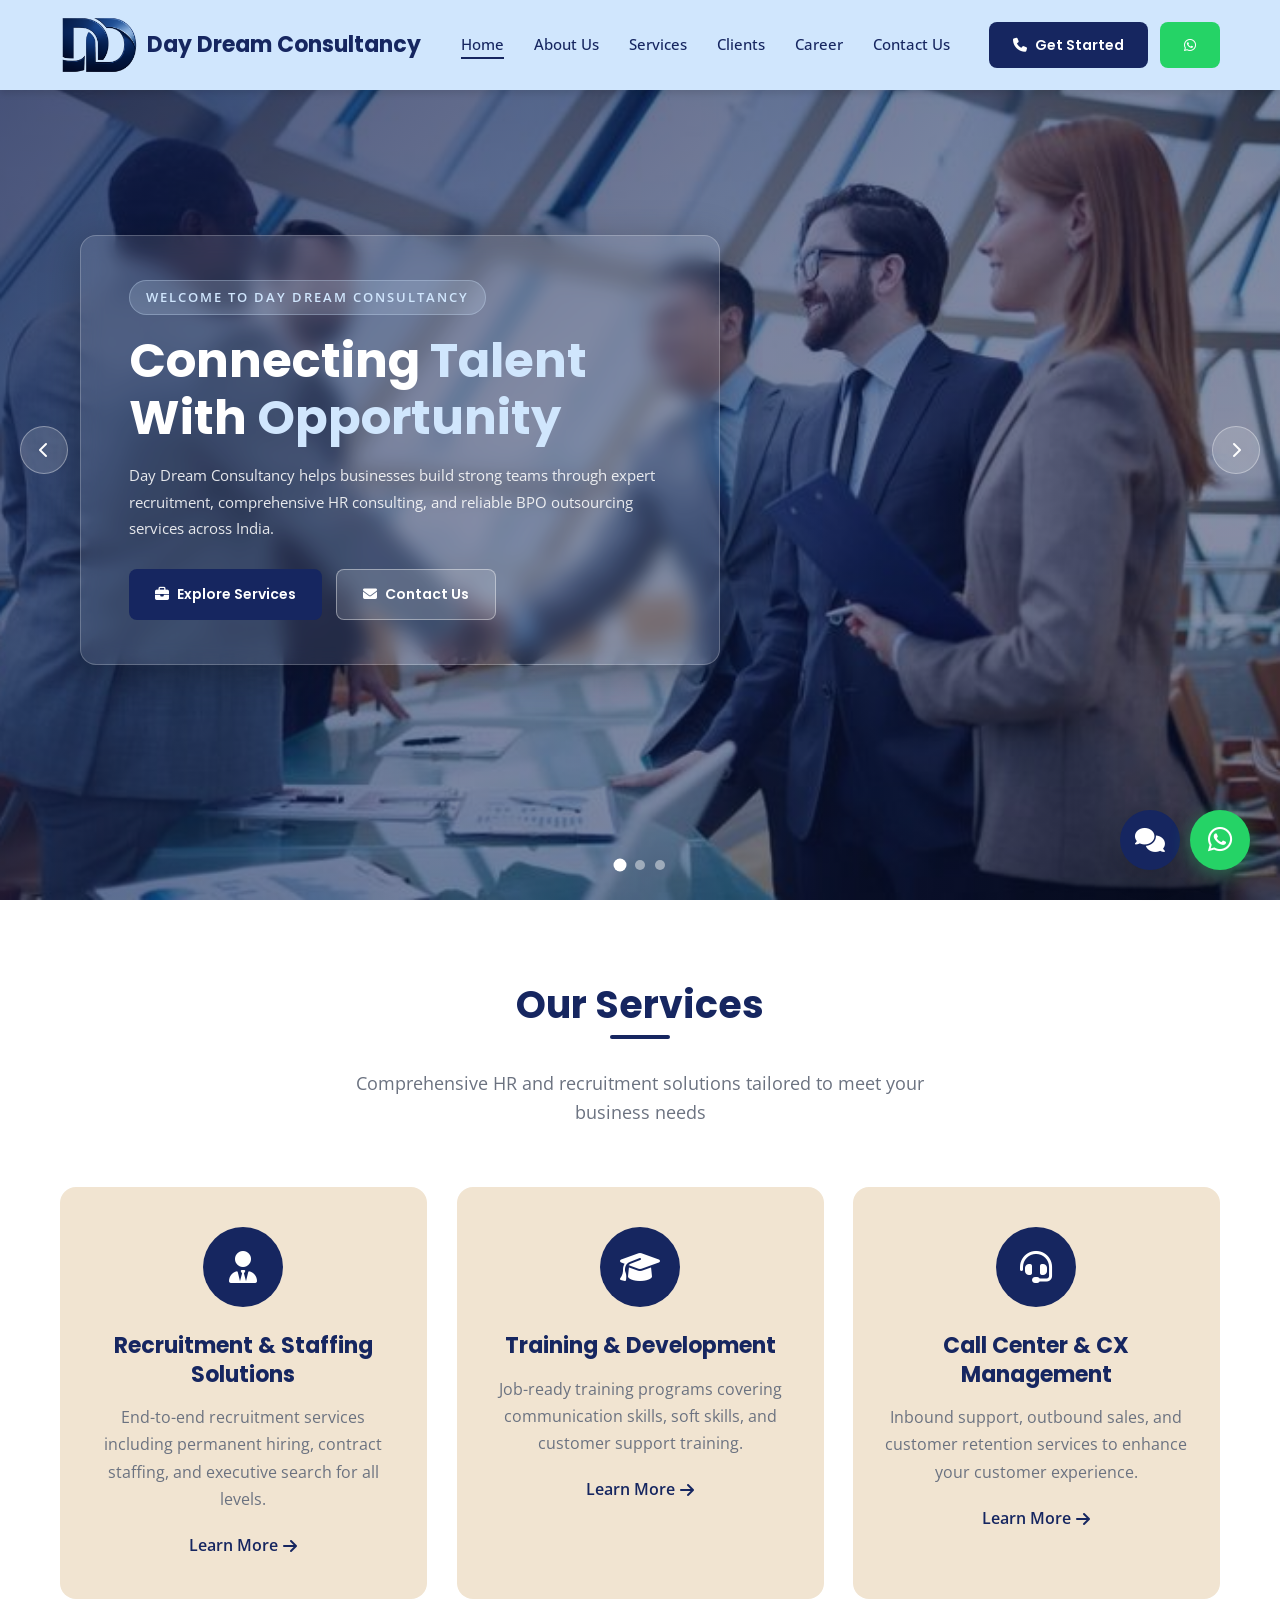
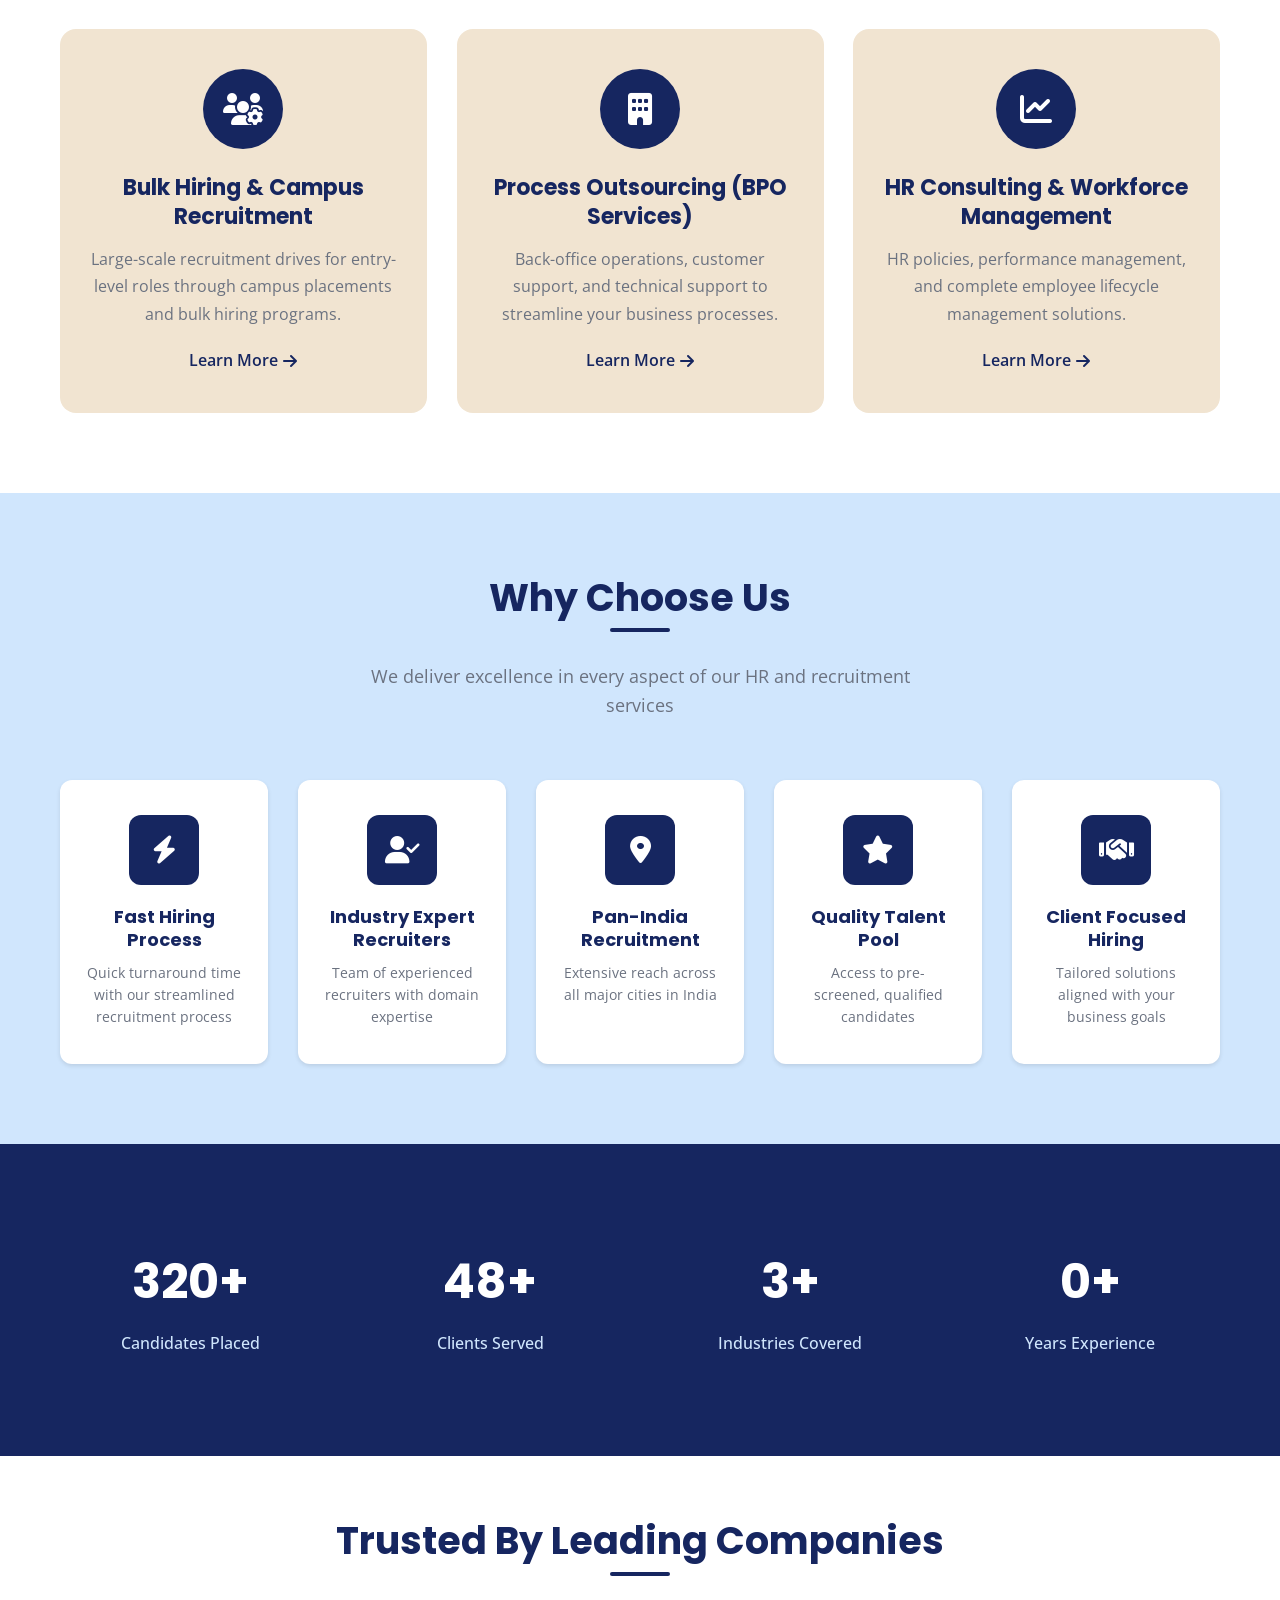
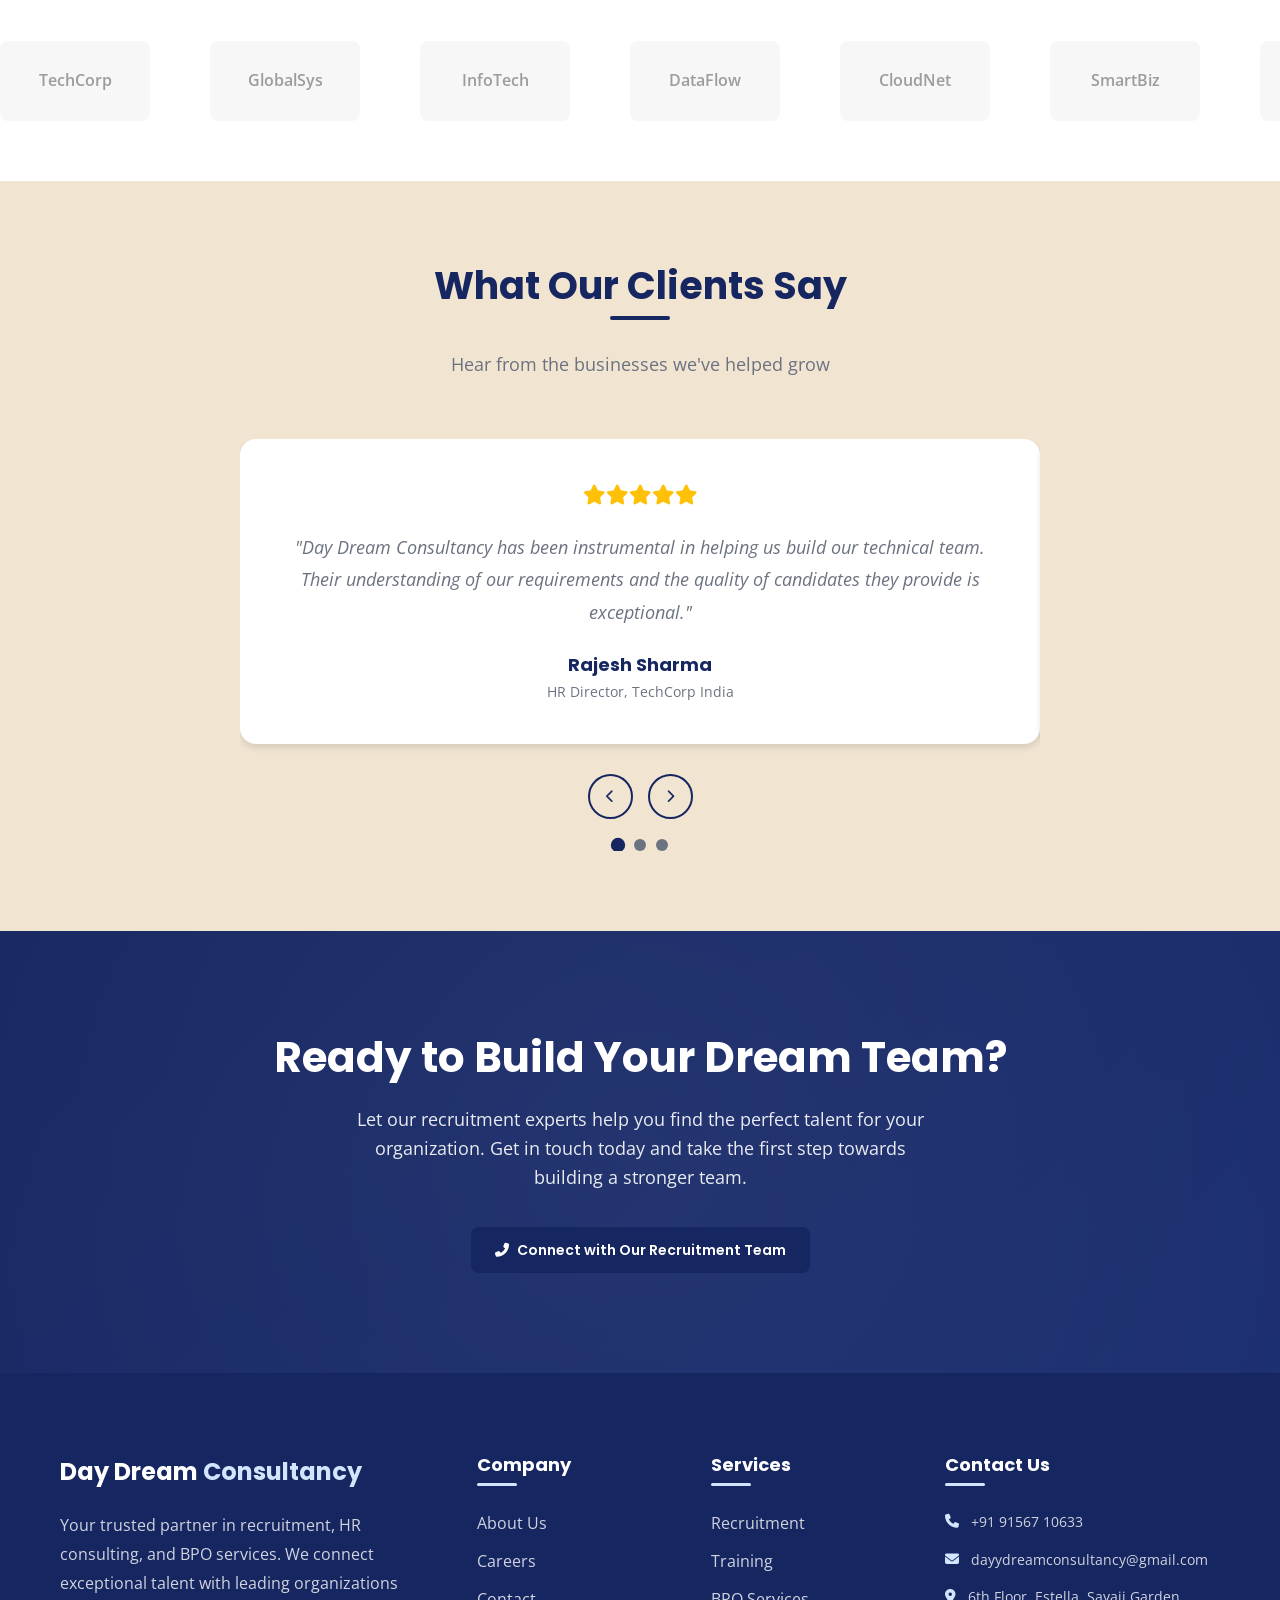
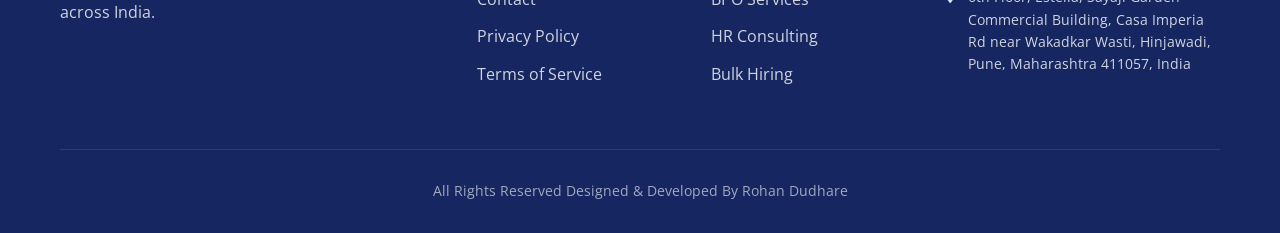
<file: index.html>
<!DOCTYPE html>
<html lang="en">
<head>
    <meta charset="UTF-8">
    <meta name="viewport" content="width=device-width, initial-scale=1.0">
    <meta name="description" content="Day Dream Consultancy - Professional recruitment, HR consulting, and BPO services helping businesses hire the right talent. Connecting talent with opportunity across India.">
    <meta name="keywords" content="HR consultancy, recruitment, BPO services, staffing solutions, workforce management, Day Dream Consultancy">
    <meta name="author" content="Day Dream Consultancy">
    <meta name="robots" content="index, follow">
    
    <!-- Open Graph Meta Tags -->
    <meta property="og:title" content="Day Dream Consultancy | Recruitment & BPO Solutions">
    <meta property="og:description" content="Professional recruitment, HR consulting, and BPO services helping businesses hire the right talent.">
    <meta property="og:type" content="website">
    <meta property="og:url" content="https://daydreamconsultancy.com">
    
    <title>Day Dream Consultancy | Recruitment & BPO Solutions</title>
    
    <!-- Google Fonts -->
    <link rel="preconnect" href="https://fonts.googleapis.com">
    <link rel="preconnect" href="https://fonts.gstatic.com" crossorigin>
    <link href="https://fonts.googleapis.com/css2?family=Open+Sans:wght@400;500;600&family=Poppins:wght@400;500;600;700&display=swap" rel="stylesheet">
    
    <!-- Font Awesome -->
    <link rel="stylesheet" href="https://cdnjs.cloudflare.com/ajax/libs/font-awesome/6.4.0/css/all.min.css">
    
    <!-- Custom CSS -->
    <link rel="stylesheet" href="css/style.css">
    
    <!-- Favicon -->
    <link rel="icon" type="image/png" href="data:image/svg+xml,%3Csvg xmlns='http://www.w3.org/2000/svg' viewBox='0 0 100 100'%3E%3Crect fill='%23162660' width='100' height='100' rx='15'/%3E%3Ctext x='50' y='65' font-family='Arial' font-size='45' font-weight='bold' text-anchor='middle' fill='white'%3EDD%3C/text%3E%3C/svg%3E">

    <style>
        /* ===== HERO SLIDER STYLES ===== */
        .hero-slider {
            position: relative;
            width: 100%;
            height: 100vh;
            min-height: 600px;
            overflow: hidden;
        }

        .slide {
            position: absolute;
            inset: 0;
            opacity: 0;
            transition: opacity 1s ease-in-out;
            z-index: 0;
        }

        .slide.active {
            opacity: 1;
            z-index: 1;
        }

        /* Background image fills the full slide */
        .slide-bg {
            position: absolute;
            inset: 0;
            background-size: cover;
            background-position: center;
            background-repeat: no-repeat;
        }

        /* Dark overlay for readability */
        .slide-overlay {
            position: absolute;
            inset: 0;
            background: linear-gradient(
                135deg,
                rgba(15, 30, 80, 0.78) 0%,
                rgba(15, 30, 80, 0.55) 50%,
                rgba(10, 20, 60, 0.45) 100%
            );
        }

        /* Content box centered/left-aligned */
        .slide-content {
            position: absolute;
            inset: 0;
            display: flex;
            align-items: center;
            z-index: 2;
        }

        .slide-content .container {
            width: 100%;
            max-width: 1200px;
            margin: 0 auto;
            padding: 0 40px;
        }

        .slide-info-box {
            max-width: 640px;
            background: rgba(255, 255, 255, 0.10);
            backdrop-filter: blur(10px);
            -webkit-backdrop-filter: blur(10px);
            border: 1px solid rgba(255, 255, 255, 0.22);
            border-radius: 16px;
            padding: 44px 48px;
            box-shadow: 0 8px 40px rgba(0,0,0,0.28);
            animation: slideBoxIn 0.8s ease 0.3s both;
        }

        @keyframes slideBoxIn {
            from { opacity: 0; transform: translateY(30px); }
            to   { opacity: 1; transform: translateY(0); }
        }

        .slide.active .slide-info-box {
            animation: slideBoxIn 0.8s ease 0.3s both;
        }

        .slide-subtitle {
            display: inline-block;
            background: rgba(208, 230, 253, 0.18);
            color: #D0E6FD;
            font-family: 'Open Sans', sans-serif;
            font-size: 13px;
            font-weight: 600;
            letter-spacing: 2px;
            text-transform: uppercase;
            padding: 6px 16px;
            border-radius: 50px;
            margin-bottom: 18px;
            border: 1px solid rgba(208,230,253,0.3);
        }

        .slide-title {
            font-family: 'Poppins', sans-serif;
            font-size: clamp(28px, 4vw, 48px);
            font-weight: 700;
            color: #ffffff;
            line-height: 1.18;
            margin: 0 0 16px 0;
        }

        .slide-title span {
            color: #D0E6FD;
        }

        .slide-description {
            font-family: 'Open Sans', sans-serif;
            font-size: 15px;
            color: rgba(255,255,255,0.88);
            line-height: 1.75;
            margin: 0 0 28px 0;
        }

        .slide-buttons {
            display: flex;
            gap: 14px;
            flex-wrap: wrap;
        }

        .slide-btn-primary {
            display: inline-flex;
            align-items: center;
            gap: 8px;
            background: #162660;
            color: #fff;
            font-family: 'Poppins', sans-serif;
            font-size: 14px;
            font-weight: 600;
            padding: 13px 26px;
            border-radius: 8px;
            text-decoration: none;
            transition: background 0.3s, transform 0.2s;
        }

        .slide-btn-primary:hover {
            background: #1a3080;
            transform: translateY(-2px);
        }

        .slide-btn-secondary {
            display: inline-flex;
            align-items: center;
            gap: 8px;
            background: rgba(255,255,255,0.15);
            color: #fff;
            font-family: 'Poppins', sans-serif;
            font-size: 14px;
            font-weight: 600;
            padding: 13px 26px;
            border-radius: 8px;
            text-decoration: none;
            border: 1px solid rgba(255,255,255,0.4);
            transition: background 0.3s, transform 0.2s;
        }

        .slide-btn-secondary:hover {
            background: rgba(255,255,255,0.25);
            transform: translateY(-2px);
        }

        /* ---- Slider Navigation Dots ---- */
        .slider-dots {
            position: absolute;
            bottom: 30px;
            left: 50%;
            transform: translateX(-50%);
            display: flex;
            gap: 10px;
            z-index: 10;
        }

        .slider-dot {
            width: 10px;
            height: 10px;
            border-radius: 50%;
            background: rgba(255,255,255,0.45);
            border: none;
            cursor: pointer;
            padding: 0;
            transition: background 0.3s, transform 0.3s;
        }

        .slider-dot.active {
            background: #fff;
            transform: scale(1.3);
        }

        /* ---- Slider Arrow Buttons ---- */
        .slider-arrow {
            position: absolute;
            top: 50%;
            transform: translateY(-50%);
            background: rgba(255,255,255,0.15);
            border: 1px solid rgba(255,255,255,0.35);
            color: #fff;
            width: 48px;
            height: 48px;
            border-radius: 50%;
            display: flex;
            align-items: center;
            justify-content: center;
            cursor: pointer;
            z-index: 10;
            transition: background 0.3s;
            font-size: 16px;
        }

        .slider-arrow:hover {
            background: rgba(255,255,255,0.30);
        }

        .slider-arrow.prev { left: 20px; }
        .slider-arrow.next { right: 20px; }

        /* ---- Progress Bar ---- */
        .slider-progress {
            position: absolute;
            bottom: 0;
            left: 0;
            height: 3px;
            background: #D0E6FD;
            z-index: 10;
            width: 0%;
            transition: width 0.05s linear;
        }

        @media (max-width: 768px) {
            .slide-info-box {
                padding: 28px 24px;
                max-width: 100%;
            }
            .hero-slider {
                height: 90vh;
                min-height: 500px;
            }
        }
    </style>
</head>
<body>
    <!-- Navigation -->
    <nav class="navbar">
        <div class="container">
            <a href="index.html" class="logo">
                <img src="images/logo.png" alt="Day Dream Logo" class="logo-img">
                <div class="logo-text">Day Dream <span>Consultancy</span></div>
            </a>
            
            <ul class="nav-menu">
                <li><a href="index.html" class="nav-link active">Home</a></li>
                <li><a href="about.html" class="nav-link">About Us</a></li>
                <li><a href="services.html" class="nav-link">Services</a></li>
                <li><a href="clients.html" class="nav-link">Clients</a></li>
                <li><a href="career.html" class="nav-link">Career</a></li>
                <li><a href="contact.html" class="nav-link">Contact Us</a></li>
              
                <div class="nav-buttons mobile-only">
                    <a href="contact.html" class="btn btn-primary">
                        <i class="fas fa-phone"></i> Get Started
                    </a>
                    <a href="https://wa.me/919156710633?text=Hello%20Day%20Dream%20Consultancy%20I%20am%20interested%20in%20your%20services" target="_blank" class="btn btn-whatsapp">
                        <i class="fab fa-whatsapp"></i> WhatsApp
                    </a>
                </div>
            </ul>
            
            <div class="nav-buttons desktop-only">
                <a href="contact.html" class="btn btn-primary">
                    <i class="fas fa-phone"></i> Get Started
                </a>
                <a href="https://wa.me/919156710633?text=Hello%20Day%20Dream%20Consultancy%20I%20am%20interested%20in%20your%20services" target="_blank" class="btn btn-whatsapp">
                    <i class="fab fa-whatsapp"></i>
                </a>
            </div>
            
            <div class="hamburger">
                <span></span>
                <span></span>
                <span></span>
            </div>
        </div>
    </nav>

    <!-- ===== HERO SLIDER SECTION ===== -->
    <section class="hero-slider" id="heroSlider">

        <!-- Slide 1: Team Strategy Meeting -->
        <div class="slide active" id="slide-1">
            <div class="slide-bg" style="background-image: url('images/1.jpg');"></div>
            <div class="slide-overlay"></div>
            <div class="slide-content">
                <div class="container">
                    <div class="slide-info-box">
                        <span class="slide-subtitle">Welcome to Day Dream Consultancy</span>
                        <h1 class="slide-title">Connecting <span>Talent</span> With <span>Opportunity</span></h1>
                        <p class="slide-description">
                            Day Dream Consultancy helps businesses build strong teams through expert recruitment, 
                            comprehensive HR consulting, and reliable BPO outsourcing services across India.
                        </p>
                        <div class="slide-buttons">
                            <a href="services.html" class="slide-btn-primary">
                                <i class="fas fa-briefcase"></i> Explore Services
                            </a>
                            <a href="contact.html" class="slide-btn-secondary">
                                <i class="fas fa-envelope"></i> Contact Us
                            </a>
                        </div>
                    </div>
                </div>
            </div>
        </div>

        <!-- Slide 2: Boardroom Handshake -->
        <div class="slide" id="slide-2">
            <div class="slide-bg" style="background-image: url('images/2.jpg');"></div>
            <div class="slide-overlay"></div>
            <div class="slide-content">
                <div class="container">
                    <div class="slide-info-box">
                        <span class="slide-subtitle">Building Partnerships</span>
                        <h1 class="slide-title">Your Trusted <span>Recruitment</span> Partner</h1>
                        <p class="slide-description">
                            We bridge the gap between exceptional talent and leading organizations. 
                            Our client-focused approach ensures every hire is the right fit for your business goals.
                        </p>
                        <div class="slide-buttons">
                            <a href="clients.html" class="slide-btn-primary">
                                <i class="fas fa-handshake"></i> Our Clients
                            </a>
                            <a href="about.html" class="slide-btn-secondary">
                                <i class="fas fa-info-circle"></i> About Us
                            </a>
                        </div>
                    </div>
                </div>
            </div>
        </div>

        <!-- Slide 3: Fractional COO / Professional Meeting -->
        <div class="slide" id="slide-3">
            <div class="slide-bg" style="background-image: url('images/3.jpg');"></div>
            <div class="slide-overlay"></div>
            <div class="slide-content">
                <div class="container">
                    <div class="slide-info-box">
                        <span class="slide-subtitle">Pan-India Staffing Solutions</span>
                        <h1 class="slide-title">Expert <span>HR Consulting</span> &amp; BPO <span>Services</span></h1>
                        <p class="slide-description">
                            From bulk hiring to workforce management — we deliver end-to-end staffing 
                            solutions tailored to your industry. 1000+ candidates placed across 12+ sectors.
                        </p>
                        <div class="slide-buttons">
                            <a href="career.html" class="slide-btn-primary">
                                <i class="fas fa-user-plus"></i> Apply for Jobs
                            </a>
                            <a href="services.html" class="slide-btn-secondary">
                                <i class="fas fa-chart-line"></i> Our Services
                            </a>
                        </div>
                    </div>
                </div>
            </div>
        </div>

        <!-- Arrow Buttons -->
        <button class="slider-arrow prev" id="sliderPrev" aria-label="Previous slide">
            <i class="fas fa-chevron-left"></i>
        </button>
        <button class="slider-arrow next" id="sliderNext" aria-label="Next slide">
            <i class="fas fa-chevron-right"></i>
        </button>

        <!-- Dots -->
        <div class="slider-dots">
            <button class="slider-dot active" data-slide="0" aria-label="Slide 1"></button>
            <button class="slider-dot" data-slide="1" aria-label="Slide 2"></button>
            <button class="slider-dot" data-slide="2" aria-label="Slide 3"></button>
        </div>

        <!-- Progress Bar -->
        <!-- <div class="slider-progress" id="sliderProgress"></div> -->
    </section>
    <!-- ===== END HERO SLIDER ===== -->

    <!-- Services Overview Section -->
    <section class="services-section section-padding">
        <div class="container">
            <div class="section-header fade-in-up">
                <h2>Our Services</h2>
                <p>Comprehensive HR and recruitment solutions tailored to meet your business needs</p>
            </div>
            
            <div class="services-grid">
                <div class="service-card fade-in-up">
                    <div class="service-icon"><i class="fas fa-user-tie"></i></div>
                    <h3>Recruitment & Staffing Solutions</h3>
                    <p>End-to-end recruitment services including permanent hiring, contract staffing, and executive search for all levels.</p>
                    <a href="services.html#recruitment" class="service-link">Learn More <i class="fas fa-arrow-right"></i></a>
                </div>
                <div class="service-card fade-in-up">
                    <div class="service-icon"><i class="fas fa-graduation-cap"></i></div>
                    <h3>Training & Development</h3>
                    <p>Job-ready training programs covering communication skills, soft skills, and customer support training.</p>
                    <a href="services.html#training" class="service-link">Learn More <i class="fas fa-arrow-right"></i></a>
                </div>
                <div class="service-card fade-in-up">
                    <div class="service-icon"><i class="fas fa-headset"></i></div>
                    <h3>Call Center & CX Management</h3>
                    <p>Inbound support, outbound sales, and customer retention services to enhance your customer experience.</p>
                    <a href="services.html#callcenter" class="service-link">Learn More <i class="fas fa-arrow-right"></i></a>
                </div>
                <div class="service-card fade-in-up">
                    <div class="service-icon"><i class="fas fa-users-cog"></i></div>
                    <h3>Bulk Hiring & Campus Recruitment</h3>
                    <p>Large-scale recruitment drives for entry-level roles through campus placements and bulk hiring programs.</p>
                    <a href="services.html#bulk" class="service-link">Learn More <i class="fas fa-arrow-right"></i></a>
                </div>
                <div class="service-card fade-in-up">
                    <div class="service-icon"><i class="fas fa-building"></i></div>
                    <h3>Process Outsourcing (BPO Services)</h3>
                    <p>Back-office operations, customer support, and technical support to streamline your business processes.</p>
                    <a href="services.html#bpo" class="service-link">Learn More <i class="fas fa-arrow-right"></i></a>
                </div>
                <div class="service-card fade-in-up">
                    <div class="service-icon"><i class="fas fa-chart-line"></i></div>
                    <h3>HR Consulting & Workforce Management</h3>
                    <p>HR policies, performance management, and complete employee lifecycle management solutions.</p>
                    <a href="services.html#hr" class="service-link">Learn More <i class="fas fa-arrow-right"></i></a>
                </div>
            </div>
        </div>
    </section>

    <!-- Why Choose Us Section -->
    <section class="why-choose-section section-padding">
        <div class="container">
            <div class="section-header fade-in-up">
                <h2>Why Choose Us</h2>
                <p>We deliver excellence in every aspect of our HR and recruitment services</p>
            </div>
            <div class="features-grid">
                <div class="feature-box fade-in-up">
                    <div class="feature-icon"><i class="fas fa-bolt"></i></div>
                    <h4>Fast Hiring Process</h4>
                    <p>Quick turnaround time with our streamlined recruitment process</p>
                </div>
                <div class="feature-box fade-in-up">
                    <div class="feature-icon"><i class="fas fa-user-check"></i></div>
                    <h4>Industry Expert Recruiters</h4>
                    <p>Team of experienced recruiters with domain expertise</p>
                </div>
                <div class="feature-box fade-in-up">
                    <div class="feature-icon"><i class="fas fa-map-marker-alt"></i></div>
                    <h4>Pan-India Recruitment</h4>
                    <p>Extensive reach across all major cities in India</p>
                </div>
                <div class="feature-box fade-in-up">
                    <div class="feature-icon"><i class="fas fa-star"></i></div>
                    <h4>Quality Talent Pool</h4>
                    <p>Access to pre-screened, qualified candidates</p>
                </div>
                <div class="feature-box fade-in-up">
                    <div class="feature-icon"><i class="fas fa-handshake"></i></div>
                    <h4>Client Focused Hiring</h4>
                    <p>Tailored solutions aligned with your business goals</p>
                </div>
            </div>
        </div>
    </section>

    <!-- Statistics Section -->
    <section class="statistics-section">
        <div class="container">
            <div class="statistics-grid">
                <div class="stat-item fade-in-up">
                    <span class="stat-number counter" data-target="1000" data-suffix="+">0</span>
                    <span class="stat-label">Candidates Placed</span>
                </div>
                <div class="stat-item fade-in-up">
                    <span class="stat-number counter" data-target="150" data-suffix="+">0</span>
                    <span class="stat-label">Clients Served</span>
                </div>
                <div class="stat-item fade-in-up">
                    <span class="stat-number counter" data-target="12" data-suffix="+">0</span>
                    <span class="stat-label">Industries Covered</span>
                </div>
                <div class="stat-item fade-in-up">
                    <span class="stat-number counter" data-target="3" data-suffix="+">0</span>
                    <span class="stat-label">Years Experience</span>
                </div>
            </div>
        </div>
    </section>

    <!-- Client Logo Slider -->
    <section class="clients-slider-section">
        <div class="container">
            <div class="section-header fade-in-up">
                <h2>Trusted By Leading Companies</h2>
            </div>
        </div>
        <div class="clients-slider">
            <div class="client-logo">TechCorp</div>
            <div class="client-logo">GlobalSys</div>
            <div class="client-logo">InfoTech</div>
            <div class="client-logo">DataFlow</div>
            <div class="client-logo">CloudNet</div>
            <div class="client-logo">SmartBiz</div>
            <div class="client-logo">NextGen</div>
            <div class="client-logo">ProServe</div>
        </div>
    </section>

    <!-- Testimonials Section -->
    <section class="testimonials-section section-padding">
        <div class="container">
            <div class="section-header fade-in-up">
                <h2>What Our Clients Say</h2>
                <p>Hear from the businesses we've helped grow</p>
            </div>
            <div class="testimonials-slider">
                <div class="testimonials-track">
                    <div class="testimonial-card">
                        <div class="testimonial-stars">
                            <i class="fas fa-star"></i><i class="fas fa-star"></i><i class="fas fa-star"></i><i class="fas fa-star"></i><i class="fas fa-star"></i>
                        </div>
                        <p class="testimonial-text">
                            "Day Dream Consultancy has been instrumental in helping us build our technical team. 
                            Their understanding of our requirements and the quality of candidates they provide is exceptional."
                        </p>
                        <div class="testimonial-author">
                            <h4>Rajesh Sharma</h4>
                            <span>HR Director, TechCorp India</span>
                        </div>
                    </div>
                    <div class="testimonial-card">
                        <div class="testimonial-stars">
                            <i class="fas fa-star"></i><i class="fas fa-star"></i><i class="fas fa-star"></i><i class="fas fa-star"></i><i class="fas fa-star"></i>
                        </div>
                        <p class="testimonial-text">
                            "The BPO services provided by Day Dream Consultancy have significantly improved our customer support operations. 
                            Their team is professional, responsive, and delivers results."
                        </p>
                        <div class="testimonial-author">
                            <h4>Priya Patel</h4>
                            <span>Operations Manager, Global Services</span>
                        </div>
                    </div>
                    <div class="testimonial-card">
                        <div class="testimonial-stars">
                            <i class="fas fa-star"></i><i class="fas fa-star"></i><i class="fas fa-star"></i><i class="fas fa-star"></i><i class="fas fa-star-half-alt"></i>
                        </div>
                        <p class="testimonial-text">
                            "We partnered with Day Dream for our campus recruitment program and the results were outstanding. 
                            They helped us hire 50+ fresh graduates in just two months."
                        </p>
                        <div class="testimonial-author">
                            <h4>Amit Kumar</h4>
                            <span>Talent Acquisition Head, InfoTech Solutions</span>
                        </div>
                    </div>
                </div>
                <div class="testimonial-nav">
                    <button class="testimonial-prev" aria-label="Previous testimonial"><i class="fas fa-chevron-left"></i></button>
                    <button class="testimonial-next" aria-label="Next testimonial"><i class="fas fa-chevron-right"></i></button>
                </div>
                <div class="testimonial-dots">
                    <span class="dot active"></span>
                    <span class="dot"></span>
                    <span class="dot"></span>
                </div>
            </div>
        </div>
    </section>

    <!-- CTA Section -->
    <section class="cta-section">
        <div class="container">
            <div class="cta-content fade-in-up">
                <h2>Ready to Build Your Dream Team?</h2>
                <p>Let our recruitment experts help you find the perfect talent for your organization. 
                   Get in touch today and take the first step towards building a stronger team.</p>
                <a href="contact.html" class="btn btn-primary">
                    <i class="fas fa-phone-alt"></i> Connect with Our Recruitment Team
                </a>
            </div>
        </div>
    </section>

    <!-- Footer -->
    <footer class="footer">
        <div class="container">
            <div class="footer-grid">
                <div class="footer-brand">
                    <div class="logo-text" style="color: white; font-size: 24px; margin-bottom: 20px;">
                        Day Dream <span style="color: #D0E6FD;">Consultancy</span>
                    </div>
                    <p>Your trusted partner in recruitment, HR consulting, and BPO services. 
                        We connect exceptional talent with leading organizations across India.</p>
                </div>
                <div>
                    <h4 class="footer-title">Company</h4>
                    <ul class="footer-links">
                        <li><a href="about.html">About Us</a></li>
                        <li><a href="career.html">Careers</a></li>
                        <li><a href="contact.html">Contact</a></li>
                        <li><a href="privacy.html">Privacy Policy</a></li>
                        <li><a href="terms.html">Terms of Service</a></li>
                    </ul>
                </div>
                <div>
                    <h4 class="footer-title">Services</h4>
                    <ul class="footer-links">
                        <li><a href="services.html#recruitment">Recruitment</a></li>
                        <li><a href="services.html#training">Training</a></li>
                        <li><a href="services.html#bpo">BPO Services</a></li>
                        <li><a href="services.html#hr">HR Consulting</a></li>
                        <li><a href="services.html#bulk">Bulk Hiring</a></li>
                    </ul>
                </div>
                <div>
                    <h4 class="footer-title">Contact Us</h4>
                    <ul class="footer-contact">
                        <li>
                            <a href="tel:+919156710633">
                                <i class="fas fa-phone"></i>
                                <span>+91 91567 10633</span>
                            </a>
                        </li>
                        <li>
                            <a href="mailto:dayydreamconsultancy@gmail.com">
                                <i class="fas fa-envelope"></i>
                                <span>dayydreamconsultancy@gmail.com</span>
                            </a>
                        </li>
                        <li>
                            <a href="https://www.google.com/maps/place/11COWORK+Hinjewadi/@18.5939895,73.7477872,839m/data=!3m2!1e3!4b1!4m6!3m5!1s0x3bc2b9349d53f7e3:0xcad4aa7a292416b!8m2!3d18.5939895!4d73.7503621!16s%2Fg%2F11lcqv0k4y?entry=ttu&g_ep=EgoyMDI2MDMxOC4xIKXMDSoASAFQAw%3D%3D" target="_blank">
                                <i class="fas fa-map-marker-alt"></i>
                                <span>6th Floor, Estella, Sayaji Garden Commercial Building, Casa Imperia Rd near Wakadkar Wasti, Hinjawadi, Pune, Maharashtra 411057, India</span>
                            </a>
                        </li>
                    </ul>
                </div>
            </div>
            <div class="footer-bottom">
                <p>All Rights Reserved Designed & Developed By Rohan Dudhare</p>
            </div>
        </div>
    </footer>

    <!-- Floating WhatsApp Button -->
    <a href="https://wa.me/919156710633?text=Hello%20Day%20Dream%20Consultancy%20I%20am%20interested%20in%20your%20services" 
       target="_blank" class="whatsapp-float" aria-label="Chat on WhatsApp">
        <i class="fab fa-whatsapp"></i>
    </a>

    <!-- Chatbot Widget -->
    <div class="chatbot-widget">
        <button class="chatbot-toggle" aria-label="Open chat">
            <i class="fas fa-comments"></i>
        </button>
        <div class="chatbot-window">
            <div class="chatbot-header">
                <h4>Day Dream Support</h4>
                <p>How can we help you today?</p>
            </div>
            <div class="chatbot-body">
                <div class="chatbot-message">
                    <p>Hello! Welcome to Day Dream Consultancy. Please select an option below:</p>
                </div>
                <div class="chatbot-options">
                    <div class="chatbot-option" data-action="hiring"><i class="fas fa-briefcase"></i> Hiring Support</div>
                    <div class="chatbot-option" data-action="job"><i class="fas fa-user"></i> Apply for Job</div>
                    <div class="chatbot-option" data-action="training"><i class="fas fa-graduation-cap"></i> Training Programs</div>
                    <div class="chatbot-option" data-action="hr"><i class="fas fa-headset"></i> Talk to HR</div>
                </div>
            </div>
        </div>
    </div>

    <!-- Custom JavaScript -->
    <script src="js/script.js"></script>

    <!-- Hero Slider JavaScript -->
    <script>
        (function () {
            const slides = document.querySelectorAll('#heroSlider .slide');
            const dots   = document.querySelectorAll('#heroSlider .slider-dot');
            const progress = document.getElementById('sliderProgress');
            const INTERVAL = 3000; // 3 seconds
            let current = 0;
            let timer = null;
            let progressTimer = null;
            let progressStart = null;

            function goTo(index) {
                slides[current].classList.remove('active');
                dots[current].classList.remove('active');
                current = (index + slides.length) % slides.length;
                slides[current].classList.add('active');
                dots[current].classList.add('active');
                resetProgress();
            }

            function next() { goTo(current + 1); }
            function prev() { goTo(current - 1); }

            function resetProgress() {
                clearInterval(progressTimer);
                progress.style.transition = 'none';
                progress.style.width = '0%';
                // Small delay to allow reset to render
                setTimeout(() => {
                    progress.style.transition = 'width ' + INTERVAL + 'ms linear';
                    progress.style.width = '100%';
                }, 30);
            }

            function startAuto() {
                clearInterval(timer);
                timer = setInterval(next, INTERVAL);
                resetProgress();
            }

            // Dot clicks
            dots.forEach((dot, i) => {
                dot.addEventListener('click', () => {
                    goTo(i);
                    startAuto();
                });
            });

            // Arrow clicks
            document.getElementById('sliderPrev').addEventListener('click', () => { prev(); startAuto(); });
            document.getElementById('sliderNext').addEventListener('click', () => { next(); startAuto(); });

            // Pause on hover
            const slider = document.getElementById('heroSlider');
            slider.addEventListener('mouseenter', () => clearInterval(timer));
            slider.addEventListener('mouseleave', startAuto);

            // Start
            startAuto();
        })();
    </script>

    <style>
        @media (min-width: 769px) { .mobile-only { display: none !important; } }
        @media (max-width: 768px) { .desktop-only { display: none !important; } }
    </style>
</body>
</html>
</file>
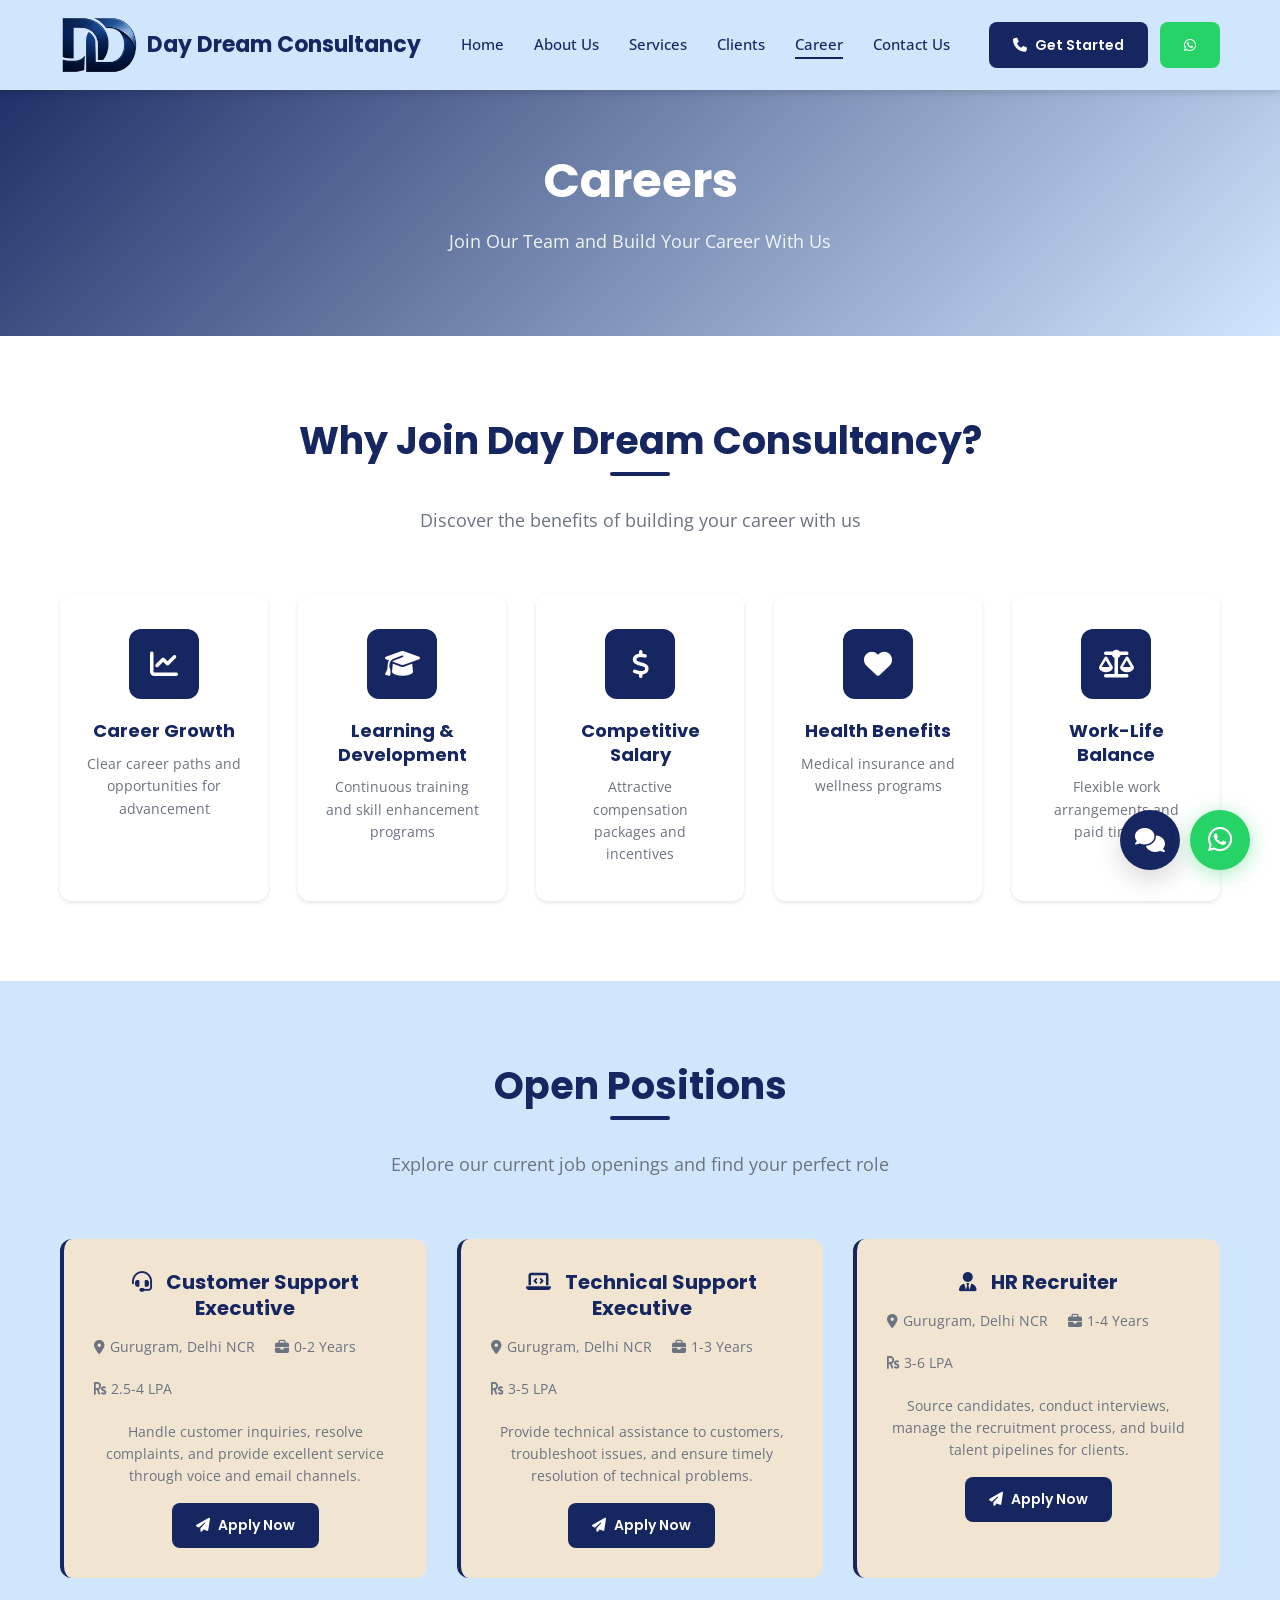
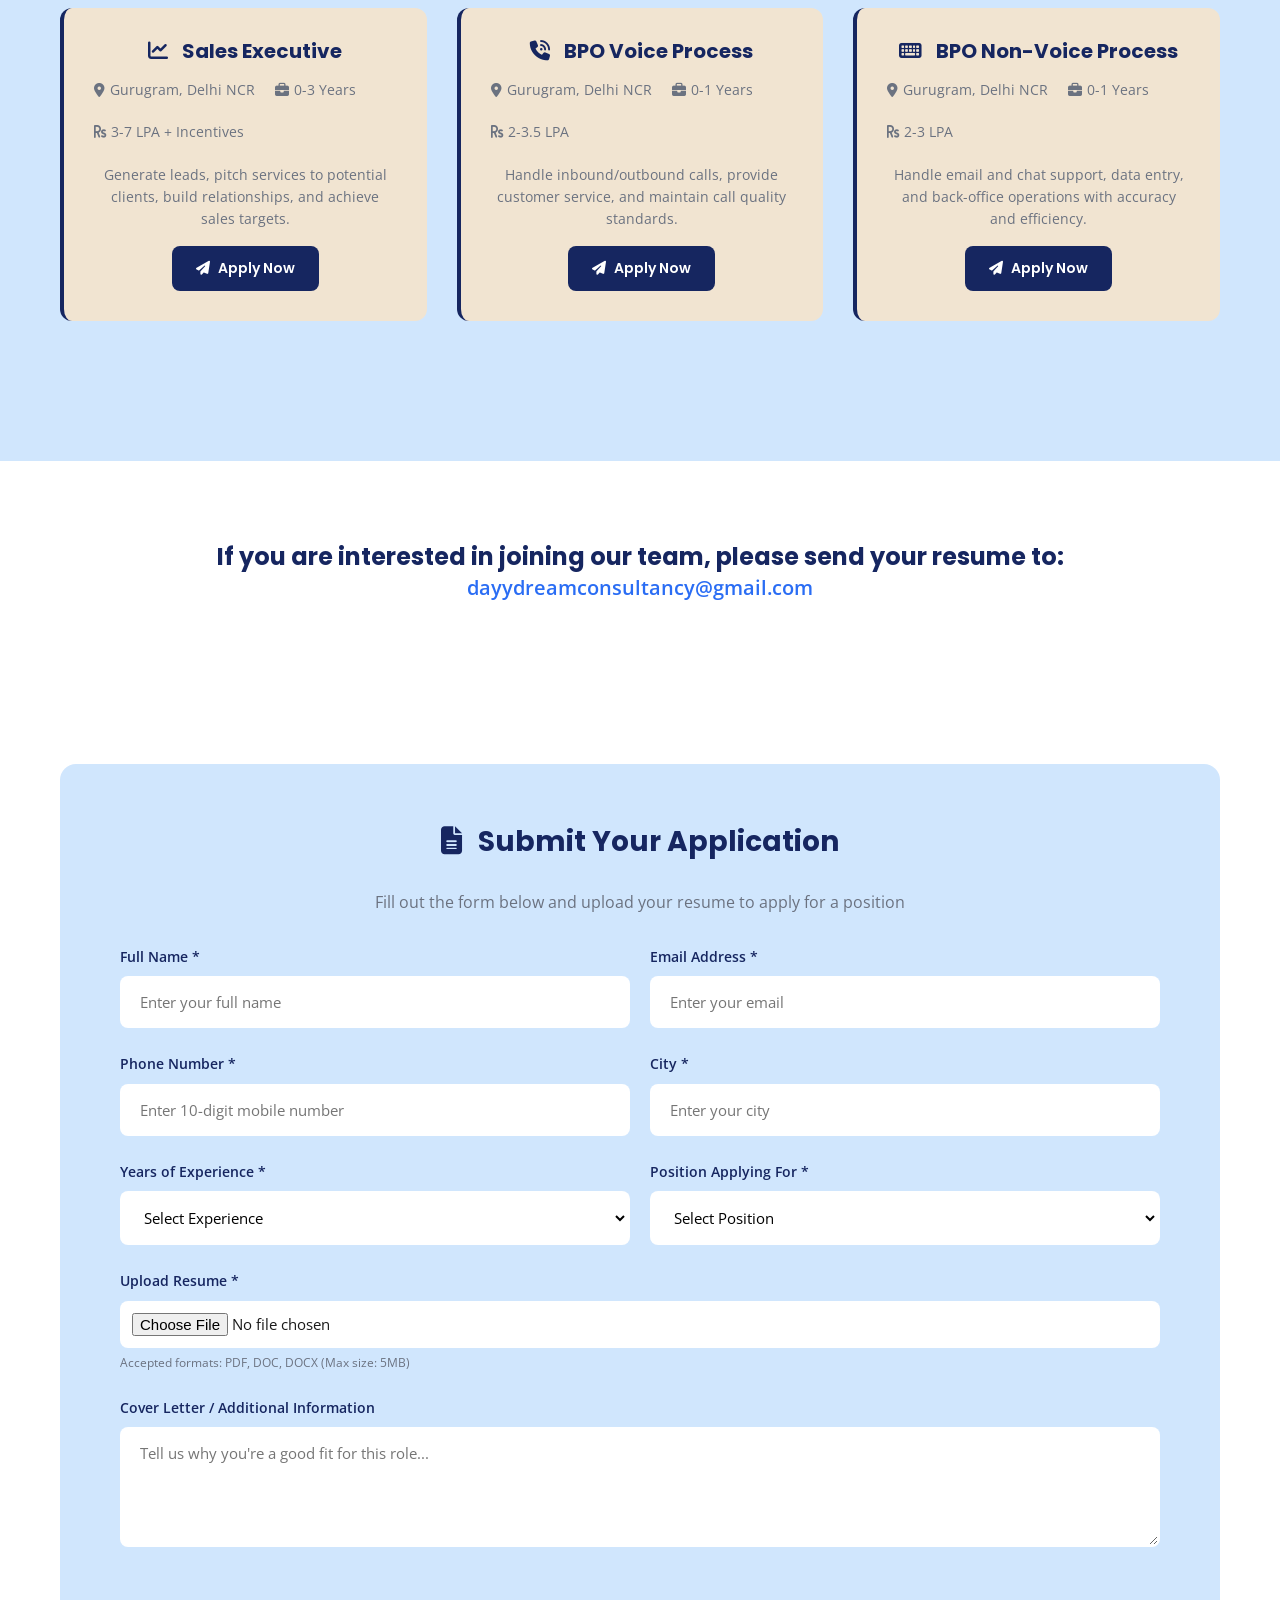
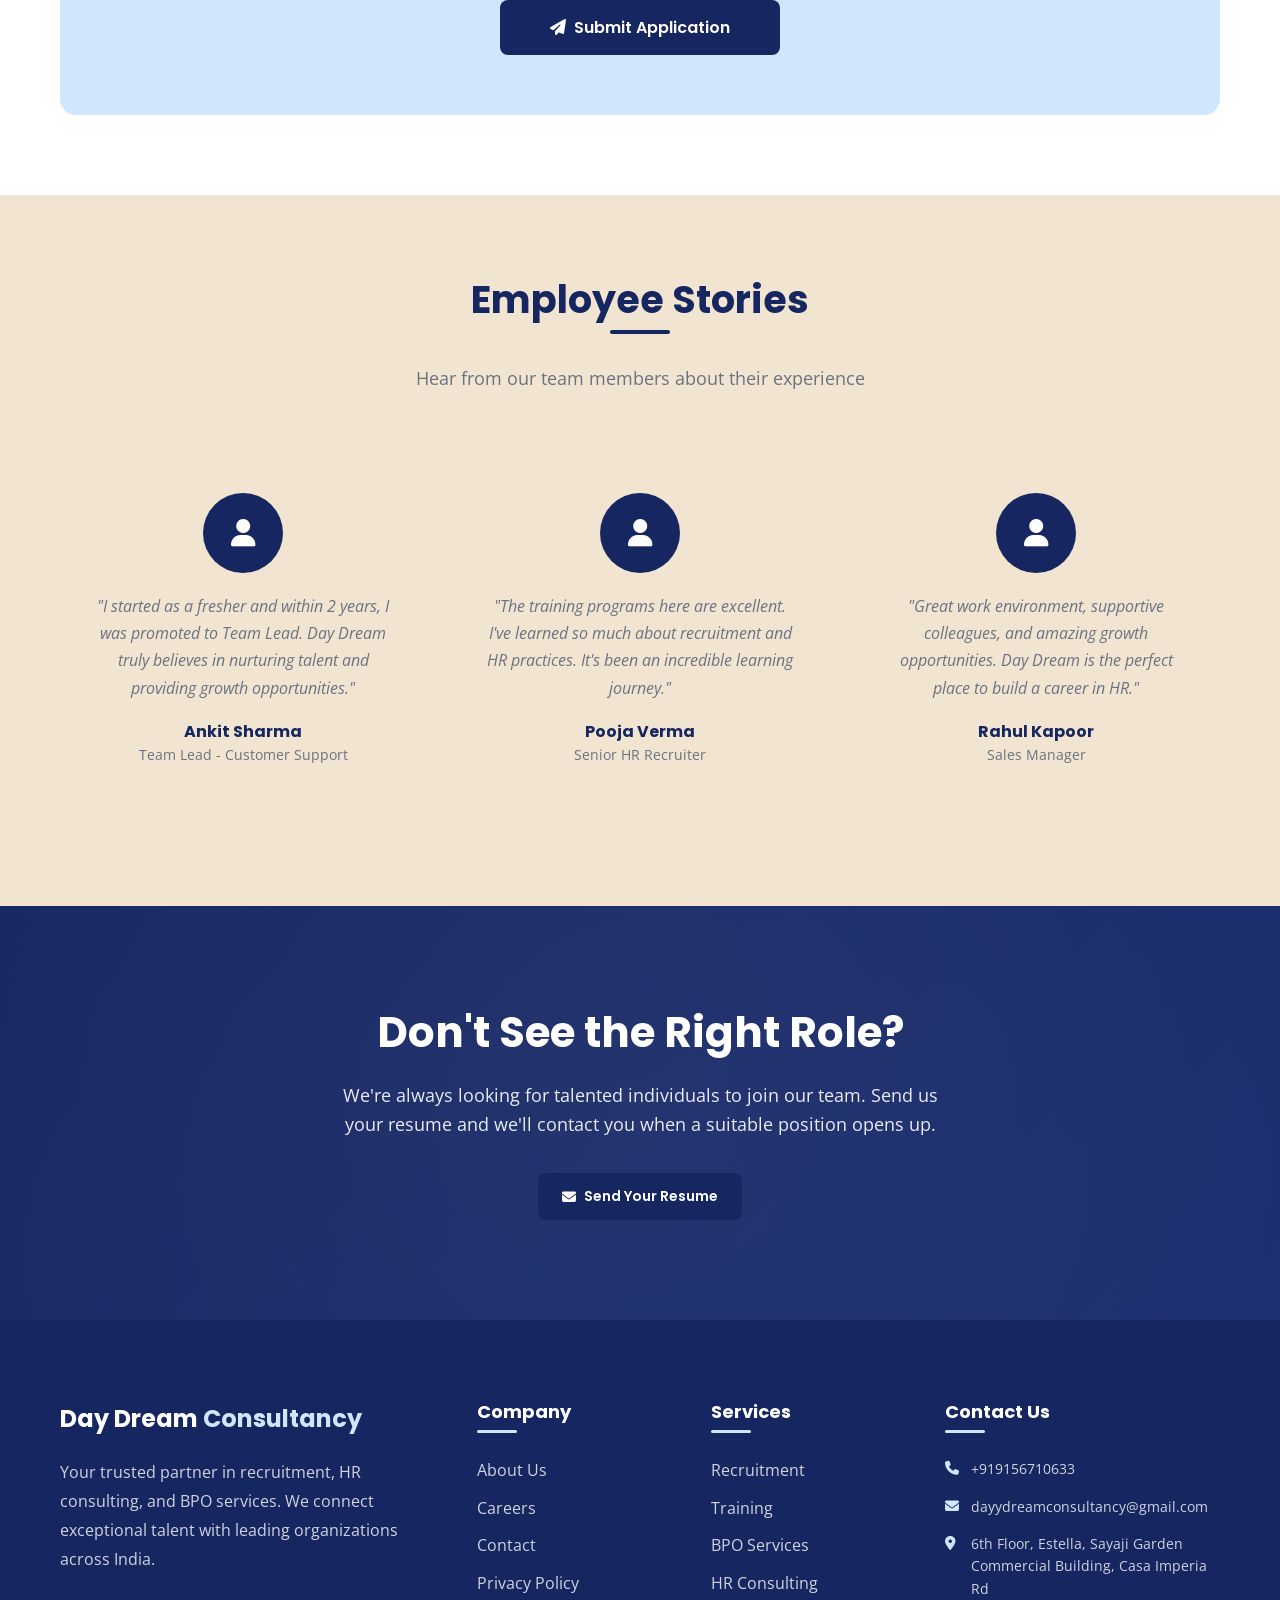
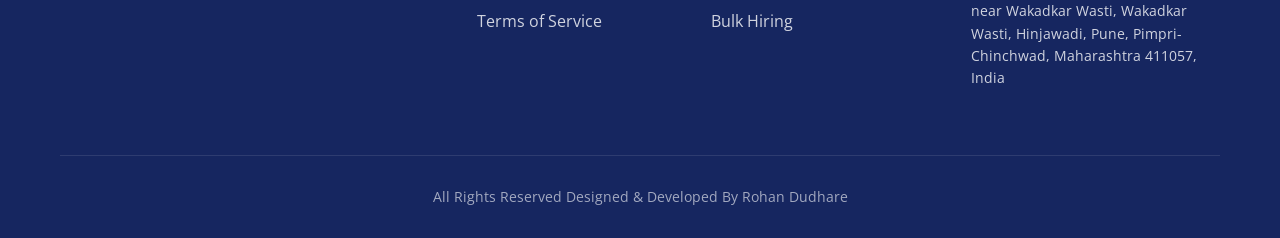
<file: career.html>
<!DOCTYPE html>
<html lang="en">
<head>
    <meta charset="UTF-8">
    <meta name="viewport" content="width=device-width, initial-scale=1.0">
    <meta name="description" content="Careers at Day Dream Consultancy - Explore job opportunities and apply for positions in HR, BPO, and recruitment.">
    <meta name="keywords" content="Jobs, careers, Day Dream Consultancy jobs, recruitment jobs, BPO jobs, HR jobs">
    <meta name="author" content="Day Dream Consultancy">
    
    <title>Careers | Day Dream Consultancy</title>
    
    <!-- Google Fonts -->
    <link rel="preconnect" href="https://fonts.googleapis.com">
    <link rel="preconnect" href="https://fonts.gstatic.com" crossorigin>
    <link href="https://fonts.googleapis.com/css2?family=Open+Sans:wght@400;500;600&family=Poppins:wght@400;500;600;700&display=swap" rel="stylesheet">
    
    <!-- Font Awesome -->
    <link rel="stylesheet" href="https://cdnjs.cloudflare.com/ajax/libs/font-awesome/6.4.0/css/all.min.css">
    
    <!-- Custom CSS -->
    <link rel="stylesheet" href="css/style.css">
    
    <!-- Favicon -->
    <link rel="icon" type="image/png" href="data:image/svg+xml,%3Csvg xmlns='http://www.w3.org/2000/svg' viewBox='0 0 100 100'%3E%3Crect fill='%23162660' width='100' height='100' rx='15'/%3E%3Ctext x='50' y='65' font-family='Arial' font-size='45' font-weight='bold' text-anchor='middle' fill='white'%3EDD%3C/text%3E%3C/svg%3E">
</head>
<body>
    <!-- Navigation -->
    <nav class="navbar">
        <div class="container">
            <a href="index.html" class="logo">
    <img src="images/logo.png" alt="Day Dream Logo" class="logo-img">
                <div class="logo-text">Day Dream <span>Consultancy</span></div>
            </a>
            
            <ul class="nav-menu">
                <li><a href="index.html" class="nav-link">Home</a></li>
                <li><a href="about.html" class="nav-link">About Us</a></li>
                <li><a href="services.html" class="nav-link">Services</a></li>
                <li><a href="clients.html" class="nav-link">Clients</a></li>
                <li><a href="career.html" class="nav-link active">Career</a></li>
                <li><a href="contact.html" class="nav-link">Contact Us</a></li>
            
                <div class="nav-buttons mobile-only">
                    <a href="contact.html" class="btn btn-primary">
                        <i class="fas fa-phone"></i> Get Started
                    </a>
                    <a href="https://wa.me/919156710633?text=Hello%20Day%20Dream%20Consultancy%20I%20am%20interested%20in%20your%20services" target="_blank" class="btn btn-whatsapp">
                        <i class="fab fa-whatsapp"></i> WhatsApp
                    </a>
                </div>
            </ul>
            
  <div class="nav-buttons desktop-only">
                <a href="contact.html" class="btn btn-primary">
                    <i class="fas fa-phone"></i> Get Started
                </a>
                <a href="https://wa.me/919156710633?text=Hello%20Day%20Dream%20Consultancy%20I%20am%20interested%20in%20your%20services" target="_blank" class="btn btn-whatsapp">
                    <i class="fab fa-whatsapp"></i>
                </a>
            </div>
            
            <div class="hamburger">
                <span></span>
                <span></span>
                <span></span>
            </div>
        </div>
    </nav>

    <!-- Page Header -->
    <header class="page-header">
        <div class="container">
            <h1>Careers</h1>
            <p>Join Our Team and Build Your Career With Us</p>
        </div>
    </header>

    <!-- Why Join Us Section -->
    <section class="section-padding" style="background: #fff;">
        <div class="container">
            <div class="section-header fade-in-up">
                <h2>Why Join Day Dream Consultancy?</h2>
                <p>Discover the benefits of building your career with us</p>
            </div>
            
            <div class="features-grid">
                <div class="feature-box fade-in-up">
                    <div class="feature-icon">
                        <i class="fas fa-chart-line"></i>
                    </div>
                    <h4>Career Growth</h4>
                    <p>Clear career paths and opportunities for advancement</p>
                </div>
                
                <div class="feature-box fade-in-up">
                    <div class="feature-icon">
                        <i class="fas fa-graduation-cap"></i>
                    </div>
                    <h4>Learning & Development</h4>
                    <p>Continuous training and skill enhancement programs</p>
                </div>
                
                <div class="feature-box fade-in-up">
                    <div class="feature-icon">
                        <i class="fas fa-dollar-sign"></i>
                    </div>
                    <h4>Competitive Salary</h4>
                    <p>Attractive compensation packages and incentives</p>
                </div>
                
                <div class="feature-box fade-in-up">
                    <div class="feature-icon">
                        <i class="fas fa-heart"></i>
                    </div>
                    <h4>Health Benefits</h4>
                    <p>Medical insurance and wellness programs</p>
                </div>
                
                <div class="feature-box fade-in-up">
                    <div class="feature-icon">
                        <i class="fas fa-balance-scale"></i>
                    </div>
                    <h4>Work-Life Balance</h4>
                    <p>Flexible work arrangements and paid time off</p>
                </div>
            </div>
        </div>
    </section>

    <!-- Open Positions Section -->
    <section class="career-section" style="background: #D0E6FD;">
        <div class="container">
            <div class="section-header fade-in-up">
                <h2>Open Positions</h2>
                <p>Explore our current job openings and find your perfect role</p>
            </div>
            
            <div class="jobs-grid">
                <!-- Job 1 -->
                <div class="job-card fade-in-up">
                    <h4><i class="fas fa-headset" style="color: #162660; margin-right: 10px;"></i> Customer Support Executive</h4>
                    <div class="job-meta">
                        <span><i class="fas fa-map-marker-alt"></i> Gurugram, Delhi NCR</span>
                        <span><i class="fas fa-briefcase"></i> 0-2 Years</span>
                        <span><i class="fas fa-rupee-sign"></i> 2.5-4 LPA</span>
                    </div>
                    <p style="color: #6B7280; margin-bottom: 15px; font-size: 14px;">
                        Handle customer inquiries, resolve complaints, and provide excellent service through voice and email channels.
                    </p>
                    <button class="btn btn-royal apply-btn" data-position="Customer Support Executive">
                        <i class="fas fa-paper-plane"></i> Apply Now
                    </button>
                </div>
                
                <!-- Job 2 -->
                <div class="job-card fade-in-up">
                    <h4><i class="fas fa-laptop-code" style="color: #162660; margin-right: 10px;"></i> Technical Support Executive</h4>
                    <div class="job-meta">
                        <span><i class="fas fa-map-marker-alt"></i> Gurugram, Delhi NCR</span>
                        <span><i class="fas fa-briefcase"></i> 1-3 Years</span>
                        <span><i class="fas fa-rupee-sign"></i> 3-5 LPA</span>
                    </div>
                    <p style="color: #6B7280; margin-bottom: 15px; font-size: 14px;">
                        Provide technical assistance to customers, troubleshoot issues, and ensure timely resolution of technical problems.
                    </p>
                    <button class="btn btn-royal apply-btn" data-position="Technical Support Executive">
                        <i class="fas fa-paper-plane"></i> Apply Now
                    </button>
                </div>
                
                <!-- Job 3 -->
                <div class="job-card fade-in-up">
                    <h4><i class="fas fa-user-tie" style="color: #162660; margin-right: 10px;"></i> HR Recruiter</h4>
                    <div class="job-meta">
                        <span><i class="fas fa-map-marker-alt"></i> Gurugram, Delhi NCR</span>
                        <span><i class="fas fa-briefcase"></i> 1-4 Years</span>
                        <span><i class="fas fa-rupee-sign"></i> 3-6 LPA</span>
                    </div>
                    <p style="color: #6B7280; margin-bottom: 15px; font-size: 14px;">
                        Source candidates, conduct interviews, manage the recruitment process, and build talent pipelines for clients.
                    </p>
                    <button class="btn btn-royal apply-btn" data-position="HR Recruiter">
                        <i class="fas fa-paper-plane"></i> Apply Now
                    </button>
                </div>
                
                <!-- Job 4 -->
                <div class="job-card fade-in-up">
                    <h4><i class="fas fa-chart-line" style="color: #162660; margin-right: 10px;"></i> Sales Executive</h4>
                    <div class="job-meta">
                        <span><i class="fas fa-map-marker-alt"></i> Gurugram, Delhi NCR</span>
                        <span><i class="fas fa-briefcase"></i> 0-3 Years</span>
                        <span><i class="fas fa-rupee-sign"></i> 3-7 LPA + Incentives</span>
                    </div>
                    <p style="color: #6B7280; margin-bottom: 15px; font-size: 14px;">
                        Generate leads, pitch services to potential clients, build relationships, and achieve sales targets.
                    </p>
                    <button class="btn btn-royal apply-btn" data-position="Sales Executive">
                        <i class="fas fa-paper-plane"></i> Apply Now
                    </button>
                </div>
                
                <!-- Job 5 -->
                <div class="job-card fade-in-up">
                    <h4><i class="fas fa-phone-volume" style="color: #162660; margin-right: 10px;"></i> BPO Voice Process</h4>
                    <div class="job-meta">
                        <span><i class="fas fa-map-marker-alt"></i> Gurugram, Delhi NCR</span>
                        <span><i class="fas fa-briefcase"></i> 0-1 Years</span>
                        <span><i class="fas fa-rupee-sign"></i> 2-3.5 LPA</span>
                    </div>
                    <p style="color: #6B7280; margin-bottom: 15px; font-size: 14px;">
                        Handle inbound/outbound calls, provide customer service, and maintain call quality standards.
                    </p>
                    <button class="btn btn-royal apply-btn" data-position="BPO Voice Process">
                        <i class="fas fa-paper-plane"></i> Apply Now
                    </button>
                </div>
                
                <!-- Job 6 -->
                <div class="job-card fade-in-up">
                    <h4><i class="fas fa-keyboard" style="color: #162660; margin-right: 10px;"></i> BPO Non-Voice Process</h4>
                    <div class="job-meta">
                        <span><i class="fas fa-map-marker-alt"></i> Gurugram, Delhi NCR</span>
                        <span><i class="fas fa-briefcase"></i> 0-1 Years</span>
                        <span><i class="fas fa-rupee-sign"></i> 2-3 LPA</span>
                    </div>
                    <p style="color: #6B7280; margin-bottom: 15px; font-size: 14px;">
                        Handle email and chat support, data entry, and back-office operations with accuracy and efficiency.
                    </p>
                    <button class="btn btn-royal apply-btn" data-position="BPO Non-Voice Process">
                        <i class="fas fa-paper-plane"></i> Apply Now
                    </button>
                </div>
            </div>
        </div>
    </section>

    <div class="career-section">
    <h2>If you are interested in joining our team, please send your resume to:</h2>
    <p>
        <a href="mailto:dayydreamconsultancy@gmail.com">dayydreamconsultancy@gmail.com</a>
    </p>
</div> 

    <!-- Job Application Form -->
    <section class="section-padding" style="background: #fff;">
        <div class="container">
            <div class="application-section fade-in-up">
                <h3><i class="fas fa-file-alt" style="margin-right: 10px;"></i> Submit Your Application</h3>
                <p style="text-align: center; color: #6B7280; margin-bottom: 30px;">
                    Fill out the form below and upload your resume to apply for a position
                </p>
                
                <form id="careerForm" enctype="multipart/form-data" novalidate>
                    <div class="form-grid">
                        <div class="form-group">
                            <label for="fullName">Full Name *</label>
                            <input type="text" id="fullName" name="fullName" placeholder="Enter your full name" required minlength="4" maxlength="30" pattern="[A-Za-z\s]+" oninput="this.value = this.value.replace(/[^A-Za-z\s]/g, '')">
                        </div>
                        
                        <div class="form-group">
                            <label for="email">Email Address *</label>
                            <input type="email" id="email" name="email" placeholder="Enter your email" required>
                        </div>
                        
                        <div class="form-group">
                            <label for="phone">Phone Number *</label>
                            <input type="tel" id="phone" name="phone" placeholder="Enter 10-digit mobile number" required minlength="10" maxlength="10" pattern="\d{10}" oninput="this.value = this.value.replace(/[^0-9]/g, '')">
                        </div>
                        
                        <div class="form-group">
                            <label for="city">City *</label>
                            <input type="text" id="city" name="city" placeholder="Enter your city" required pattern="[A-Za-z\s]+" oninput="this.value = this.value.replace(/[^A-Za-z\s]/g, '')">
                        </div>
                        
                        <div class="form-group">
                            <label for="experience">Years of Experience *</label>
                            <select id="experience" name="experience" required>
                                <option value="">Select Experience</option>
                                <option value="fresher">Fresher</option>
                                <option value="0-1">0-1 Years</option>
                                <option value="1-3">1-3 Years</option>
                                <option value="3-5">3-5 Years</option>
                                <option value="5+">5+ Years</option>
                            </select>
                        </div>
                        
                        <div class="form-group">
                            <label for="position">Position Applying For *</label>
                            <select id="position" name="position" required>
                                <option value="">Select Position</option>
                                <option value="Customer Support Executive">Customer Support Executive</option>
                                <option value="Technical Support Executive">Technical Support Executive</option>
                                <option value="HR Recruiter">HR Recruiter</option>
                                <option value="Sales Executive">Sales Executive</option>
                                <option value="BPO Voice Process">BPO Voice Process</option>
                                <option value="BPO Non-Voice Process">BPO Non-Voice Process</option>
                                <option value="Other">Other</option>
                            </select>
                        </div>
                        
                        <div class="form-group full-width">
                            <label for="resume">Upload Resume *</label>
                            <input type="file" id="resume" name="resume" accept=".pdf,.doc,.docx" required>
                            <p class="file-hint">Accepted formats: PDF, DOC, DOCX (Max size: 5MB)</p>
                        </div>
                        
                        <div class="form-group full-width">
                            <label for="message">Cover Letter / Additional Information</label>
                            <textarea id="message" name="message" placeholder="Tell us why you're a good fit for this role..." required minlength="10" maxlength="200"></textarea>
                        </div>
                        
                        <div class="form-submit">
                            <button type="submit" class="btn btn-royal">
                                <i class="fas fa-paper-plane"></i> Submit Application
                            </button>
                        </div>
                    </div>
                </form>
            </div>
        </div>
    </section>

    <!-- Employee Testimonials -->
    <section class="section-padding" style="background: #F1E4D1;">
        <div class="container">
            <div class="section-header fade-in-up">
                <h2>Employee Stories</h2>
                <p>Hear from our team members about their experience</p>
            </div>
            
            <div class="services-grid" style="grid-template-columns: repeat(auto-fit, minmax(300px, 1fr));">
                <div class="service-card fade-in-up" style="text-align: center;">
                    <div style="width: 80px; height: 80px; background: #162660; border-radius: 50%; margin: 0 auto 20px; display: flex; align-items: center; justify-content: center; color: white; font-size: 28px;">
                        <i class="fas fa-user"></i>
                    </div>
                    <p style="font-style: italic; margin-bottom: 20px;">
                        "I started as a fresher and within 2 years, I was promoted to Team Lead. 
                        Day Dream truly believes in nurturing talent and providing growth opportunities."
                    </p>
                    <h4 style="color: #162660;">Ankit Sharma</h4>
                    <p style="color: #6B7280; font-size: 14px;">Team Lead - Customer Support</p>
                </div>
                
                <div class="service-card fade-in-up" style="text-align: center;">
                    <div style="width: 80px; height: 80px; background: #162660; border-radius: 50%; margin: 0 auto 20px; display: flex; align-items: center; justify-content: center; color: white; font-size: 28px;">
                        <i class="fas fa-user"></i>
                    </div>
                    <p style="font-style: italic; margin-bottom: 20px;">
                        "The training programs here are excellent. I've learned so much about recruitment 
                        and HR practices. It's been an incredible learning journey."
                    </p>
                    <h4 style="color: #162660;">Pooja Verma</h4>
                    <p style="color: #6B7280; font-size: 14px;">Senior HR Recruiter</p>
                </div>
                
                <div class="service-card fade-in-up" style="text-align: center;">
                    <div style="width: 80px; height: 80px; background: #162660; border-radius: 50%; margin: 0 auto 20px; display: flex; align-items: center; justify-content: center; color: white; font-size: 28px;">
                        <i class="fas fa-user"></i>
                    </div>
                    <p style="font-style: italic; margin-bottom: 20px;">
                        "Great work environment, supportive colleagues, and amazing growth opportunities. 
                        Day Dream is the perfect place to build a career in HR."
                    </p>
                    <h4 style="color: #162660;">Rahul Kapoor</h4>
                    <p style="color: #6B7280; font-size: 14px;">Sales Manager</p>
                </div>
            </div>
        </div>
    </section>

    <!-- CTA Section -->
    <section class="cta-section">
        <div class="container">
            <div class="cta-content fade-in-up">
                <h2>Don't See the Right Role?</h2>
                <p>We're always looking for talented individuals to join our team. 
                   Send us your resume and we'll contact you when a suitable position opens up.</p>
                <a href="mailto:careers@daydreamconsultancy.com" class="btn btn-primary">
                    <i class="fas fa-envelope"></i> Send Your Resume
                </a>
            </div>
        </div>
    </section>

    <!-- Footer -->
    <footer class="footer">
        <div class="container">
            <div class="footer-grid">
                <!-- Company Info -->
                <div class="footer-brand">
                    <div class="logo-text" style="color: white; font-size: 24px; margin-bottom: 20px;">
                        Day Dream <span style="color: #D0E6FD;">Consultancy</span>
                    </div>
                    <p>
                        Your trusted partner in recruitment, HR consulting, and BPO services. 
                        We connect exceptional talent with leading organizations across India.
                    </p>
                </div>
                
                <!-- Quick Links -->
                <div>
                    <h4 class="footer-title">Company</h4>
                    <ul class="footer-links">
                        <li><a href="about.html">About Us</a></li>
                        <li><a href="career.html">Careers</a></li>
                        <li><a href="contact.html">Contact</a></li>
                        <li><a href="privacy.html">Privacy Policy</a></li>
                        <li><a href="terms.html">Terms of Service</a></li>
                    </ul>
                </div>
                
                <!-- Services -->
                <div>
                    <h4 class="footer-title">Services</h4>
                    <ul class="footer-links">
                        <li><a href="services.html#recruitment">Recruitment</a></li>
                        <li><a href="services.html#training">Training</a></li>
                        <li><a href="services.html#bpo">BPO Services</a></li>
                        <li><a href="services.html#hr">HR Consulting</a></li>
                        <li><a href="services.html#bulk">Bulk Hiring</a></li>
                    </ul>
                </div>
                
                <!-- Contact Info -->
                <div>
                    <h4 class="footer-title">Contact Us</h4>
                    <ul class="footer-contact">
                        <li>
                            <i class="fas fa-phone"></i>
                            <div>
                                <p>+919156710633</p>
                            </div>
                        </li>
                        <li>
                            <i class="fas fa-envelope"></i>
                            <div>
                                <p>dayydreamconsultancy@gmail.com</p>
                            </div>
                        </li>
                        <li>
                            <a href="https://www.google.com/maps/place/11COWORK+Hinjewadi/@18.5939895,73.7477872,839m/data=!3m2!1e3!4b1!4m6!3m5!1s0x3bc2b9349d53f7e3:0xcad4aa7a292416b!8m2!3d18.5939895!4d73.7503621!16s%2Fg%2F11lcqv0k4y?entry=ttu&g_ep=EgoyMDI2MDMxOC4xIKXMDSoASAFQAw%3D%3D" target="_blank" style="text-decoration: none; display: flex; color: inherit; gap: 15px;">
                                <i class="fas fa-map-marker-alt"></i>
                                <div>
                                    <p>6th Floor, Estella, Sayaji Garden Commercial Building, Casa Imperia Rd</p>
                                    <p>near Wakadkar Wasti, Wakadkar Wasti, Hinjawadi, Pune, Pimpri-Chinchwad, Maharashtra 411057, India</p>
                                </div>
                            </a>
                        </li>
                    </ul>
                </div>
            </div>
            
            <div class="footer-bottom">
                <p>All Rights Reserved Designed & Developed By Rohan Dudhare</p>
            </div>
        </div>
    </footer>

    <!-- Floating WhatsApp Button -->
    <a href="https://wa.me/919156710633?text=Hello%20Day%20Dream%20Consultancy%20I%20am%20interested%20in%20your%20services" 
       target="_blank" 
       class="whatsapp-float" 
       aria-label="Chat on WhatsApp">
        <i class="fab fa-whatsapp"></i>
    </a>


    <!-- Chatbot Widget -->
    <div class="chatbot-widget">
        <button class="chatbot-toggle" aria-label="Open chat">
            <i class="fas fa-comments"></i>
        </button>
        <div class="chatbot-window">
            <div class="chatbot-header">
                <h4>Day Dream Support</h4>
                <p>How can we help you today?</p>
            </div>
            <div class="chatbot-body">
                <div class="chatbot-message">
                    <p>Hello! Welcome to Day Dream Consultancy. Please select an option below:</p>
                </div>
                <div class="chatbot-options">
                    <div class="chatbot-option" data-action="hiring">
                        <i class="fas fa-briefcase"></i> Hiring Support
                    </div>
                    <div class="chatbot-option" data-action="job">
                        <i class="fas fa-user"></i> Apply for Job
                    </div>
                    <div class="chatbot-option" data-action="training">
                        <i class="fas fa-graduation-cap"></i> Training Programs
                    </div>
                    <div class="chatbot-option" data-action="hr">
                        <i class="fas fa-headset"></i> Talk to HR
                    </div>
                </div>
            </div>
        </div>
    </div>

    <!-- Custom JavaScript -->
    <script src="js/script.js"></script>
    
    <!-- Career Page Specific Script -->
    <script>
        // Auto-fill position when clicking Apply button
        document.querySelectorAll('.apply-btn').forEach(button => {
            button.addEventListener('click', function() {
                const position = this.getAttribute('data-position');
                const positionSelect = document.getElementById('position');
                positionSelect.value = position;
                
                // Scroll to form
                document.getElementById('careerForm').scrollIntoView({ 
                    behavior: 'smooth', 
                    block: 'center' 
                });
            });
        });
    </script>

    
    <!-- Responsive Styles -->
    <style>
        @media (min-width: 769px) {
            .mobile-only { display: none !important; }
        }
        @media (max-width: 768px) {
            .desktop-only { display: none !important; }
        }
    </style>
</body>
</html>
</file>
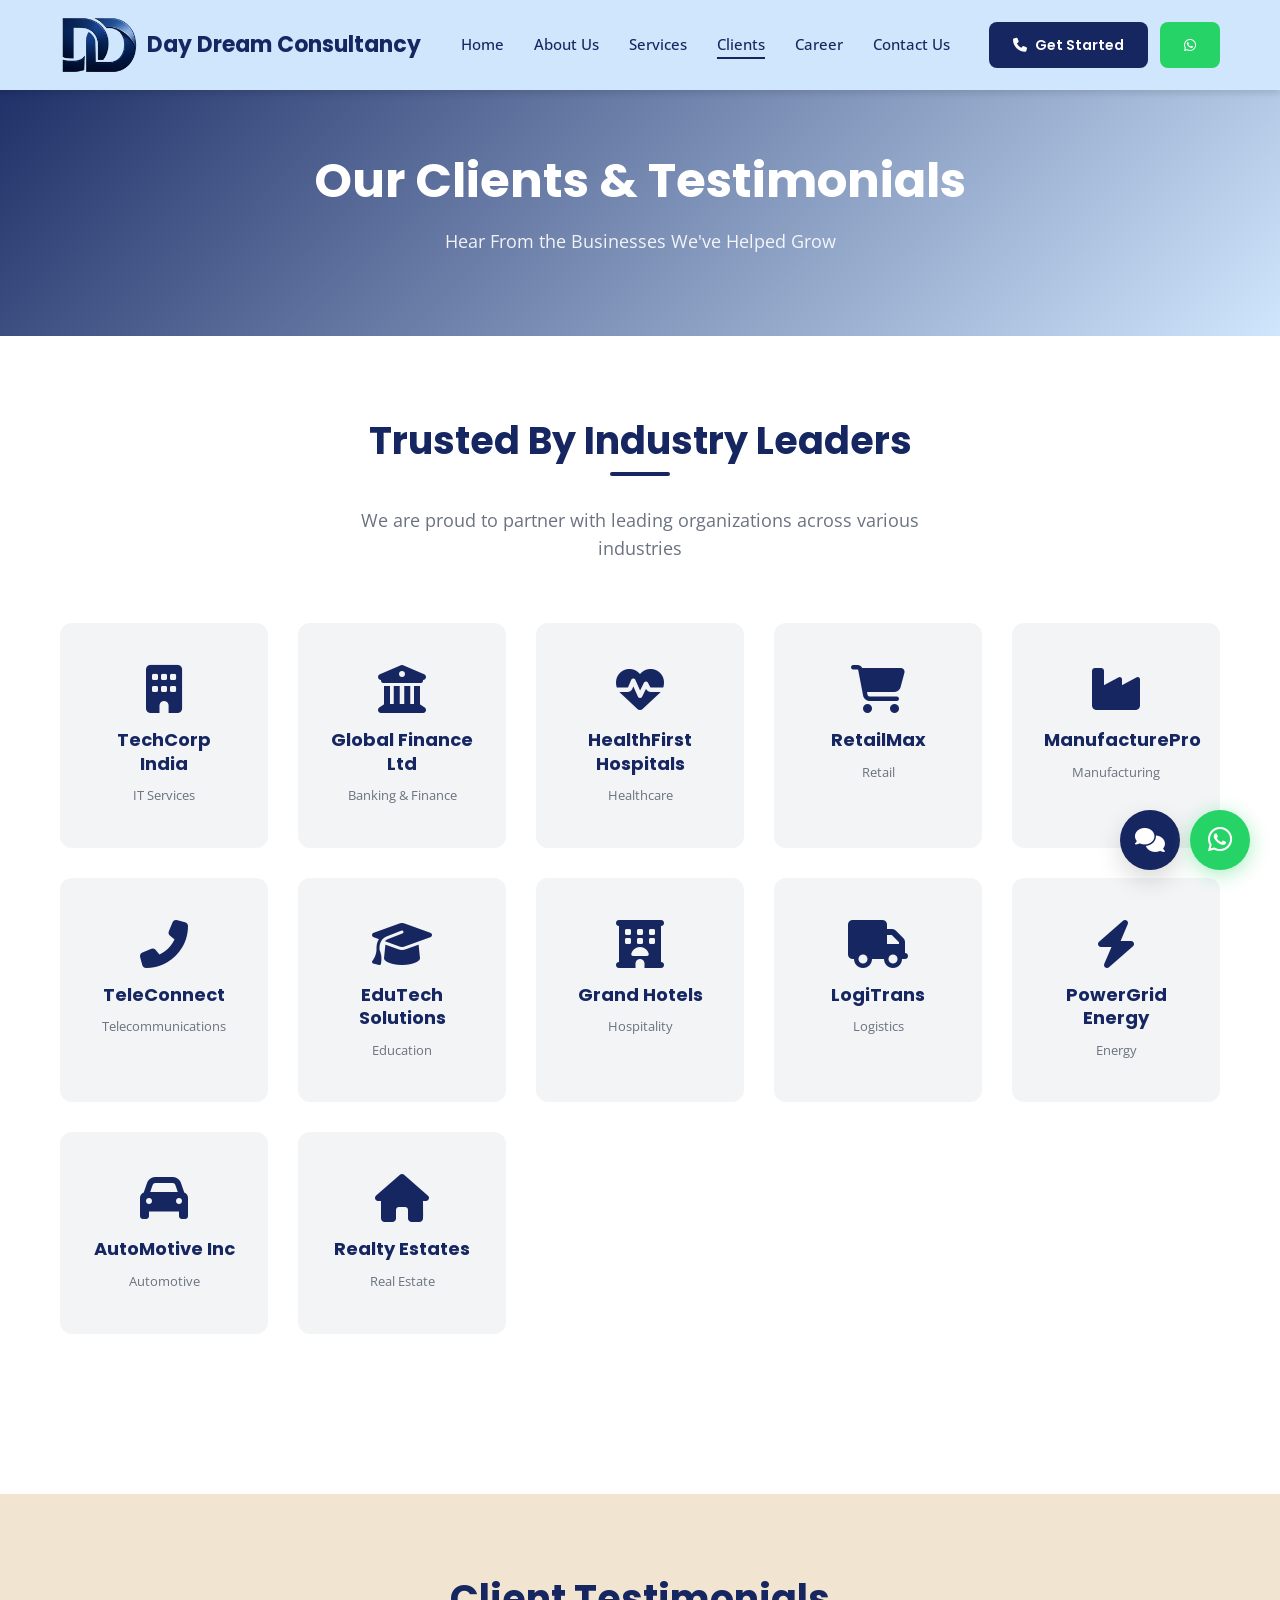
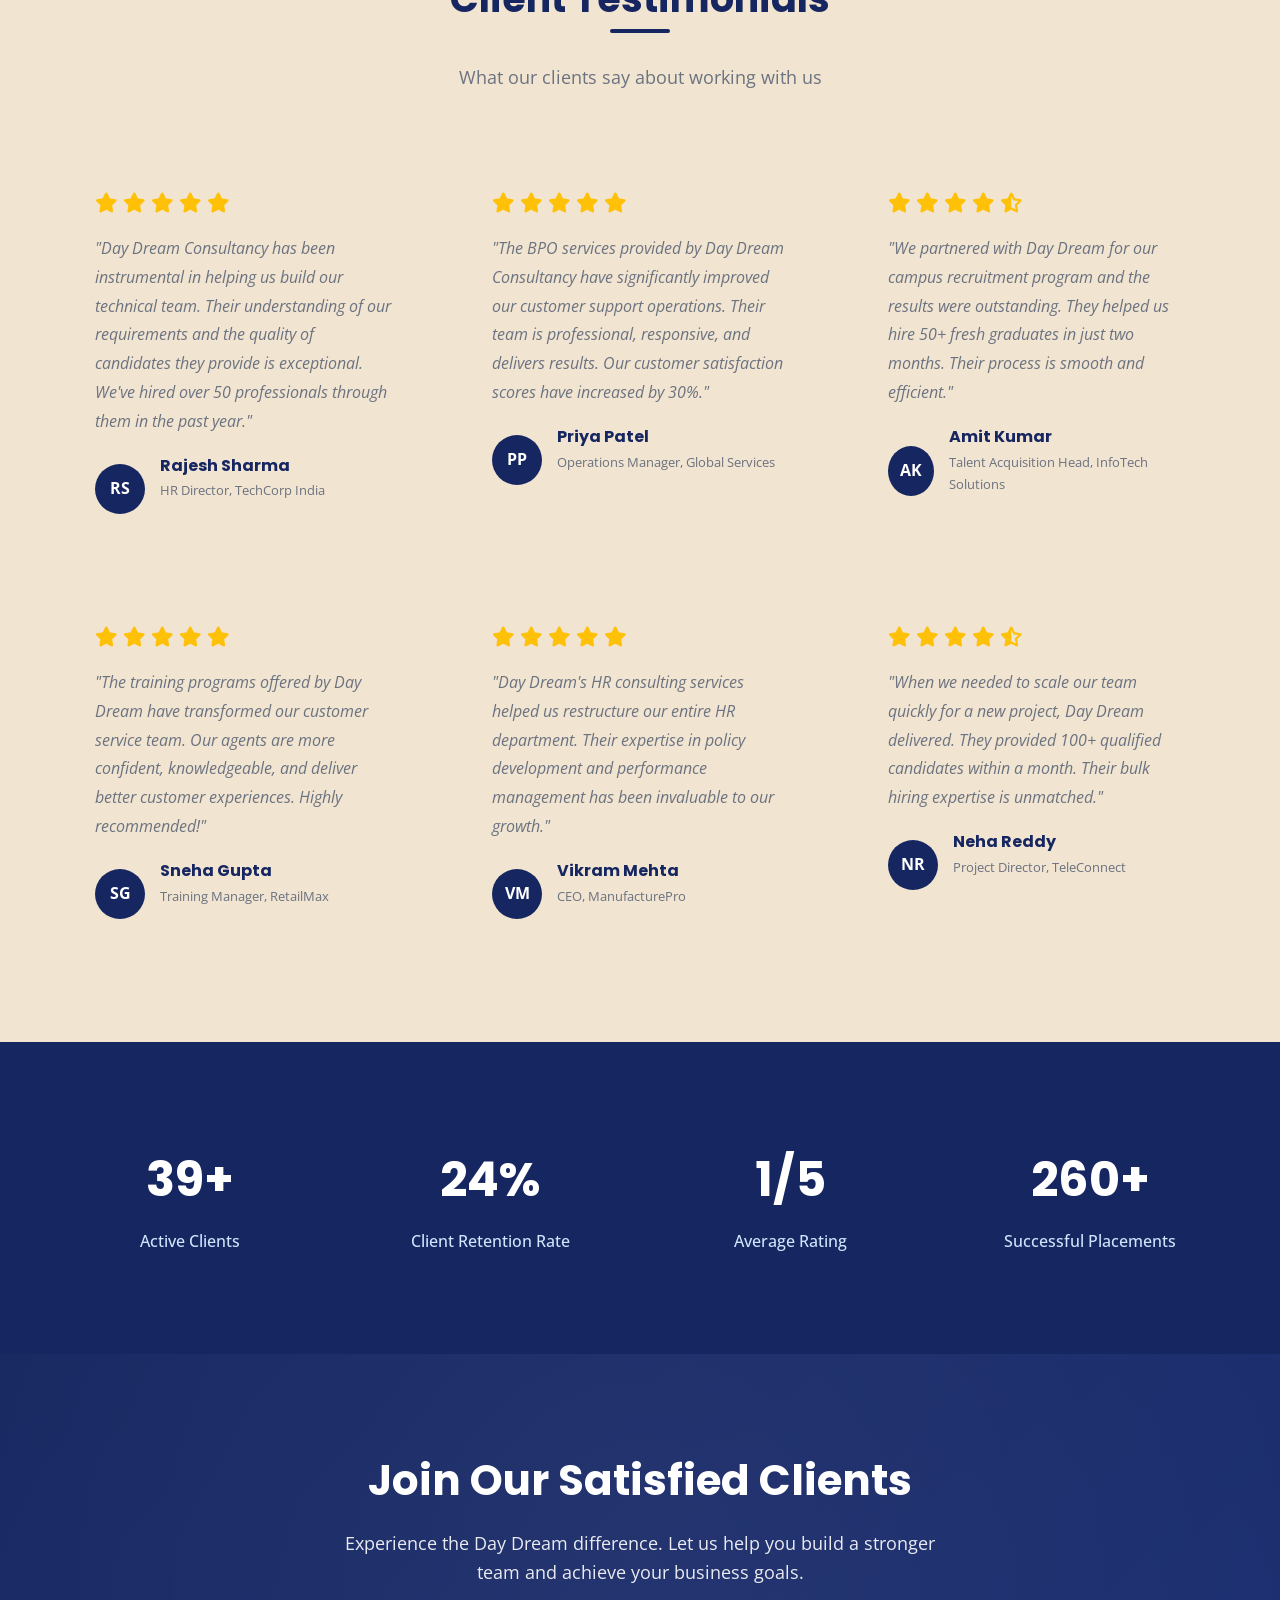
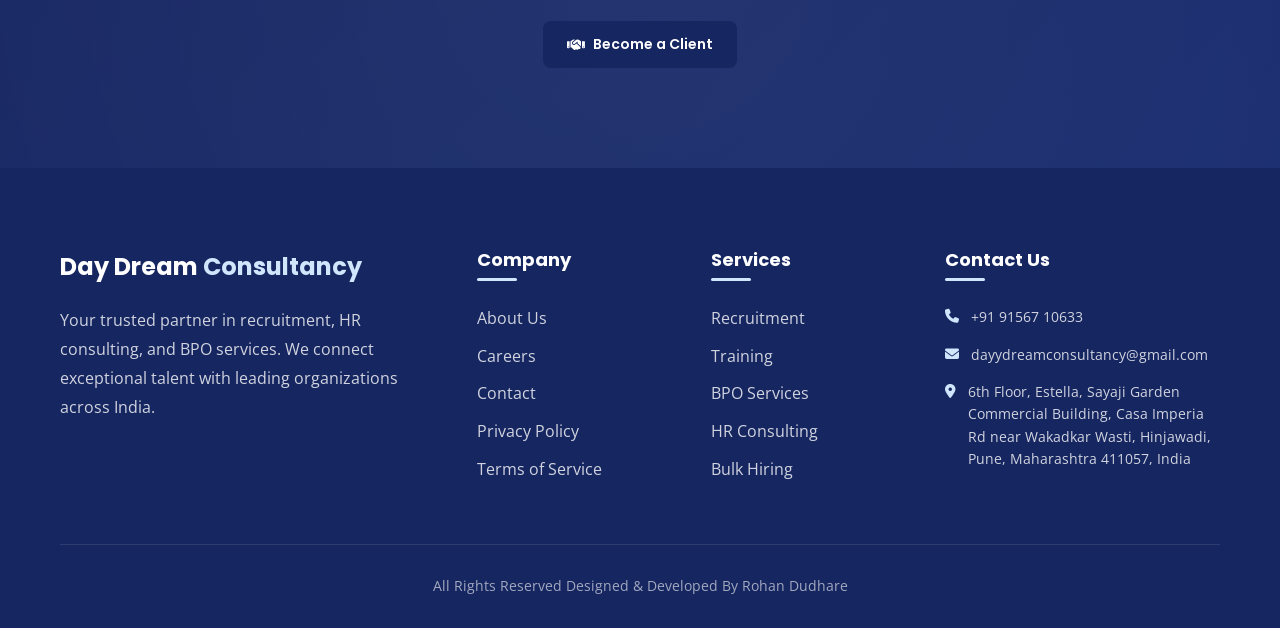
<file: clients.html>
<!DOCTYPE html>
<html lang="en">
<head>
    <meta charset="UTF-8">
    <meta name="viewport" content="width=device-width, initial-scale=1.0">
    <meta name="description" content="Our Clients & Testimonials - See what businesses say about Day Dream Consultancy's recruitment and HR services.">
    <meta name="keywords" content="Client testimonials, client reviews, Day Dream Consultancy clients, recruitment success stories">
    <meta name="author" content="Day Dream Consultancy">
    
    <title>Clients & Testimonials | Day Dream Consultancy</title>
    
    <!-- Google Fonts -->
    <link rel="preconnect" href="https://fonts.googleapis.com">
    <link rel="preconnect" href="https://fonts.gstatic.com" crossorigin>
    <link href="https://fonts.googleapis.com/css2?family=Open+Sans:wght@400;500;600&family=Poppins:wght@400;500;600;700&display=swap" rel="stylesheet">
    
    <!-- Font Awesome -->
    <link rel="stylesheet" href="https://cdnjs.cloudflare.com/ajax/libs/font-awesome/6.4.0/css/all.min.css">
    
    <!-- Custom CSS -->
    <link rel="stylesheet" href="css/style.css">
    
    <!-- Favicon -->
    <link rel="icon" type="image/png" href="data:image/svg+xml,%3Csvg xmlns='http://www.w3.org/2000/svg' viewBox='0 0 100 100'%3E%3Crect fill='%23162660' width='100' height='100' rx='15'/%3E%3Ctext x='50' y='65' font-family='Arial' font-size='45' font-weight='bold' text-anchor='middle' fill='white'%3EDD%3C/text%3E%3C/svg%3E">
</head>
<body>
    <!-- Navigation -->
    <nav class="navbar">
        <div class="container">
            <a href="index.html" class="logo">
    <img src="images/logo.png" alt="Day Dream Logo" class="logo-img">
                <div class="logo-text">Day Dream <span>Consultancy</span></div>
            </a>
            
            <ul class="nav-menu">
                <li><a href="index.html" class="nav-link">Home</a></li>
                <li><a href="about.html" class="nav-link">About Us</a></li>
                <li><a href="services.html" class="nav-link">Services</a></li>
                <li><a href="clients.html" class="nav-link active">Clients</a></li>
                <li><a href="career.html" class="nav-link">Career</a></li>
                <li><a href="contact.html" class="nav-link">Contact Us</a></li>
            
                <div class="nav-buttons mobile-only">
                    <a href="contact.html" class="btn btn-primary">
                        <i class="fas fa-phone"></i> Get Started
                    </a>
                    <a href="https://wa.me/919XXXXXXXXXX?text=Hello%20Day%20Dream%20Consultancy%20I%20am%20interested%20in%20your%20services" target="_blank" class="btn btn-whatsapp">
                        <i class="fab fa-whatsapp"></i> WhatsApp
                    </a>
                </div>
            </ul>
            
         <div class="nav-buttons desktop-only">
                <a href="contact.html" class="btn btn-primary">
                    <i class="fas fa-phone"></i> Get Started
                </a>
                <a href="https://wa.me/919156710633?text=Hello%20Day%20Dream%20Consultancy%20I%20am%20interested%20in%20your%20services" target="_blank" class="btn btn-whatsapp">
                    <i class="fab fa-whatsapp"></i>
                </a>
            </div>
            
            <div class="hamburger">
                <span></span>
                <span></span>
                <span></span>
            </div>
        </div>
    </nav>

    <!-- Page Header -->
    <header class="page-header">
        <div class="container">
            <h1>Our Clients & Testimonials</h1>
            <p>Hear From the Businesses We've Helped Grow</p>
        </div>
    </header>

    <!-- Client Logos Grid -->
    <section class="clients-grid-section">
        <div class="container">
            <div class="section-header fade-in-up">
                <h2>Trusted By Industry Leaders</h2>
                <p>We are proud to partner with leading organizations across various industries</p>
            </div>
            
            <div class="clients-grid">
                <div class="client-card fade-in-up">
                    <i class="fas fa-building"></i>
                    <h4>TechCorp India</h4>
                    <p style="font-size: 13px; color: #6B7280; margin-top: 10px;">IT Services</p>
                </div>
                
                <div class="client-card fade-in-up">
                    <i class="fas fa-university"></i>
                    <h4>Global Finance Ltd</h4>
                    <p style="font-size: 13px; color: #6B7280; margin-top: 10px;">Banking & Finance</p>
                </div>
                
                <div class="client-card fade-in-up">
                    <i class="fas fa-heartbeat"></i>
                    <h4>HealthFirst Hospitals</h4>
                    <p style="font-size: 13px; color: #6B7280; margin-top: 10px;">Healthcare</p>
                </div>
                
                <div class="client-card fade-in-up">
                    <i class="fas fa-shopping-cart"></i>
                    <h4>RetailMax</h4>
                    <p style="font-size: 13px; color: #6B7280; margin-top: 10px;">Retail</p>
                </div>
                
                <div class="client-card fade-in-up">
                    <i class="fas fa-industry"></i>
                    <h4>ManufacturePro</h4>
                    <p style="font-size: 13px; color: #6B7280; margin-top: 10px;">Manufacturing</p>
                </div>
                
                <div class="client-card fade-in-up">
                    <i class="fas fa-phone-alt"></i>
                    <h4>TeleConnect</h4>
                    <p style="font-size: 13px; color: #6B7280; margin-top: 10px;">Telecommunications</p>
                </div>
                
                <div class="client-card fade-in-up">
                    <i class="fas fa-graduation-cap"></i>
                    <h4>EduTech Solutions</h4>
                    <p style="font-size: 13px; color: #6B7280; margin-top: 10px;">Education</p>
                </div>
                
                <div class="client-card fade-in-up">
                    <i class="fas fa-hotel"></i>
                    <h4>Grand Hotels</h4>
                    <p style="font-size: 13px; color: #6B7280; margin-top: 10px;">Hospitality</p>
                </div>
                
                <div class="client-card fade-in-up">
                    <i class="fas fa-truck"></i>
                    <h4>LogiTrans</h4>
                    <p style="font-size: 13px; color: #6B7280; margin-top: 10px;">Logistics</p>
                </div>
                
                <div class="client-card fade-in-up">
                    <i class="fas fa-bolt"></i>
                    <h4>PowerGrid Energy</h4>
                    <p style="font-size: 13px; color: #6B7280; margin-top: 10px;">Energy</p>
                </div>
                
                <div class="client-card fade-in-up">
                    <i class="fas fa-car"></i>
                    <h4>AutoMotive Inc</h4>
                    <p style="font-size: 13px; color: #6B7280; margin-top: 10px;">Automotive</p>
                </div>
                
                <div class="client-card fade-in-up">
                    <i class="fas fa-home"></i>
                    <h4>Realty Estates</h4>
                    <p style="font-size: 13px; color: #6B7280; margin-top: 10px;">Real Estate</p>
                </div>
            </div>
        </div>
    </section>

    <!-- Written Testimonials -->
    <section class="section-padding" style="background: #F1E4D1;">
        <div class="container">
            <div class="section-header fade-in-up">
                <h2>Client Testimonials</h2>
                <p>What our clients say about working with us</p>
            </div>
            
            <div class="services-grid" style="grid-template-columns: repeat(auto-fit, minmax(350px, 1fr));">
                <!-- Testimonial 1 -->
                <div class="service-card fade-in-up" style="text-align: left; padding: 35px;">
                    <div class="testimonial-stars" style="margin-bottom: 15px;">
                        <i class="fas fa-star"></i>
                        <i class="fas fa-star"></i>
                        <i class="fas fa-star"></i>
                        <i class="fas fa-star"></i>
                        <i class="fas fa-star"></i>
                    </div>
                    <p style="font-style: italic; margin-bottom: 20px; line-height: 1.8;">
                        "Day Dream Consultancy has been instrumental in helping us build our technical team. 
                        Their understanding of our requirements and the quality of candidates they provide is exceptional. 
                        We've hired over 50 professionals through them in the past year."
                    </p>
                    <div style="display: flex; align-items: center; gap: 15px;">
                        <div style="width: 50px; height: 50px; background: #162660; border-radius: 50%; display: flex; align-items: center; justify-content: center; color: white; font-weight: bold;">RS</div>
                        <div>
                            <h4 style="font-size: 16px; margin-bottom: 3px;">Rajesh Sharma</h4>
                            <p style="font-size: 13px; color: #6B7280;">HR Director, TechCorp India</p>
                        </div>
                    </div>
                </div>
                
                <!-- Testimonial 2 -->
                <div class="service-card fade-in-up" style="text-align: left; padding: 35px;">
                    <div class="testimonial-stars" style="margin-bottom: 15px;">
                        <i class="fas fa-star"></i>
                        <i class="fas fa-star"></i>
                        <i class="fas fa-star"></i>
                        <i class="fas fa-star"></i>
                        <i class="fas fa-star"></i>
                    </div>
                    <p style="font-style: italic; margin-bottom: 20px; line-height: 1.8;">
                        "The BPO services provided by Day Dream Consultancy have significantly improved our customer support operations. 
                        Their team is professional, responsive, and delivers results. Our customer satisfaction scores have increased by 30%."
                    </p>
                    <div style="display: flex; align-items: center; gap: 15px;">
                        <div style="width: 50px; height: 50px; background: #162660; border-radius: 50%; display: flex; align-items: center; justify-content: center; color: white; font-weight: bold;">PP</div>
                        <div>
                            <h4 style="font-size: 16px; margin-bottom: 3px;">Priya Patel</h4>
                            <p style="font-size: 13px; color: #6B7280;">Operations Manager, Global Services</p>
                        </div>
                    </div>
                </div>
                
                <!-- Testimonial 3 -->
                <div class="service-card fade-in-up" style="text-align: left; padding: 35px;">
                    <div class="testimonial-stars" style="margin-bottom: 15px;">
                        <i class="fas fa-star"></i>
                        <i class="fas fa-star"></i>
                        <i class="fas fa-star"></i>
                        <i class="fas fa-star"></i>
                        <i class="fas fa-star-half-alt"></i>
                    </div>
                    <p style="font-style: italic; margin-bottom: 20px; line-height: 1.8;">
                        "We partnered with Day Dream for our campus recruitment program and the results were outstanding. 
                        They helped us hire 50+ fresh graduates in just two months. Their process is smooth and efficient."
                    </p>
                    <div style="display: flex; align-items: center; gap: 15px;">
                        <div style="width: 50px; height: 50px; background: #162660; border-radius: 50%; display: flex; align-items: center; justify-content: center; color: white; font-weight: bold;">AK</div>
                        <div>
                            <h4 style="font-size: 16px; margin-bottom: 3px;">Amit Kumar</h4>
                            <p style="font-size: 13px; color: #6B7280;">Talent Acquisition Head, InfoTech Solutions</p>
                        </div>
                    </div>
                </div>
                
                <!-- Testimonial 4 -->
                <div class="service-card fade-in-up" style="text-align: left; padding: 35px;">
                    <div class="testimonial-stars" style="margin-bottom: 15px;">
                        <i class="fas fa-star"></i>
                        <i class="fas fa-star"></i>
                        <i class="fas fa-star"></i>
                        <i class="fas fa-star"></i>
                        <i class="fas fa-star"></i>
                    </div>
                    <p style="font-style: italic; margin-bottom: 20px; line-height: 1.8;">
                        "The training programs offered by Day Dream have transformed our customer service team. 
                        Our agents are more confident, knowledgeable, and deliver better customer experiences. Highly recommended!"
                    </p>
                    <div style="display: flex; align-items: center; gap: 15px;">
                        <div style="width: 50px; height: 50px; background: #162660; border-radius: 50%; display: flex; align-items: center; justify-content: center; color: white; font-weight: bold;">SG</div>
                        <div>
                            <h4 style="font-size: 16px; margin-bottom: 3px;">Sneha Gupta</h4>
                            <p style="font-size: 13px; color: #6B7280;">Training Manager, RetailMax</p>
                        </div>
                    </div>
                </div>
                
                <!-- Testimonial 5 -->
                <div class="service-card fade-in-up" style="text-align: left; padding: 35px;">
                    <div class="testimonial-stars" style="margin-bottom: 15px;">
                        <i class="fas fa-star"></i>
                        <i class="fas fa-star"></i>
                        <i class="fas fa-star"></i>
                        <i class="fas fa-star"></i>
                        <i class="fas fa-star"></i>
                    </div>
                    <p style="font-style: italic; margin-bottom: 20px; line-height: 1.8;">
                        "Day Dream's HR consulting services helped us restructure our entire HR department. 
                        Their expertise in policy development and performance management has been invaluable to our growth."
                    </p>
                    <div style="display: flex; align-items: center; gap: 15px;">
                        <div style="width: 50px; height: 50px; background: #162660; border-radius: 50%; display: flex; align-items: center; justify-content: center; color: white; font-weight: bold;">VM</div>
                        <div>
                            <h4 style="font-size: 16px; margin-bottom: 3px;">Vikram Mehta</h4>
                            <p style="font-size: 13px; color: #6B7280;">CEO, ManufacturePro</p>
                        </div>
                    </div>
                </div>
                
                <!-- Testimonial 6 -->
                <div class="service-card fade-in-up" style="text-align: left; padding: 35px;">
                    <div class="testimonial-stars" style="margin-bottom: 15px;">
                        <i class="fas fa-star"></i>
                        <i class="fas fa-star"></i>
                        <i class="fas fa-star"></i>
                        <i class="fas fa-star"></i>
                        <i class="fas fa-star-half-alt"></i>
                    </div>
                    <p style="font-style: italic; margin-bottom: 20px; line-height: 1.8;">
                        "When we needed to scale our team quickly for a new project, Day Dream delivered. 
                        They provided 100+ qualified candidates within a month. Their bulk hiring expertise is unmatched."
                    </p>
                    <div style="display: flex; align-items: center; gap: 15px;">
                        <div style="width: 50px; height: 50px; background: #162660; border-radius: 50%; display: flex; align-items: center; justify-content: center; color: white; font-weight: bold;">NR</div>
                        <div>
                            <h4 style="font-size: 16px; margin-bottom: 3px;">Neha Reddy</h4>
                            <p style="font-size: 13px; color: #6B7280;">Project Director, TeleConnect</p>
                        </div>
                    </div>
                </div>
            </div>
        </div>
    </section>

    <!-- Video Testimonials
    <section class="section-padding" style="background: #fff;">
        <div class="container">
            <div class="section-header fade-in-up">
                <h2>Video Testimonials</h2>
                <p>Watch our clients share their experience working with us</p>
            </div>
            
            <div class="video-grid">
                <div class="video-card fade-in-up">
                    <div class="video-placeholder">
                        <i class="fas fa-play-circle"></i>
                    </div>
                    <h4>TechCorp India Partnership</h4>
                    <p style="padding: 0 20px 20px; color: #6B7280; font-size: 14px;">Hear how we helped TechCorp build their dream team</p>
                </div>
                
                <div class="video-card fade-in-up">
                    <div class="video-placeholder">
                        <i class="fas fa-play-circle"></i>
                    </div>
                    <h4>Global Services Success Story</h4>
                    <p style="padding: 0 20px 20px; color: #6B7280; font-size: 14px;">Learn about our BPO service transformation</p>
                </div>
                
                <div class="video-card fade-in-up">
                    <div class="video-placeholder">
                        <i class="fas fa-play-circle"></i>
                    </div>
                    <h4>Campus Recruitment Program</h4>
                    <p style="padding: 0 20px 20px; color: #6B7280; font-size: 14px;">See our campus hiring success in action</p>
                </div>
            </div>
        </div>
    </section> -->

    <!-- Success Metrics -->
    <section class="statistics-section">
        <div class="container">
            <div class="statistics-grid">
                <div class="stat-item fade-in-up">
                    <span class="stat-number counter" data-target="150" data-suffix="+">0</span>
                    <span class="stat-label">Active Clients</span>
                </div>
                <div class="stat-item fade-in-up">
                    <span class="stat-number counter" data-target="95" data-suffix="%">0</span>
                    <span class="stat-label">Client Retention Rate</span>
                </div>
                <div class="stat-item fade-in-up">
                    <span class="stat-number counter" data-target="4.8" data-suffix="/5">0</span>
                    <span class="stat-label">Average Rating</span>
                </div>
                <div class="stat-item fade-in-up">
                    <span class="stat-number counter" data-target="1000" data-suffix="+">0</span>
                    <span class="stat-label">Successful Placements</span>
                </div>
            </div>
        </div>
    </section>

    <!-- CTA Section -->
    <section class="cta-section">
        <div class="container">
            <div class="cta-content fade-in-up">
                <h2>Join Our Satisfied Clients</h2>
                <p>Experience the Day Dream difference. Let us help you build a stronger team and achieve your business goals.</p>
                <a href="contact.html" class="btn btn-primary">
                    <i class="fas fa-handshake"></i> Become a Client
                </a>
            </div>
        </div>
    </section>

    <!-- Footer -->
   <footer class="footer">
        <div class="container">
            <div class="footer-grid">
                <!-- Company Info -->
                <div class="footer-brand">
                    <div class="logo-text" style="color: white; font-size: 24px; margin-bottom: 20px;">
                        Day Dream <span style="color: #D0E6FD;">Consultancy</span>
                    </div>
                    <p>
                        Your trusted partner in recruitment, HR consulting, and BPO services. 
                        We connect exceptional talent with leading organizations across India.
                    </p>
                </div>
                
                <!-- Quick Links -->
                <div>
                    <h4 class="footer-title">Company</h4>
                    <ul class="footer-links">
                        <li><a href="about.html">About Us</a></li>
                        <li><a href="career.html">Careers</a></li>
                        <li><a href="contact.html">Contact</a></li>
                        <li><a href="privacy.html">Privacy Policy</a></li>
                        <li><a href="terms.html">Terms of Service</a></li>
                    </ul>
                </div>
                
                <!-- Services -->
                <div>
                    <h4 class="footer-title">Services</h4>
                    <ul class="footer-links">
                        <li><a href="services.html#recruitment">Recruitment</a></li>
                        <li><a href="services.html#training">Training</a></li>
                        <li><a href="services.html#bpo">BPO Services</a></li>
                        <li><a href="services.html#hr">HR Consulting</a></li>
                        <li><a href="services.html#bulk">Bulk Hiring</a></li>
                    </ul>
                </div>
                
                <!-- Contact Info -->
                <div>
                    <h4 class="footer-title">Contact Us</h4>
                    <ul class="footer-contact">
                        <li>
                            <a href="tel:+919156710633">
                                <i class="fas fa-phone"></i>
                                <span>+91 91567 10633</span>
                            </a>
                        </li>
                        <li>
                            <a href="mailto:dayydreamconsultancy@gmail.com">
                                <i class="fas fa-envelope"></i>
                                <span>dayydreamconsultancy@gmail.com</span>
                            </a>
                        </li>
                        <li>
                            <a href="https://www.google.com/maps/place/11COWORK+Hinjewadi/@18.5939895,73.7477872,839m/data=!3m2!1e3!4b1!4m6!3m5!1s0x3bc2b9349d53f7e3:0xcad4aa7a292416b!8m2!3d18.5939895!4d73.7503621!16s%2Fg%2F11lcqv0k4y?entry=ttu&g_ep=EgoyMDI2MDMxOC4xIKXMDSoASAFQAw%3D%3D" target="_blank">
                                <i class="fas fa-map-marker-alt"></i>
                                <span>6th Floor, Estella, Sayaji Garden Commercial Building, Casa Imperia Rd near Wakadkar Wasti, Hinjawadi, Pune, Maharashtra 411057, India</span>
                            </a>
                        </li>
                    </ul>
                </div>
            </div>
            
            <div class="footer-bottom">
                <p>All Rights Reserved Designed & Developed By Rohan Dudhare</p>
            </div>
        </div>
    </footer>

    <!-- Floating WhatsApp Button -->
    <a href="https://wa.me/919156710633?text=Hello%20Day%20Dream%20Consultancy%20I%20am%20interested%20in%20your%20services" 
       target="_blank" 
       class="whatsapp-float" 
       aria-label="Chat on WhatsApp">
        <i class="fab fa-whatsapp"></i>
    </a>

    <!-- Chatbot Widget -->
    <div class="chatbot-widget">
        <button class="chatbot-toggle" aria-label="Open chat">
            <i class="fas fa-comments"></i>
        </button>
        <div class="chatbot-window">
            <div class="chatbot-header">
                <h4>Day Dream Support</h4>
                <p>How can we help you today?</p>
            </div>
            <div class="chatbot-body">
                <div class="chatbot-message">
                    <p>Hello! Welcome to Day Dream Consultancy. Please select an option below:</p>
                </div>
                <div class="chatbot-options">
                    <div class="chatbot-option" data-action="hiring">
                        <i class="fas fa-briefcase"></i> Hiring Support
                    </div>
                    <div class="chatbot-option" data-action="job">
                        <i class="fas fa-user"></i> Apply for Job
                    </div>
                    <div class="chatbot-option" data-action="training">
                        <i class="fas fa-graduation-cap"></i> Training Programs
                    </div>
                    <div class="chatbot-option" data-action="hr">
                        <i class="fas fa-headset"></i> Talk to HR
                    </div>
                </div>
            </div>
        </div>
    </div>

    <!-- Custom JavaScript -->
    <script src="js/script.js"></script>
    
    <!-- Responsive Styles -->
    <style>
        @media (min-width: 769px) {
            .mobile-only { display: none !important; }
        }
        @media (max-width: 768px) {
            .desktop-only { display: none !important; }
        }
    </style>
</body>
</html>
</file>
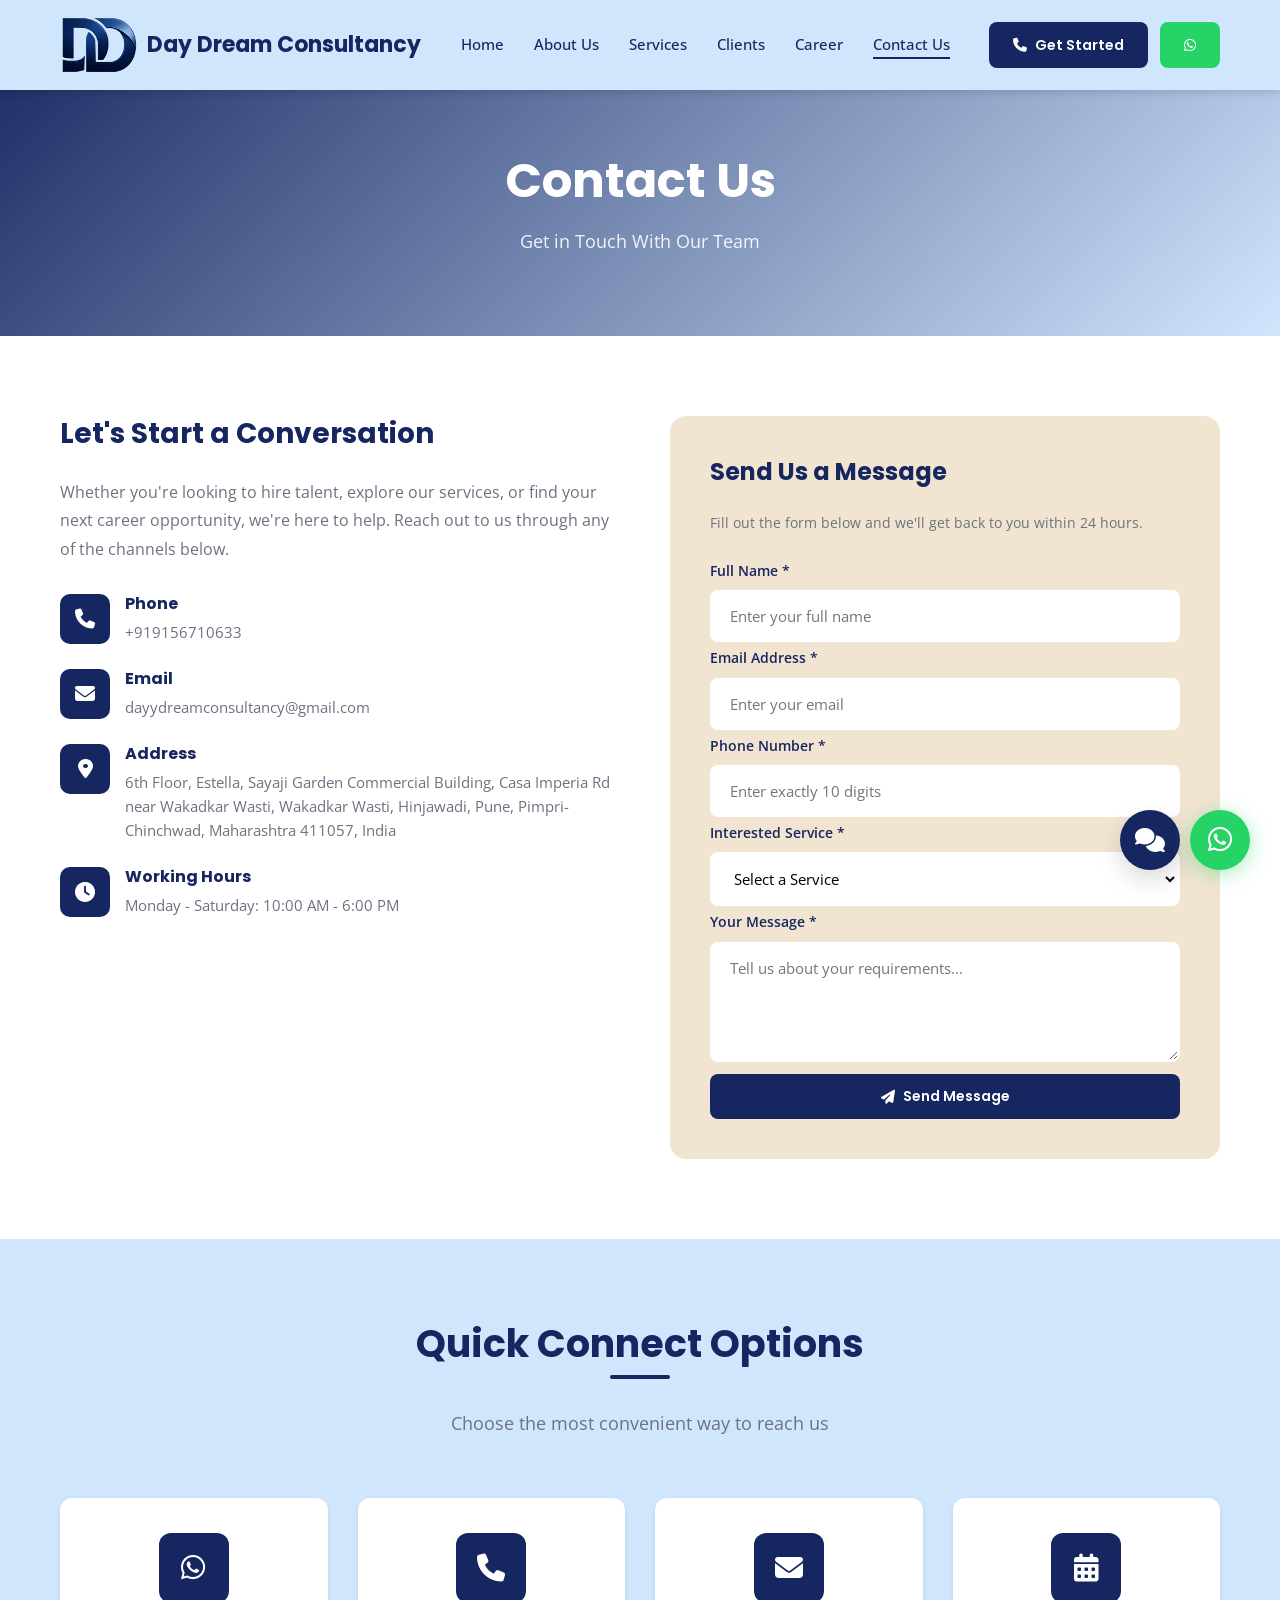
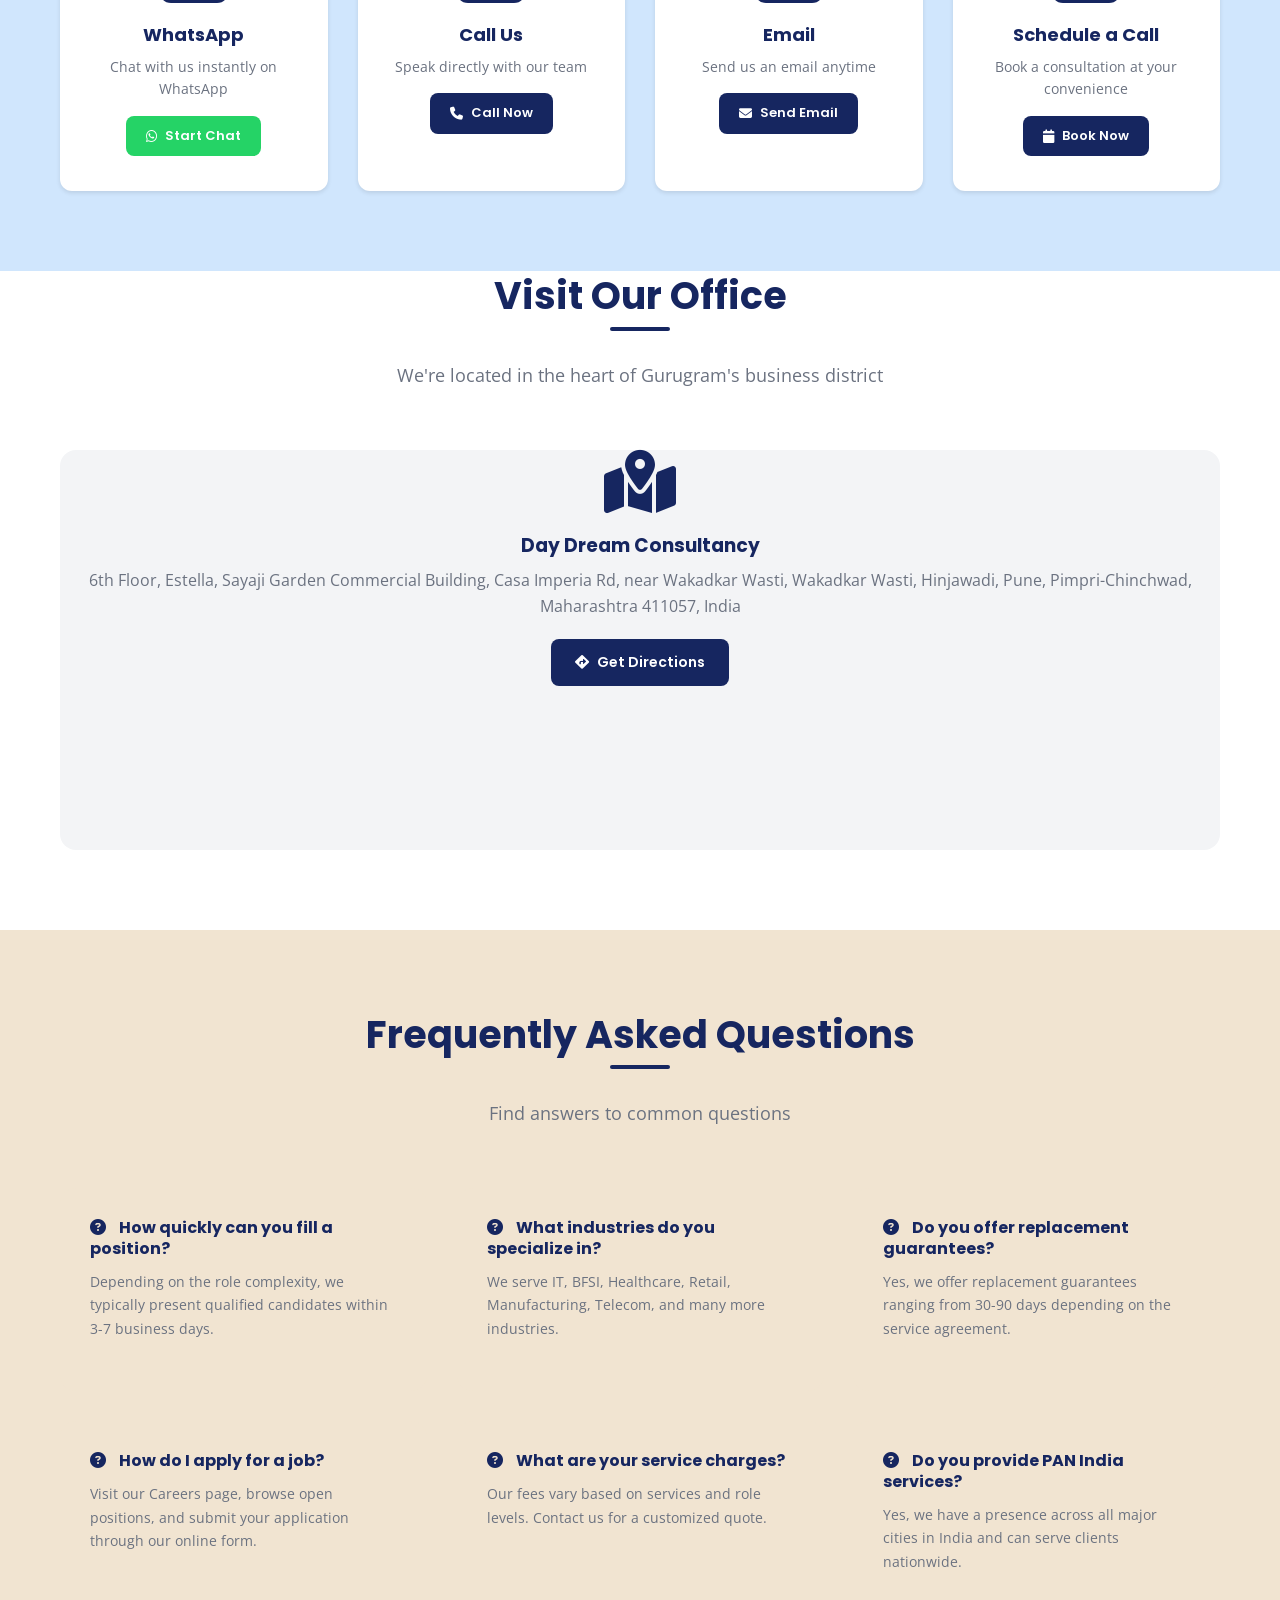
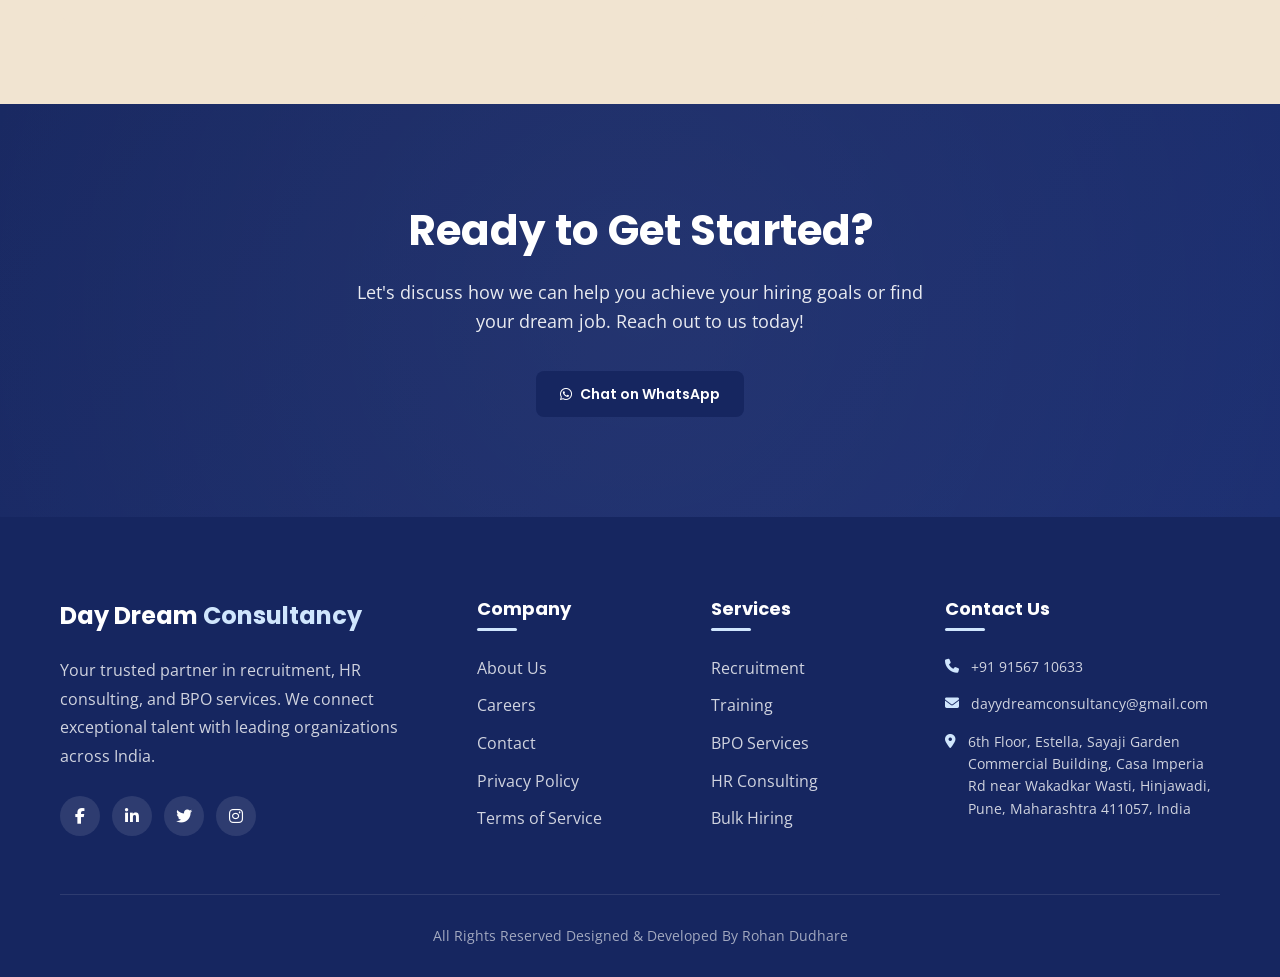
<file: contact.html>
<!DOCTYPE html>
<html lang="en">
<head>
    <meta charset="UTF-8">
    <meta name="viewport" content="width=device-width, initial-scale=1.0">
    <meta name="description" content="Contact Day Dream Consultancy - Get in touch with our recruitment and HR experts for hiring solutions and career opportunities.">
    <meta name="keywords" content="Contact Day Dream Consultancy, HR consultancy contact, recruitment contact, BPO services contact">
    <meta name="author" content="Day Dream Consultancy">
    
    <title>Contact Us | Day Dream Consultancy</title>
    
    <!-- Google Fonts -->
    <link rel="preconnect" href="https://fonts.googleapis.com">
    <link rel="preconnect" href="https://fonts.gstatic.com" crossorigin>
    <link href="https://fonts.googleapis.com/css2?family=Open+Sans:wght@400;500;600&family=Poppins:wght@400;500;600;700&display=swap" rel="stylesheet">
    
    <!-- Font Awesome -->
    <link rel="stylesheet" href="https://cdnjs.cloudflare.com/ajax/libs/font-awesome/6.4.0/css/all.min.css">
    
    <!-- Custom CSS -->
    <link rel="stylesheet" href="css/style.css">
    
    <!-- Favicon -->
    <link rel="icon" type="image/png" href="data:image/svg+xml,%3Csvg xmlns='http://www.w3.org/2000/svg' viewBox='0 0 100 100'%3E%3Crect fill='%23162660' width='100' height='100' rx='15'/%3E%3Ctext x='50' y='65' font-family='Arial' font-size='45' font-weight='bold' text-anchor='middle' fill='white'%3EDD%3C/text%3E%3C/svg%3E">
</head>
<body>
    <!-- Navigation -->
    <nav class="navbar">
        <div class="container">
            <a href="index.html" class="logo">
    <img src="images/logo.png" alt="Day Dream Logo" class="logo-img">
                <div class="logo-text">Day Dream <span>Consultancy</span></div>
            </a>
            
            <ul class="nav-menu">
                <li><a href="index.html" class="nav-link">Home</a></li>
                <li><a href="about.html" class="nav-link">About Us</a></li>
                <li><a href="services.html" class="nav-link">Services</a></li>
                <li><a href="clients.html" class="nav-link">Clients</a></li>
                <li><a href="career.html" class="nav-link">Career</a></li>
                <li><a href="contact.html" class="nav-link active">Contact Us</a></li>
             
                <div class="nav-buttons mobile-only">
                    <a href="contact.html" class="btn btn-primary">
                        <i class="fas fa-phone"></i> Get Started
                    </a>
                    <a href="https://wa.me/919156710633?text=Hello%20Day%20Dream%20Consultancy%20I%20am%20interested%20in%20your%20services" target="_blank" class="btn btn-whatsapp">
                        <i class="fab fa-whatsapp"></i> WhatsApp
                    </a>
                </div>
            </ul>
            
           <div class="nav-buttons desktop-only">
                <a href="contact.html" class="btn btn-primary">
                    <i class="fas fa-phone"></i> Get Started
                </a>
                <a href="https://wa.me/919156710633?text=Hello%20Day%20Dream%20Consultancy%20I%20am%20interested%20in%20your%20services" target="_blank" class="btn btn-whatsapp">
                    <i class="fab fa-whatsapp"></i>
                </a>
            </div>
            
            <div class="hamburger">
                <span></span>
                <span></span>
                <span></span>
            </div>
        </div>
    </nav>

    <!-- Page Header -->
    <header class="page-header">
        <div class="container">
            <h1>Contact Us</h1>
            <p>Get in Touch With Our Team</p>
        </div>
    </header>

    <!-- Contact Section -->
    <section class="contact-section">
        <div class="container">
            <div class="contact-grid">
                <!-- Contact Info -->
                <div class="contact-info fade-in-up">
                    <h3>Let's Start a Conversation</h3>
                    <p>
                        Whether you're looking to hire talent, explore our services, or find your next career opportunity, 
                        we're here to help. Reach out to us through any of the channels below.
                    </p>
                    
                    <div class="contact-details">
                        <div class="contact-item">
                            <a href="tel:+919156710633" style="color: inherit; text-decoration: none;"><i class="fas fa-phone"></i></a>
                            <div>
                                <h4>Phone</h4>
                                <p><a href="tel:+919156710633" style="color: inherit; text-decoration: none;">+919156710633</a></p>
                            </div>
                        </div>
                        
                        <div class="contact-item">
                            <a href="mailto:dayydreamconsultancy@gmail.com" style="color: inherit; text-decoration: none;"><i class="fas fa-envelope"></i></a>
                            <div>
                                <h4>Email</h4>
                                <p><a href="mailto:dayydreamconsultancy@gmail.com" style="color: inherit; text-decoration: none;">dayydreamconsultancy@gmail.com</a></p>
                            </div>
                        </div>
                        
                        <div class="contact-item">
                            <a href="https://www.google.com/maps/search/?api=1&query=Day+Dream+Consultancy+6th+Floor+Estella+Sayaji+Garden+Commercial+Building+Casa+Imperia+Rd+Pune" target="_blank" style="color: inherit; text-decoration: none;"><i class="fas fa-map-marker-alt"></i></a>
                            <div>
                                <h4>Address</h4>
                                <a href="https://www.google.com/maps/search/?api=1&query=Day+Dream+Consultancy+6th+Floor+Estella+Sayaji+Garden+Commercial+Building+Casa+Imperia+Rd+Pune" target="_blank" style="color: inherit; text-decoration: none;">
                                    <p>6th Floor, Estella, Sayaji Garden Commercial Building, Casa Imperia Rd</p>
                                    <p>near Wakadkar Wasti, Wakadkar Wasti, Hinjawadi, Pune, Pimpri-Chinchwad, Maharashtra 411057, India</p>
                                </a>
                            </div>
                        </div>
                        
                        <div class="contact-item">
                            <i class="fas fa-clock"></i>
                            <div>
                                <h4>Working Hours</h4>
                                <p>Monday - Saturday: 10:00 AM - 6:00 PM</p>
                            </div>
                        </div>
                    </div>
                </div>
                
                <!-- Contact Form -->
                <div class="contact-form-wrapper fade-in-up">
                    <h3>Send Us a Message</h3>
                    <p style="color: #6B7280; margin-bottom: 25px; font-size: 14px;">
                        Fill out the form below and we'll get back to you within 24 hours.
                    </p>
                    
                    <form id="contactForm" novalidate>
                        <div class="form-group">
                            <label for="name">Full Name *</label>
                            <input type="text" id="name" name="name" placeholder="Enter your full name" required minlength="4" maxlength="25" pattern="[A-Za-z\s]+" oninput="this.value = this.value.replace(/[^A-Za-z\s]/g, '')">
                        </div>
                        
                        <div class="form-group">
                            <label for="email">Email Address *</label>
                            <input type="email" id="email" name="email" placeholder="Enter your email" required>
                        </div>
                        
                        <div class="form-group">
                            <label for="phone">Phone Number *</label>
                            <input type="tel" id="phone" name="phone" placeholder="Enter exactly 10 digits" required minlength="10" maxlength="10" pattern="\d{10}" oninput="this.value = this.value.replace(/[^0-9]/g, '')">
                        </div>
                        
                        <div class="form-group">
                            <label for="service">Interested Service *</label>
                            <select id="service" name="service" required>
                                <option value="">Select a Service</option>
                                <option value="Recruitment">Recruitment & Staffing</option>
                                <option value="Training">Training & Development</option>
                                <option value="BPO">BPO Services</option>
                                <option value="HR Consulting">HR Consulting</option>
                                <option value="Bulk Hiring">Bulk Hiring</option>
                                <option value="Call Center">Call Center Services</option>
                                <option value="Other">Other</option>
                            </select>
                        </div>
                        
                        <div class="form-group">
                            <label for="message">Your Message *</label>
                            <textarea id="message" name="message" placeholder="Tell us about your requirements..." required minlength="10" maxlength="200"></textarea>
                        </div>
                        
                        <button type="submit" class="btn btn-royal" style="width: 100%;">
                            <i class="fas fa-paper-plane"></i> Send Message
                        </button>
                    </form>
                </div>
            </div>
        </div>
    </section>

    <!-- Quick Contact Options -->
    <section class="section-padding" style="background: #D0E6FD;">
        <div class="container">
            <div class="section-header fade-in-up">
                <h2>Quick Connect Options</h2>
                <p>Choose the most convenient way to reach us</p>
            </div>
            
            <div class="features-grid" style="grid-template-columns: repeat(auto-fit, minmax(250px, 1fr));">
                <div class="feature-box fade-in-up" style="text-align: center;">
                    <div class="feature-icon">
                        <i class="fab fa-whatsapp"></i>
                    </div>
                    <h4>WhatsApp</h4>
                    <p style="margin-bottom: 15px;">Chat with us instantly on WhatsApp</p>
                    <a href="https://wa.me/919156710633?text=Hello%20Day%20Dream%20Consultancy%20I%20am%20interested%20in%20your%20services" target="_blank" class="btn btn-whatsapp" style="padding: 10px 20px; font-size: 13px;">
                        <i class="fab fa-whatsapp"></i> Start Chat
                    </a>
                </div>
                
                <div class="feature-box fade-in-up" style="text-align: center;">
                    <div class="ci-icon">
                        <i class="fas fa-phone"></i>
                    </div>
                    <h4>Call Us</h4>
                    <p style="margin-bottom: 15px;">Speak directly with our team</p>
                    <a href="tel:+919156710633" class="btn btn-royal" style="padding: 10px 20px; font-size: 13px;">
                        <i class="fas fa-phone"></i> Call Now
                    </a>
                </div>
                
                <div class="feature-box fade-in-up" style="text-align: center;">
                    <div class="feature-icon">
                        <i class="fas fa-envelope"></i>
                    </div>
                    <h4>Email</h4>
                    <p style="margin-bottom: 15px;">Send us an email anytime</p>
                    <a href="mailto:info@daydreamconsultancy.com" class="btn btn-royal" style="padding: 10px 20px; font-size: 13px;">
                        <i class="fas fa-envelope"></i> Send Email
                    </a>
                </div>
                
                <div class="feature-box fade-in-up" style="text-align: center;">
                    <div class="feature-icon">
                        <i class="fas fa-calendar-alt"></i>
                    </div>
                    <h4>Schedule a Call</h4>
                    <p style="margin-bottom: 15px;">Book a consultation at your convenience</p>
                    <a href="#" class="btn btn-royal" style="padding: 10px 20px; font-size: 13px;">
                        <i class="fas fa-calendar"></i> Book Now
                    </a>
                </div>
            </div>
        </div>
    </section>

    <!-- Map Section -->
    <section class="map-section">
        <div class="container">
            <div class="section-header fade-in-up">
                <h2>Visit Our Office</h2>
                <p>We're located in the heart of Gurugram's business district</p>
            </div>
            
            <div class="map-container fade-in-up">
                <div style="text-align: center;">
                    <i class="fas fa-map-marked-alt" style="font-size: 64px; color: #162660; margin-bottom: 20px;"></i>
                    <h3 style="color: #162660; margin-bottom: 10px;">Day Dream Consultancy</h3>
                    <p style="color: #6B7280;">6th Floor, Estella, Sayaji Garden Commercial Building, Casa Imperia Rd, near Wakadkar Wasti, Wakadkar Wasti, Hinjawadi, Pune, Pimpri-Chinchwad, Maharashtra 411057, India</p>
                    <a href="https://www.google.com/maps/place/11COWORK+Hinjewadi/@18.5939895,73.7477872,839m/data=!3m2!1e3!4b1!4m6!3m5!1s0x3bc2b9349d53f7e3:0xcad4aa7a292416b!8m2!3d18.5939895!4d73.7503621!16s%2Fg%2F11lcqv0k4y?entry=ttu&g_ep=EgoyMDI2MDMxOC4xIKXMDSoASAFQAw%3D%3D" target="_blank" class="btn btn-royal" style="margin-top: 20px;">
                        <i class="fas fa-directions"></i> Get Directions
                    </a>
                </div>
            </div>
        </div>
    </section>

    <!-- FAQ Section -->
    <section class="section-padding" style="background: #F1E4D1;">
        <div class="container">
            <div class="section-header fade-in-up">
                <h2>Frequently Asked Questions</h2>
                <p>Find answers to common questions</p>
            </div>
            
            <div class="services-grid" style="grid-template-columns: repeat(auto-fit, minmax(300px, 1fr));">
                <div class="service-card fade-in-up" style="text-align: left; padding: 30px;">
                    <h4 style="color: #162660; margin-bottom: 10px;"><i class="fas fa-question-circle" style="margin-right: 10px;"></i> How quickly can you fill a position?</h4>
                    <p style="color: #6B7280; font-size: 14px;">Depending on the role complexity, we typically present qualified candidates within 3-7 business days.</p>
                </div>
                
                <div class="service-card fade-in-up" style="text-align: left; padding: 30px;">
                    <h4 style="color: #162660; margin-bottom: 10px;"><i class="fas fa-question-circle" style="margin-right: 10px;"></i> What industries do you specialize in?</h4>
                    <p style="color: #6B7280; font-size: 14px;">We serve IT, BFSI, Healthcare, Retail, Manufacturing, Telecom, and many more industries.</p>
                </div>
                
                <div class="service-card fade-in-up" style="text-align: left; padding: 30px;">
                    <h4 style="color: #162660; margin-bottom: 10px;"><i class="fas fa-question-circle" style="margin-right: 10px;"></i> Do you offer replacement guarantees?</h4>
                    <p style="color: #6B7280; font-size: 14px;">Yes, we offer replacement guarantees ranging from 30-90 days depending on the service agreement.</p>
                </div>
                
                <div class="service-card fade-in-up" style="text-align: left; padding: 30px;">
                    <h4 style="color: #162660; margin-bottom: 10px;"><i class="fas fa-question-circle" style="margin-right: 10px;"></i> How do I apply for a job?</h4>
                    <p style="color: #6B7280; font-size: 14px;">Visit our Careers page, browse open positions, and submit your application through our online form.</p>
                </div>
                
                <div class="service-card fade-in-up" style="text-align: left; padding: 30px;">
                    <h4 style="color: #162660; margin-bottom: 10px;"><i class="fas fa-question-circle" style="margin-right: 10px;"></i> What are your service charges?</h4>
                    <p style="color: #6B7280; font-size: 14px;">Our fees vary based on services and role levels. Contact us for a customized quote.</p>
                </div>
                
                <div class="service-card fade-in-up" style="text-align: left; padding: 30px;">
                    <h4 style="color: #162660; margin-bottom: 10px;"><i class="fas fa-question-circle" style="margin-right: 10px;"></i> Do you provide PAN India services?</h4>
                    <p style="color: #6B7280; font-size: 14px;">Yes, we have a presence across all major cities in India and can serve clients nationwide.</p>
                </div>
            </div>
        </div>
    </section>

    <!-- CTA Section -->
    <section class="cta-section">
        <div class="container">
            <div class="cta-content fade-in-up">
                <h2>Ready to Get Started?</h2>
                <p>Let's discuss how we can help you achieve your hiring goals or find your dream job. 
                   Reach out to us today!</p>
                <a href="https://wa.me/919156710633?text=Hello%20Day%20Dream%20Consultancy%20I%20am%20interested%20in%20your%20services" target="_blank" class="btn btn-primary">
                    <i class="fab fa-whatsapp"></i> Chat on WhatsApp
                </a>
            </div>
        </div>
    </section>

    <!-- Footer -->
 <footer class="footer">
        <div class="container">
            <div class="footer-grid">
                <!-- Company Info -->
                <div class="footer-brand">
                    <div class="logo-text" style="color: white; font-size: 24px; margin-bottom: 20px;">
                        Day Dream <span style="color: #D0E6FD;">Consultancy</span>
                    </div>
                    <p>
                        Your trusted partner in recruitment, HR consulting, and BPO services. 
                        We connect exceptional talent with leading organizations across India.
                    </p>
                    <div class="footer-social">
                        <a href="#" aria-label="Facebook"><i class="fab fa-facebook-f"></i></a>
                        <a href="#" aria-label="LinkedIn"><i class="fab fa-linkedin-in"></i></a>
                        <a href="#" aria-label="Twitter"><i class="fab fa-twitter"></i></a>
                        <a href="#" aria-label="Instagram"><i class="fab fa-instagram"></i></a>
                    </div>
                </div>
                
                <!-- Quick Links -->
                <div>
                    <h4 class="footer-title">Company</h4>
                    <ul class="footer-links">
                        <li><a href="about.html">About Us</a></li>
                        <li><a href="career.html">Careers</a></li>
                        <li><a href="contact.html">Contact</a></li>
                        <li><a href="privacy.html">Privacy Policy</a></li>
                        <li><a href="terms.html">Terms of Service</a></li>
                    </ul>
                </div>
                
                <!-- Services -->
                <div>
                    <h4 class="footer-title">Services</h4>
                    <ul class="footer-links">
                        <li><a href="services.html#recruitment">Recruitment</a></li>
                        <li><a href="services.html#training">Training</a></li>
                        <li><a href="services.html#bpo">BPO Services</a></li>
                        <li><a href="services.html#hr">HR Consulting</a></li>
                        <li><a href="services.html#bulk">Bulk Hiring</a></li>
                    </ul>
                </div>
                
                <!-- Contact Info -->
                <div>
                    <h4 class="footer-title">Contact Us</h4>
                    <ul class="footer-contact">
                        <li>
                            <a href="tel:+919156710633">
                                <i class="fas fa-phone"></i>
                                <span>+91 91567 10633</span>
                            </a>
                        </li>
                        <li>
                            <a href="mailto:dayydreamconsultancy@gmail.com">
                                <i class="fas fa-envelope"></i>
                                <span>dayydreamconsultancy@gmail.com</span>
                            </a>
                        </li>
                        <li>
                            <a href="https://www.google.com/maps/place/11COWORK+Hinjewadi/@18.5939895,73.7477872,839m/data=!3m2!1e3!4b1!4m6!3m5!1s0x3bc2b9349d53f7e3:0xcad4aa7a292416b!8m2!3d18.5939895!4d73.7503621!16s%2Fg%2F11lcqv0k4y?entry=ttu&g_ep=EgoyMDI2MDMxOC4xIKXMDSoASAFQAw%3D%3D" target="_blank">
                                <i class="fas fa-map-marker-alt"></i>
                                <span>6th Floor, Estella, Sayaji Garden Commercial Building, Casa Imperia Rd near Wakadkar Wasti, Hinjawadi, Pune, Maharashtra 411057, India</span>
                            </a>
                        </li>
                    </ul>
                </div>
            </div>
            
            <div class="footer-bottom">
                <p>All Rights Reserved Designed & Developed By Rohan Dudhare</p>
            </div>
        </div>
    </footer>

    <!-- Floating WhatsApp Button -->
    <a href="https://wa.me/919156710633?text=Hello%20Day%20Dream%20Consultancy%20I%20am%20interested%20in%20your%20services" 
       target="_blank" 
       class="whatsapp-float" 
       aria-label="Chat on WhatsApp">
        <i class="fab fa-whatsapp"></i>
    </a>

    <!-- Chatbot Widget -->
    <div class="chatbot-widget">
        <button class="chatbot-toggle" aria-label="Open chat">
            <i class="fas fa-comments"></i>
        </button>
        <div class="chatbot-window">
            <div class="chatbot-header">
                <h4>Day Dream Support</h4>
                <p>How can we help you today?</p>
            </div>
            <div class="chatbot-body">
                <div class="chatbot-message">
                    <p>Hello! Welcome to Day Dream Consultancy. Please select an option below:</p>
                </div>
                <div class="chatbot-options">
                    <div class="chatbot-option" data-action="hiring">
                        <i class="fas fa-briefcase"></i> Hiring Support
                    </div>
                    <div class="chatbot-option" data-action="job">
                        <i class="fas fa-user"></i> Apply for Job
                    </div>
                    <div class="chatbot-option" data-action="training">
                        <i class="fas fa-graduation-cap"></i> Training Programs
                    </div>
                    <div class="chatbot-option" data-action="hr">
                        <i class="fas fa-headset"></i> Talk to HR
                    </div>
                </div>
            </div>
        </div>
    </div>

    <!-- Custom JavaScript -->
    <script src="js/script.js"></script>
    
    <!-- Responsive Styles -->
    <style>
        @media (min-width: 769px) {
            .mobile-only { display: none !important; }
        }
        @media (max-width: 768px) {
            .desktop-only { display: none !important; }
        }
    </style>
</body>
</html>
</file>
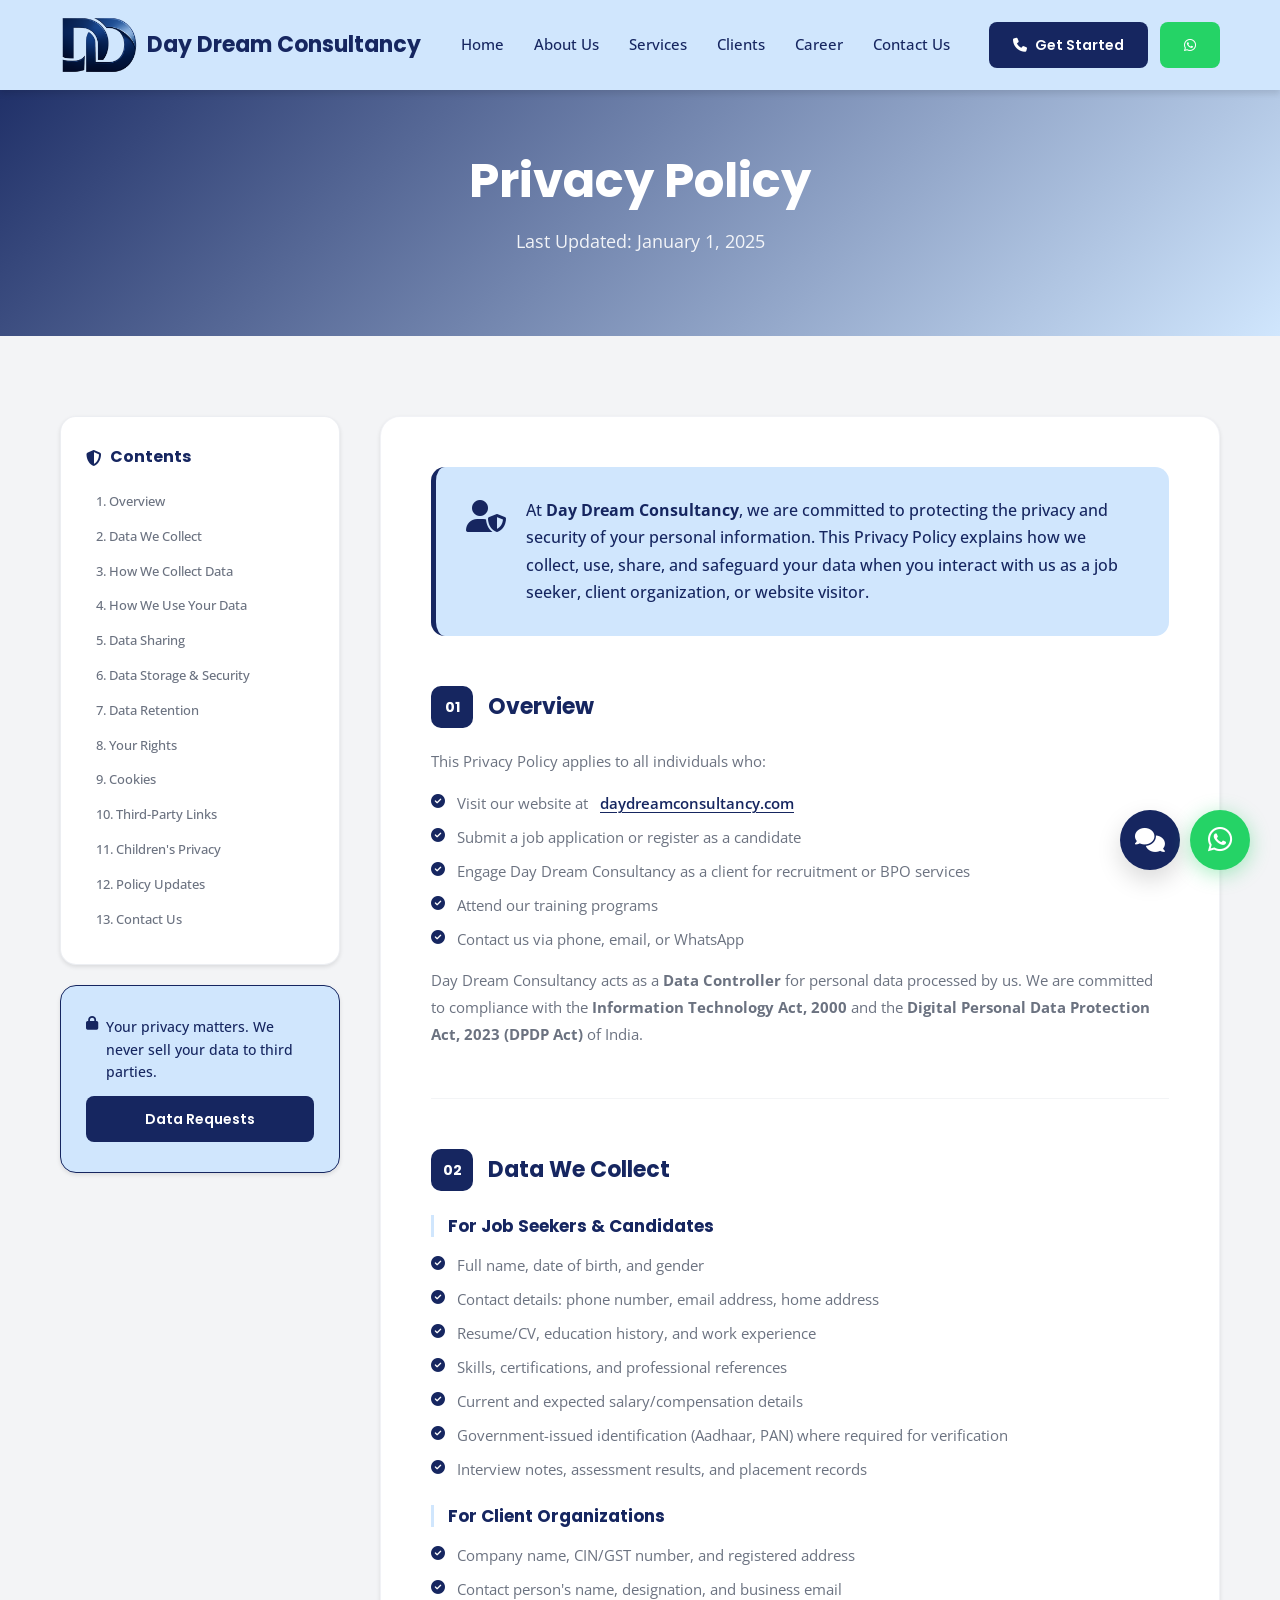
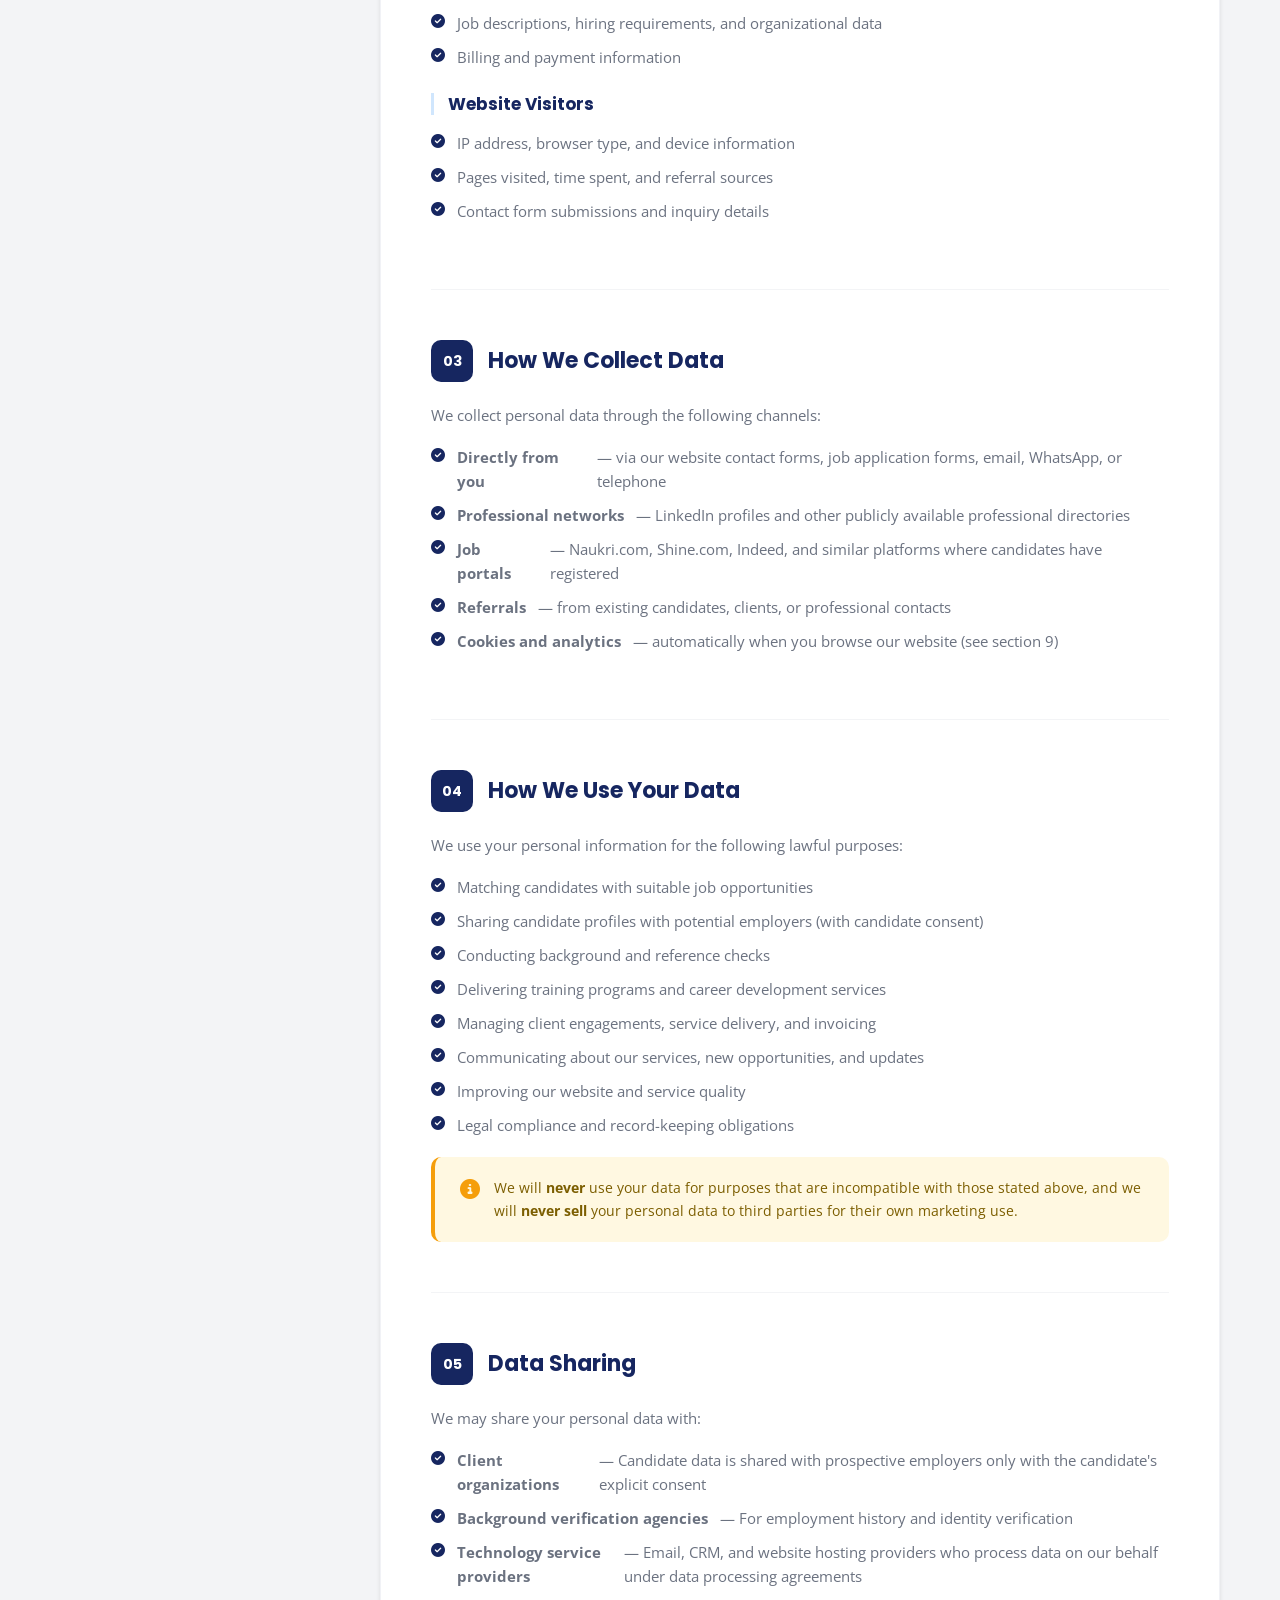
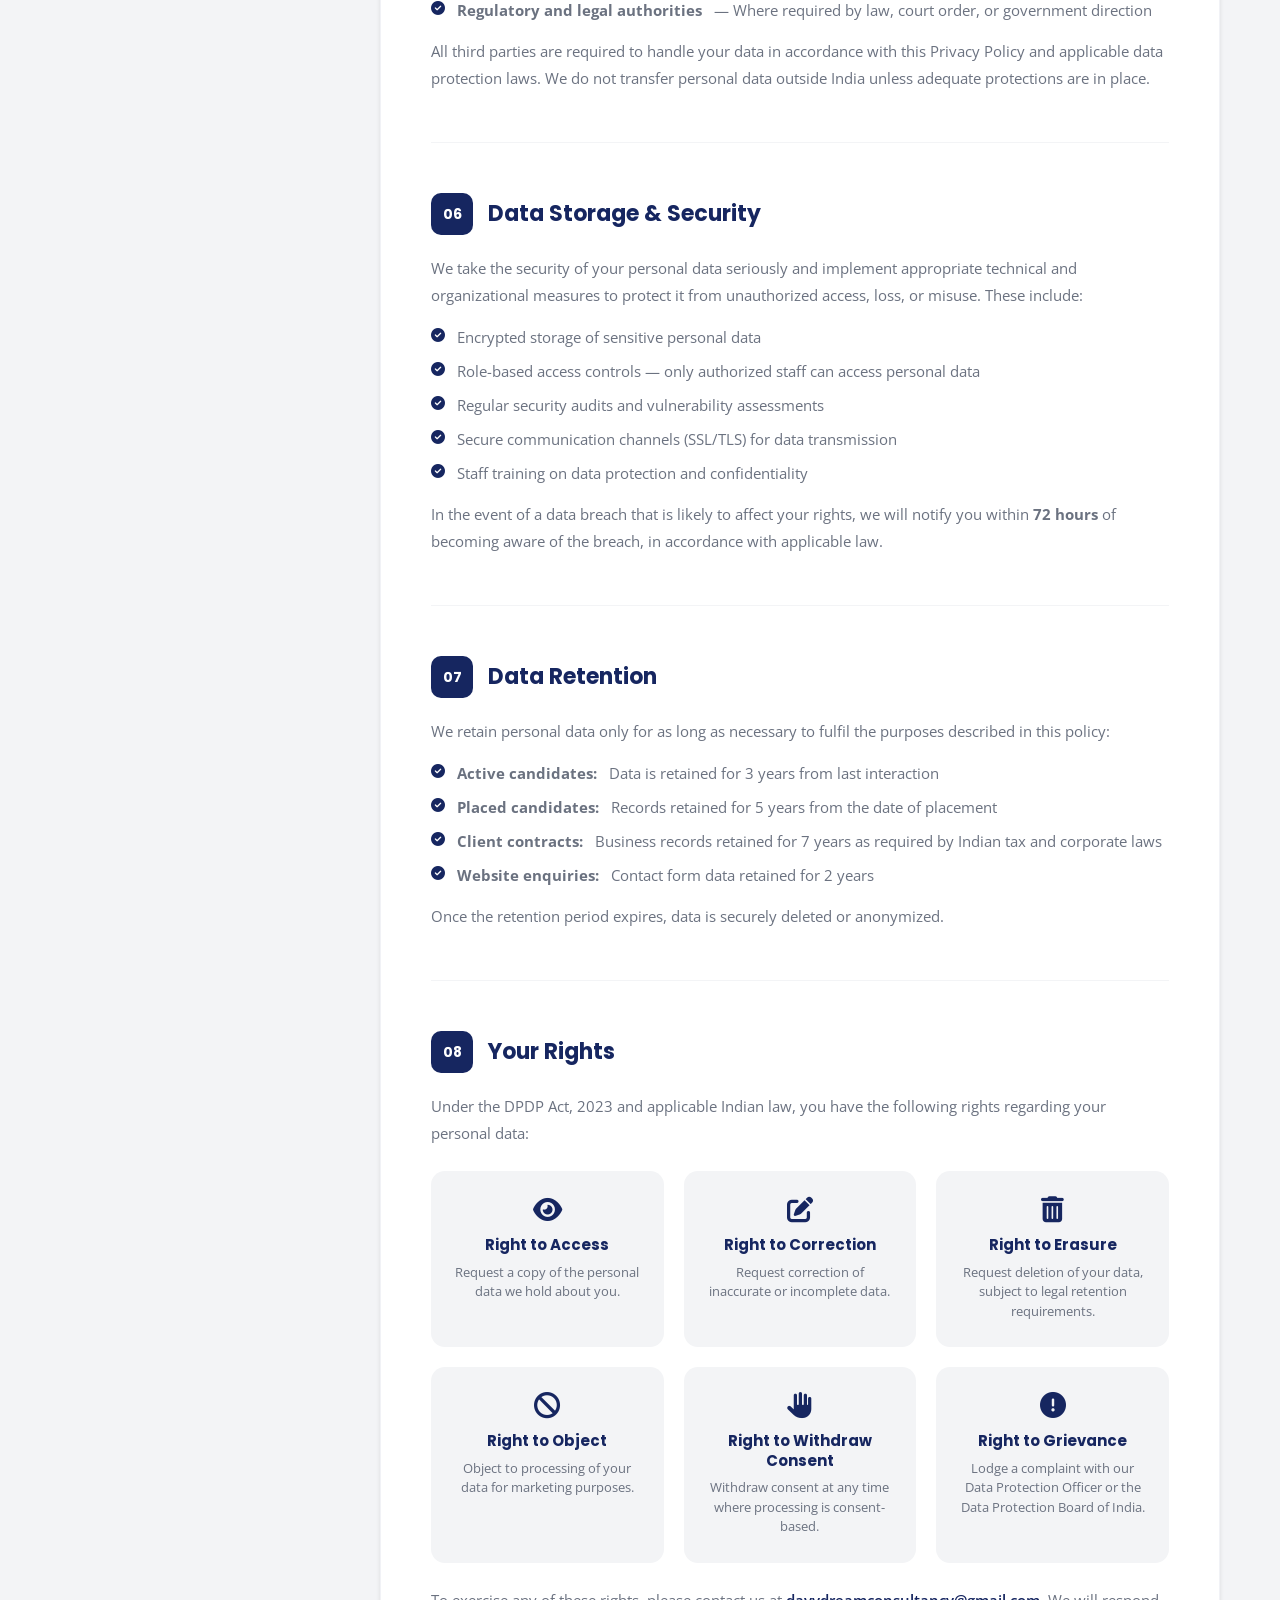
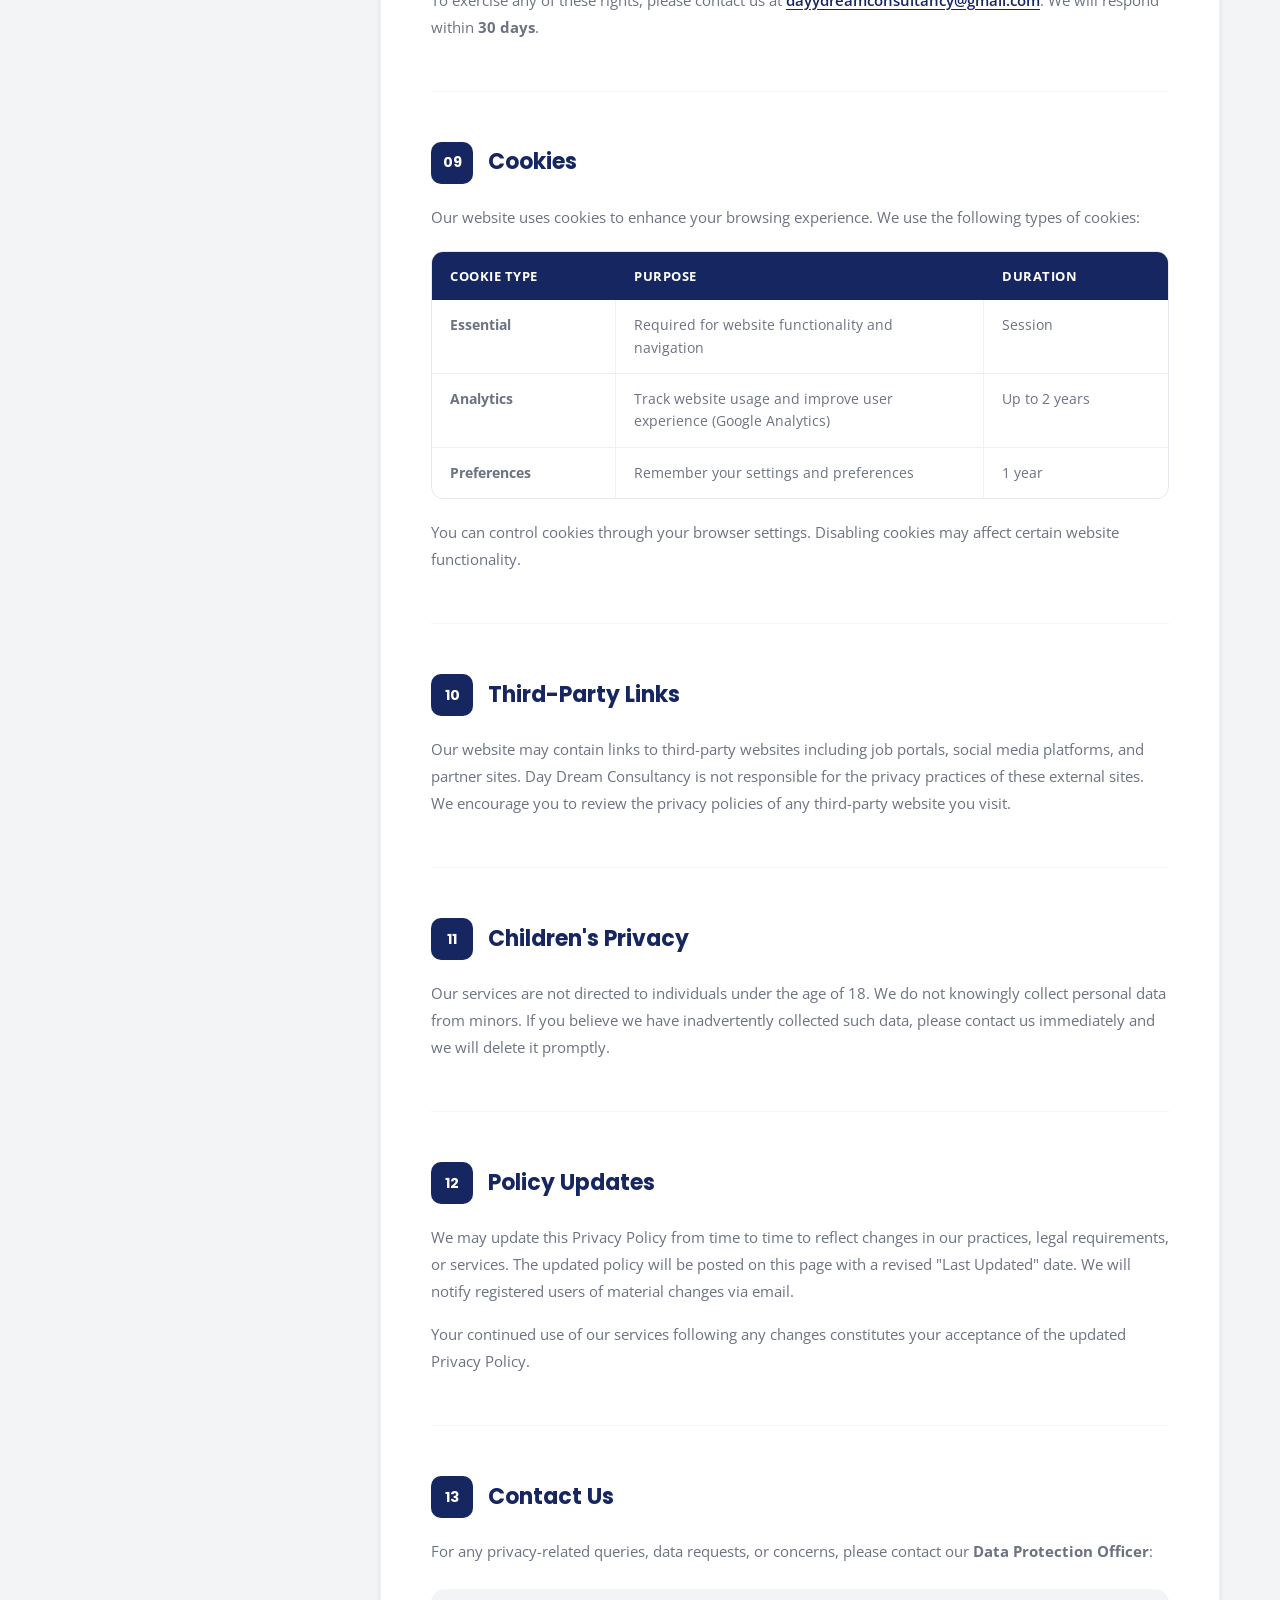
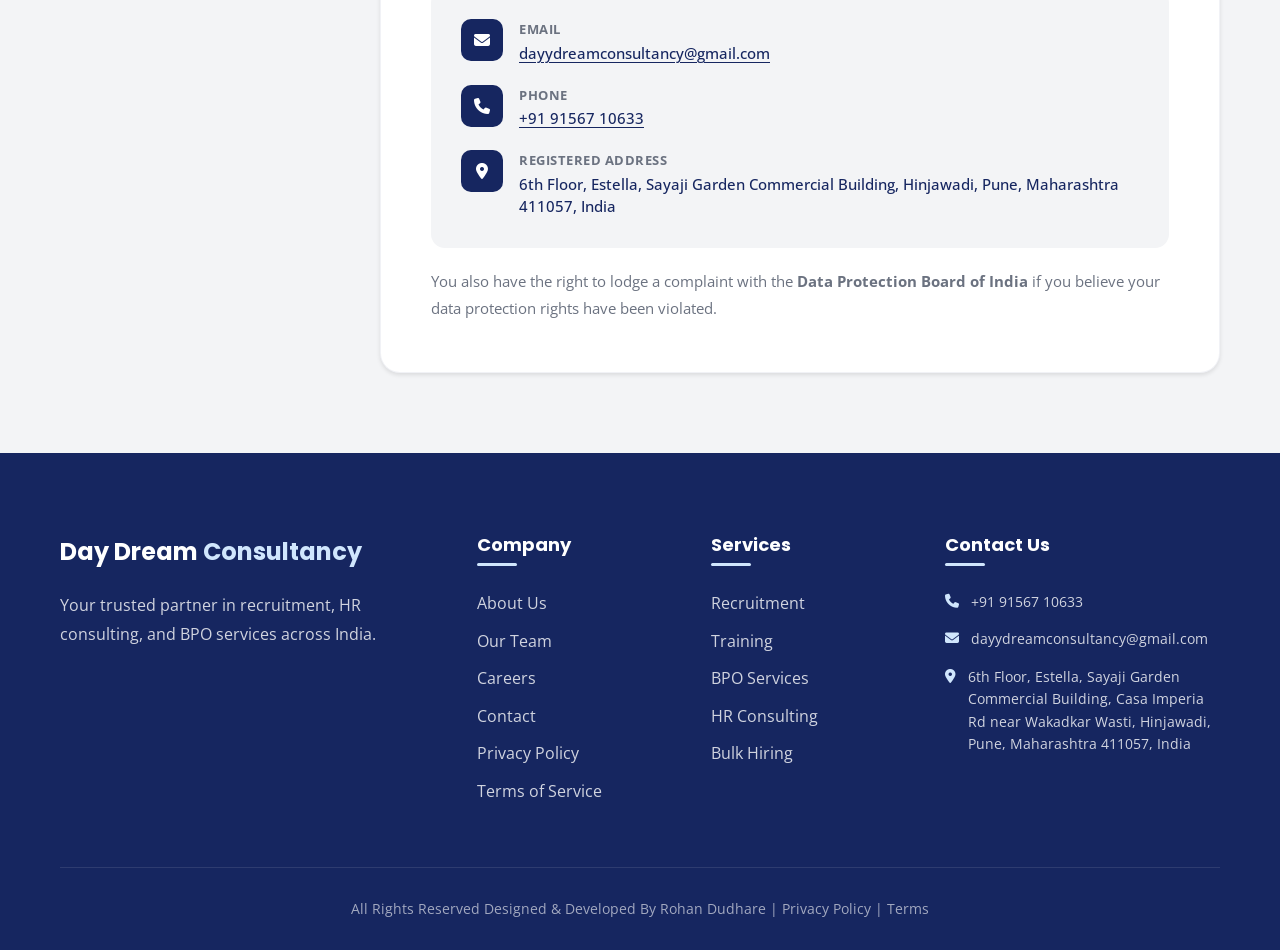
<file: privacy.html>
<!DOCTYPE html>
<html lang="en">
<head>
    <meta charset="UTF-8">
    <meta name="viewport" content="width=device-width, initial-scale=1.0">
    <meta name="description" content="Privacy Policy of Day Dream Consultancy – How we collect, use, store, and protect your personal data in accordance with Indian data protection laws.">
    <meta name="author" content="Day Dream Consultancy">
    <title>Privacy Policy | Day Dream Consultancy</title>

    <link rel="preconnect" href="https://fonts.googleapis.com">
    <link rel="preconnect" href="https://fonts.gstatic.com" crossorigin>
    <link href="https://fonts.googleapis.com/css2?family=Open+Sans:wght@400;500;600&family=Poppins:wght@400;500;600;700&display=swap" rel="stylesheet">
    <link rel="stylesheet" href="https://cdnjs.cloudflare.com/ajax/libs/font-awesome/6.4.0/css/all.min.css">
    <link rel="stylesheet" href="css/style.css">
    <link rel="icon" type="image/png" href="data:image/svg+xml,%3Csvg xmlns='http://www.w3.org/2000/svg' viewBox='0 0 100 100'%3E%3Crect fill='%23162660' width='100' height='100' rx='15'/%3E%3Ctext x='50' y='65' font-family='Arial' font-size='45' font-weight='bold' text-anchor='middle' fill='white'%3EDD%3C/text%3E%3C/svg%3E">
</head>
<body>

    <!-- Navigation -->
    <nav class="navbar">
        <div class="container">
            <a href="index.html" class="logo">
                <img src="images/logo.png" alt="Day Dream Logo" class="logo-img">
                <div class="logo-text">Day Dream <span>Consultancy</span></div>
            </a>
            <ul class="nav-menu">
                <li><a href="index.html" class="nav-link">Home</a></li>
                <li><a href="about.html" class="nav-link">About Us</a></li>
                <li><a href="services.html" class="nav-link">Services</a></li>
                <li><a href="clients.html" class="nav-link">Clients</a></li>
                <li><a href="career.html" class="nav-link">Career</a></li>
                <li><a href="contact.html" class="nav-link">Contact Us</a></li>
            
                <div class="nav-buttons mobile-only">
                    <a href="contact.html" class="btn btn-primary"><i class="fas fa-phone"></i> Get Started</a>
                    <a href="https://wa.me/919156710633" target="_blank" class="btn btn-whatsapp"><i class="fab fa-whatsapp"></i> WhatsApp</a>
                </div>
            </ul>
            <div class="nav-buttons desktop-only">
                <a href="contact.html" class="btn btn-primary"><i class="fas fa-phone"></i> Get Started</a>
                <a href="https://wa.me/919156710633" target="_blank" class="btn btn-whatsapp"><i class="fab fa-whatsapp"></i></a>
            </div>
            <div class="hamburger"><span></span><span></span><span></span></div>
        </div>
    </nav>

    <!-- Page Header -->
    <header class="page-header">
        <div class="container">
            <h1>Privacy Policy</h1>
            <p>Last Updated: January 1, 2025</p>
        </div>
    </header>

    <!-- Privacy Content -->
    <section class="legal-section section-padding">
        <div class="container">
            <div class="legal-layout">

                <!-- Sidebar TOC -->
                <aside class="legal-toc">
                    <div class="toc-card">
                        <h4><i class="fas fa-shield-alt"></i> Contents</h4>
                        <ul>
                            <li><a href="#overview">1. Overview</a></li>
                            <li><a href="#data-collect">2. Data We Collect</a></li>
                            <li><a href="#how-collect">3. How We Collect Data</a></li>
                            <li><a href="#how-use">4. How We Use Your Data</a></li>
                            <li><a href="#sharing">5. Data Sharing</a></li>
                            <li><a href="#storage">6. Data Storage & Security</a></li>
                            <li><a href="#retention">7. Data Retention</a></li>
                            <li><a href="#rights">8. Your Rights</a></li>
                            <li><a href="#cookies">9. Cookies</a></li>
                            <li><a href="#third-party">10. Third-Party Links</a></li>
                            <li><a href="#children">11. Children's Privacy</a></li>
                            <li><a href="#updates">12. Policy Updates</a></li>
                            <li><a href="#contact-privacy">13. Contact Us</a></li>
                        </ul>
                    </div>
                    <div class="toc-card toc-highlight">
                        <p><i class="fas fa-lock"></i> Your privacy matters. We never sell your data to third parties.</p>
                        <a href="contact.html" class="btn btn-primary" style="margin-top:12px; width:100%; justify-content:center;">Data Requests</a>
                    </div>
                </aside>

                <!-- Main Content -->
                <div class="legal-content">

                    <div class="legal-intro-box">
                        <i class="fas fa-user-shield"></i>
                        <p>At <strong>Day Dream Consultancy</strong>, we are committed to protecting the privacy and security of your personal information. This Privacy Policy explains how we collect, use, share, and safeguard your data when you interact with us as a job seeker, client organization, or website visitor.</p>
                    </div>

                    <div class="legal-section-block" id="overview">
                        <h2><span class="section-num">01</span> Overview</h2>
                        <p>This Privacy Policy applies to all individuals who:</p>
                        <ul class="legal-list">
                            <li><i class="fas fa-check-circle"></i> Visit our website at <a href="https://daydreamconsultancy.com">daydreamconsultancy.com</a></li>
                            <li><i class="fas fa-check-circle"></i> Submit a job application or register as a candidate</li>
                            <li><i class="fas fa-check-circle"></i> Engage Day Dream Consultancy as a client for recruitment or BPO services</li>
                            <li><i class="fas fa-check-circle"></i> Attend our training programs</li>
                            <li><i class="fas fa-check-circle"></i> Contact us via phone, email, or WhatsApp</li>
                        </ul>
                        <p>Day Dream Consultancy acts as a <strong>Data Controller</strong> for personal data processed by us. We are committed to compliance with the <strong>Information Technology Act, 2000</strong> and the <strong>Digital Personal Data Protection Act, 2023 (DPDP Act)</strong> of India.</p>
                    </div>

                    <div class="legal-section-block" id="data-collect">
                        <h2><span class="section-num">02</span> Data We Collect</h2>

                        <h3 class="legal-sub">For Job Seekers & Candidates</h3>
                        <ul class="legal-list">
                            <li><i class="fas fa-check-circle"></i> Full name, date of birth, and gender</li>
                            <li><i class="fas fa-check-circle"></i> Contact details: phone number, email address, home address</li>
                            <li><i class="fas fa-check-circle"></i> Resume/CV, education history, and work experience</li>
                            <li><i class="fas fa-check-circle"></i> Skills, certifications, and professional references</li>
                            <li><i class="fas fa-check-circle"></i> Current and expected salary/compensation details</li>
                            <li><i class="fas fa-check-circle"></i> Government-issued identification (Aadhaar, PAN) where required for verification</li>
                            <li><i class="fas fa-check-circle"></i> Interview notes, assessment results, and placement records</li>
                        </ul>

                        <h3 class="legal-sub">For Client Organizations</h3>
                        <ul class="legal-list">
                            <li><i class="fas fa-check-circle"></i> Company name, CIN/GST number, and registered address</li>
                            <li><i class="fas fa-check-circle"></i> Contact person's name, designation, and business email</li>
                            <li><i class="fas fa-check-circle"></i> Job descriptions, hiring requirements, and organizational data</li>
                            <li><i class="fas fa-check-circle"></i> Billing and payment information</li>
                        </ul>

                        <h3 class="legal-sub">Website Visitors</h3>
                        <ul class="legal-list">
                            <li><i class="fas fa-check-circle"></i> IP address, browser type, and device information</li>
                            <li><i class="fas fa-check-circle"></i> Pages visited, time spent, and referral sources</li>
                            <li><i class="fas fa-check-circle"></i> Contact form submissions and inquiry details</li>
                        </ul>
                    </div>

                    <div class="legal-section-block" id="how-collect">
                        <h2><span class="section-num">03</span> How We Collect Data</h2>
                        <p>We collect personal data through the following channels:</p>
                        <ul class="legal-list">
                            <li><i class="fas fa-check-circle"></i> <strong>Directly from you</strong> — via our website contact forms, job application forms, email, WhatsApp, or telephone</li>
                            <li><i class="fas fa-check-circle"></i> <strong>Professional networks</strong> — LinkedIn profiles and other publicly available professional directories</li>
                            <li><i class="fas fa-check-circle"></i> <strong>Job portals</strong> — Naukri.com, Shine.com, Indeed, and similar platforms where candidates have registered</li>
                            <li><i class="fas fa-check-circle"></i> <strong>Referrals</strong> — from existing candidates, clients, or professional contacts</li>
                            <li><i class="fas fa-check-circle"></i> <strong>Cookies and analytics</strong> — automatically when you browse our website (see section 9)</li>
                        </ul>
                    </div>

                    <div class="legal-section-block" id="how-use">
                        <h2><span class="section-num">04</span> How We Use Your Data</h2>
                        <p>We use your personal information for the following lawful purposes:</p>
                        <ul class="legal-list">
                            <li><i class="fas fa-check-circle"></i> Matching candidates with suitable job opportunities</li>
                            <li><i class="fas fa-check-circle"></i> Sharing candidate profiles with potential employers (with candidate consent)</li>
                            <li><i class="fas fa-check-circle"></i> Conducting background and reference checks</li>
                            <li><i class="fas fa-check-circle"></i> Delivering training programs and career development services</li>
                            <li><i class="fas fa-check-circle"></i> Managing client engagements, service delivery, and invoicing</li>
                            <li><i class="fas fa-check-circle"></i> Communicating about our services, new opportunities, and updates</li>
                            <li><i class="fas fa-check-circle"></i> Improving our website and service quality</li>
                            <li><i class="fas fa-check-circle"></i> Legal compliance and record-keeping obligations</li>
                        </ul>
                        <div class="legal-notice-box">
                            <i class="fas fa-info-circle"></i>
                            <p>We will <strong>never</strong> use your data for purposes that are incompatible with those stated above, and we will <strong>never sell</strong> your personal data to third parties for their own marketing use.</p>
                        </div>
                    </div>

                    <div class="legal-section-block" id="sharing">
                        <h2><span class="section-num">05</span> Data Sharing</h2>
                        <p>We may share your personal data with:</p>
                        <ul class="legal-list">
                            <li><i class="fas fa-check-circle"></i> <strong>Client organizations</strong> — Candidate data is shared with prospective employers only with the candidate's explicit consent</li>
                            <li><i class="fas fa-check-circle"></i> <strong>Background verification agencies</strong> — For employment history and identity verification</li>
                            <li><i class="fas fa-check-circle"></i> <strong>Technology service providers</strong> — Email, CRM, and website hosting providers who process data on our behalf under data processing agreements</li>
                            <li><i class="fas fa-check-circle"></i> <strong>Regulatory and legal authorities</strong> — Where required by law, court order, or government direction</li>
                        </ul>
                        <p>All third parties are required to handle your data in accordance with this Privacy Policy and applicable data protection laws. We do not transfer personal data outside India unless adequate protections are in place.</p>
                    </div>

                    <div class="legal-section-block" id="storage">
                        <h2><span class="section-num">06</span> Data Storage &amp; Security</h2>
                        <p>We take the security of your personal data seriously and implement appropriate technical and organizational measures to protect it from unauthorized access, loss, or misuse. These include:</p>
                        <ul class="legal-list">
                            <li><i class="fas fa-check-circle"></i> Encrypted storage of sensitive personal data</li>
                            <li><i class="fas fa-check-circle"></i> Role-based access controls — only authorized staff can access personal data</li>
                            <li><i class="fas fa-check-circle"></i> Regular security audits and vulnerability assessments</li>
                            <li><i class="fas fa-check-circle"></i> Secure communication channels (SSL/TLS) for data transmission</li>
                            <li><i class="fas fa-check-circle"></i> Staff training on data protection and confidentiality</li>
                        </ul>
                        <p>In the event of a data breach that is likely to affect your rights, we will notify you within <strong>72 hours</strong> of becoming aware of the breach, in accordance with applicable law.</p>
                    </div>

                    <div class="legal-section-block" id="retention">
                        <h2><span class="section-num">07</span> Data Retention</h2>
                        <p>We retain personal data only for as long as necessary to fulfil the purposes described in this policy:</p>
                        <ul class="legal-list">
                            <li><i class="fas fa-check-circle"></i> <strong>Active candidates:</strong> Data is retained for 3 years from last interaction</li>
                            <li><i class="fas fa-check-circle"></i> <strong>Placed candidates:</strong> Records retained for 5 years from the date of placement</li>
                            <li><i class="fas fa-check-circle"></i> <strong>Client contracts:</strong> Business records retained for 7 years as required by Indian tax and corporate laws</li>
                            <li><i class="fas fa-check-circle"></i> <strong>Website enquiries:</strong> Contact form data retained for 2 years</li>
                        </ul>
                        <p>Once the retention period expires, data is securely deleted or anonymized.</p>
                    </div>

                    <div class="legal-section-block" id="rights">
                        <h2><span class="section-num">08</span> Your Rights</h2>
                        <p>Under the DPDP Act, 2023 and applicable Indian law, you have the following rights regarding your personal data:</p>
                        <div class="rights-grid">
                            <div class="rights-card">
                                <i class="fas fa-eye"></i>
                                <h4>Right to Access</h4>
                                <p>Request a copy of the personal data we hold about you.</p>
                            </div>
                            <div class="rights-card">
                                <i class="fas fa-edit"></i>
                                <h4>Right to Correction</h4>
                                <p>Request correction of inaccurate or incomplete data.</p>
                            </div>
                            <div class="rights-card">
                                <i class="fas fa-trash-alt"></i>
                                <h4>Right to Erasure</h4>
                                <p>Request deletion of your data, subject to legal retention requirements.</p>
                            </div>
                            <div class="rights-card">
                                <i class="fas fa-ban"></i>
                                <h4>Right to Object</h4>
                                <p>Object to processing of your data for marketing purposes.</p>
                            </div>
                            <div class="rights-card">
                                <i class="fas fa-hand-paper"></i>
                                <h4>Right to Withdraw Consent</h4>
                                <p>Withdraw consent at any time where processing is consent-based.</p>
                            </div>
                            <div class="rights-card">
                                <i class="fas fa-exclamation-circle"></i>
                                <h4>Right to Grievance</h4>
                                <p>Lodge a complaint with our Data Protection Officer or the Data Protection Board of India.</p>
                            </div>
                        </div>
                        <p>To exercise any of these rights, please contact us at <a href="mailto:dayydreamconsultancy@gmail.com">dayydreamconsultancy@gmail.com</a>. We will respond within <strong>30 days</strong>.</p>
                    </div>

                    <div class="legal-section-block" id="cookies">
                        <h2><span class="section-num">09</span> Cookies</h2>
                        <p>Our website uses cookies to enhance your browsing experience. We use the following types of cookies:</p>
                        <div class="cookies-table">
                            <div class="cookie-row header">
                                <span>Cookie Type</span>
                                <span>Purpose</span>
                                <span>Duration</span>
                            </div>
                            <div class="cookie-row">
                                <span><strong>Essential</strong></span>
                                <span>Required for website functionality and navigation</span>
                                <span>Session</span>
                            </div>
                            <div class="cookie-row">
                                <span><strong>Analytics</strong></span>
                                <span>Track website usage and improve user experience (Google Analytics)</span>
                                <span>Up to 2 years</span>
                            </div>
                            <div class="cookie-row">
                                <span><strong>Preferences</strong></span>
                                <span>Remember your settings and preferences</span>
                                <span>1 year</span>
                            </div>
                        </div>
                        <p>You can control cookies through your browser settings. Disabling cookies may affect certain website functionality.</p>
                    </div>

                    <div class="legal-section-block" id="third-party">
                        <h2><span class="section-num">10</span> Third-Party Links</h2>
                        <p>Our website may contain links to third-party websites including job portals, social media platforms, and partner sites. Day Dream Consultancy is not responsible for the privacy practices of these external sites. We encourage you to review the privacy policies of any third-party website you visit.</p>
                    </div>

                    <div class="legal-section-block" id="children">
                        <h2><span class="section-num">11</span> Children's Privacy</h2>
                        <p>Our services are not directed to individuals under the age of 18. We do not knowingly collect personal data from minors. If you believe we have inadvertently collected such data, please contact us immediately and we will delete it promptly.</p>
                    </div>

                    <div class="legal-section-block" id="updates">
                        <h2><span class="section-num">12</span> Policy Updates</h2>
                        <p>We may update this Privacy Policy from time to time to reflect changes in our practices, legal requirements, or services. The updated policy will be posted on this page with a revised "Last Updated" date. We will notify registered users of material changes via email.</p>
                        <p>Your continued use of our services following any changes constitutes your acceptance of the updated Privacy Policy.</p>
                    </div>

                    <div class="legal-section-block" id="contact-privacy">
                        <h2><span class="section-num">13</span> Contact Us</h2>
                        <p>For any privacy-related queries, data requests, or concerns, please contact our <strong>Data Protection Officer</strong>:</p>
                        <div class="legal-contact-grid">
                            <div class="legal-contact-item">
                                <i class="fas fa-envelope"></i>
                                <div>
                                    <strong>Email</strong>
                                    <a href="mailto:dayydreamconsultancy@gmail.com">dayydreamconsultancy@gmail.com</a>
                                </div>
                            </div>
                            <div class="legal-contact-item">
                                <i class="fas fa-phone"></i>
                                <div>
                                    <strong>Phone</strong>
                                    <a href="tel:+919156710633">+91 91567 10633</a>
                                </div>
                            </div>
                            <a href="https://www.google.com/maps/place/11COWORK+Hinjewadi/@18.5939895,73.7477872,839m/data=!3m2!1e3!4b1!4m6!3m5!1s0x3bc2b9349d53f7e3:0xcad4aa7a292416b!8m2!3d18.5939895!4d73.7503621!16s%2Fg%2F11lcqv0k4y?entry=ttu&g_ep=EgoyMDI2MDMxOC4xIKXMDSoASAFQAw%3D%3D" target="_blank" class="legal-contact-item" style="color: inherit; text-decoration: none;">
                                <i class="fas fa-map-marker-alt"></i>
                                <div>
                                    <strong>Registered Address</strong>
                                    <span>6th Floor, Estella, Sayaji Garden Commercial Building, Hinjawadi, Pune, Maharashtra 411057, India</span>
                                </div>
                            </a>
                        </div>
                        <p style="margin-top:20px;">You also have the right to lodge a complaint with the <strong>Data Protection Board of India</strong> if you believe your data protection rights have been violated.</p>
                    </div>

                </div>
            </div>
        </div>
    </section>

    <!-- Footer -->
    <footer class="footer">
        <div class="container">
            <div class="footer-grid">
                <div class="footer-brand">
                    <div class="logo-text" style="color: white; font-size: 24px; margin-bottom: 20px;">Day Dream <span style="color: #D0E6FD;">Consultancy</span></div>
                    <p>Your trusted partner in recruitment, HR consulting, and BPO services across India.</p>
                </div>
                <div>
                    <h4 class="footer-title">Company</h4>
                    <ul class="footer-links">
                        <li><a href="about.html">About Us</a></li>
                        <li><a href="team.html">Our Team</a></li>
                        <li><a href="career.html">Careers</a></li>
                        <li><a href="contact.html">Contact</a></li>
                        <li><a href="privacy.html">Privacy Policy</a></li>
                        <li><a href="terms.html">Terms of Service</a></li>
                    </ul>
                </div>
                <div>
                    <h4 class="footer-title">Services</h4>
                    <ul class="footer-links">
                        <li><a href="services.html#recruitment">Recruitment</a></li>
                        <li><a href="services.html#training">Training</a></li>
                        <li><a href="services.html#bpo">BPO Services</a></li>
                        <li><a href="services.html#hr">HR Consulting</a></li>
                        <li><a href="services.html#bulk">Bulk Hiring</a></li>
                    </ul>
                </div>
                <div>
                    <h4 class="footer-title">Contact Us</h4>
                    <ul class="footer-contact">
                        <li>
                            <a href="tel:+919156710633">
                                <i class="fas fa-phone"></i>
                                <span>+91 91567 10633</span>
                            </a>
                        </li>
                        <li>
                            <a href="mailto:dayydreamconsultancy@gmail.com">
                                <i class="fas fa-envelope"></i>
                                <span>dayydreamconsultancy@gmail.com</span>
                            </a>
                        </li>
                        <li>
                            <a href="https://www.google.com/maps/place/11COWORK+Hinjewadi/@18.5939895,73.7477872,839m/data=!3m2!1e3!4b1!4m6!3m5!1s0x3bc2b9349d53f7e3:0xcad4aa7a292416b!8m2!3d18.5939895!4d73.7503621!16s%2Fg%2F11lcqv0k4y?entry=ttu&g_ep=EgoyMDI2MDMxOC4xIKXMDSoASAFQAw%3D%3D" target="_blank">
                                <i class="fas fa-map-marker-alt"></i>
                                <span>6th Floor, Estella, Sayaji Garden Commercial Building, Casa Imperia Rd near Wakadkar Wasti, Hinjawadi, Pune, Maharashtra 411057, India</span>
                            </a>
                        </li>
                    </ul>
                </div>
            </div>
            <div class="footer-bottom">
                <p>All Rights Reserved Designed & Developed By Rohan Dudhare | <a href="privacy.html" style="color: rgba(255,255,255,0.6);">Privacy Policy</a> | <a href="terms.html" style="color: rgba(255,255,255,0.6);">Terms</a></p>
            </div>
        </div>
    </footer>

    <a href="https://wa.me/919156710633" target="_blank" class="whatsapp-float" aria-label="Chat on WhatsApp"><i class="fab fa-whatsapp"></i></a>

    <div class="chatbot-widget">
        <button class="chatbot-toggle" aria-label="Open chat"><i class="fas fa-comments"></i></button>
        <div class="chatbot-window">
            <div class="chatbot-header"><h4>Day Dream Support</h4><p>How can we help you today?</p></div>
            <div class="chatbot-body">
                <div class="chatbot-message"><p>Hello! Welcome to Day Dream Consultancy. Please select an option below:</p></div>
                <div class="chatbot-options">
                    <div class="chatbot-option" data-action="hiring"><i class="fas fa-briefcase"></i> Hiring Support</div>
                    <div class="chatbot-option" data-action="job"><i class="fas fa-user"></i> Apply for Job</div>
                    <div class="chatbot-option" data-action="training"><i class="fas fa-graduation-cap"></i> Training Programs</div>
                    <div class="chatbot-option" data-action="hr"><i class="fas fa-headset"></i> Talk to HR</div>
                </div>
            </div>
        </div>
    </div>

    <script src="js/script.js"></script>
    <style>
        @media (min-width: 769px) { .mobile-only { display: none !important; } }
        @media (max-width: 768px) { .desktop-only { display: none !important; } }
    </style>
</body>
</html>
</file>
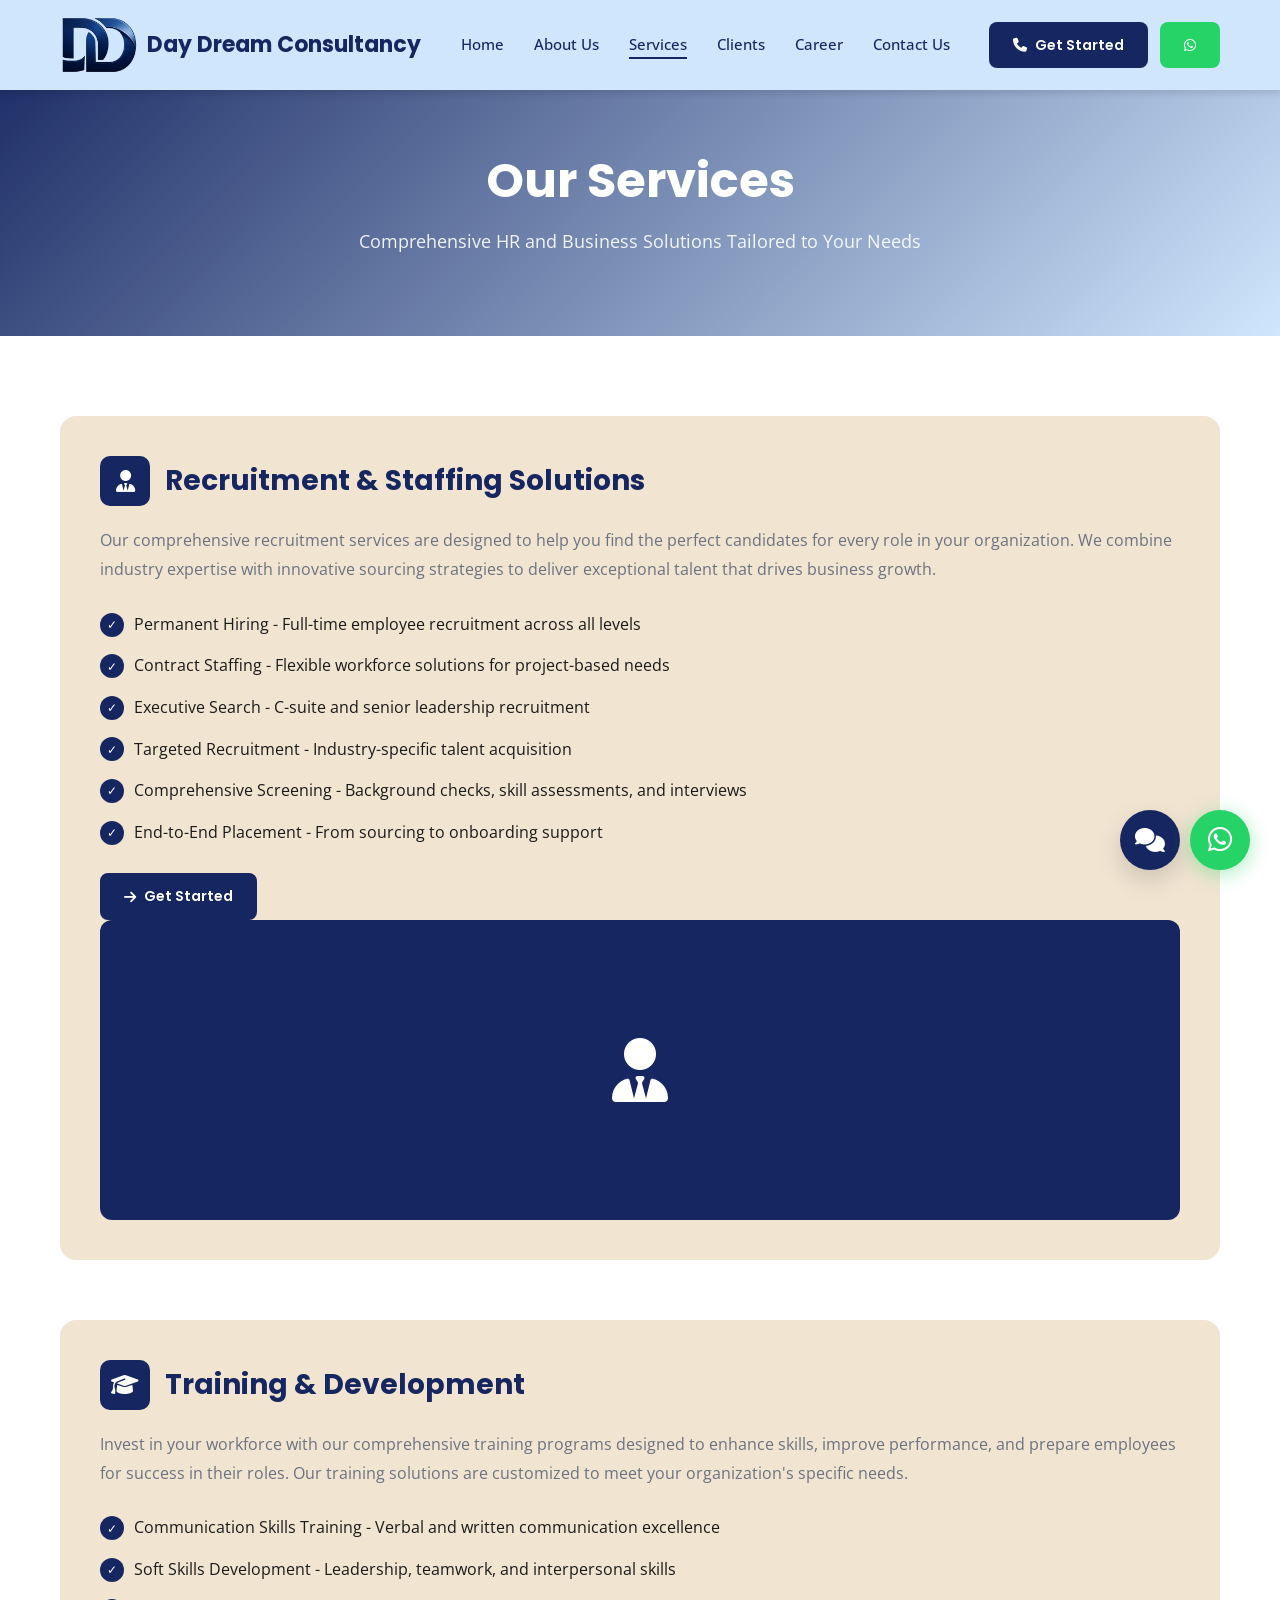
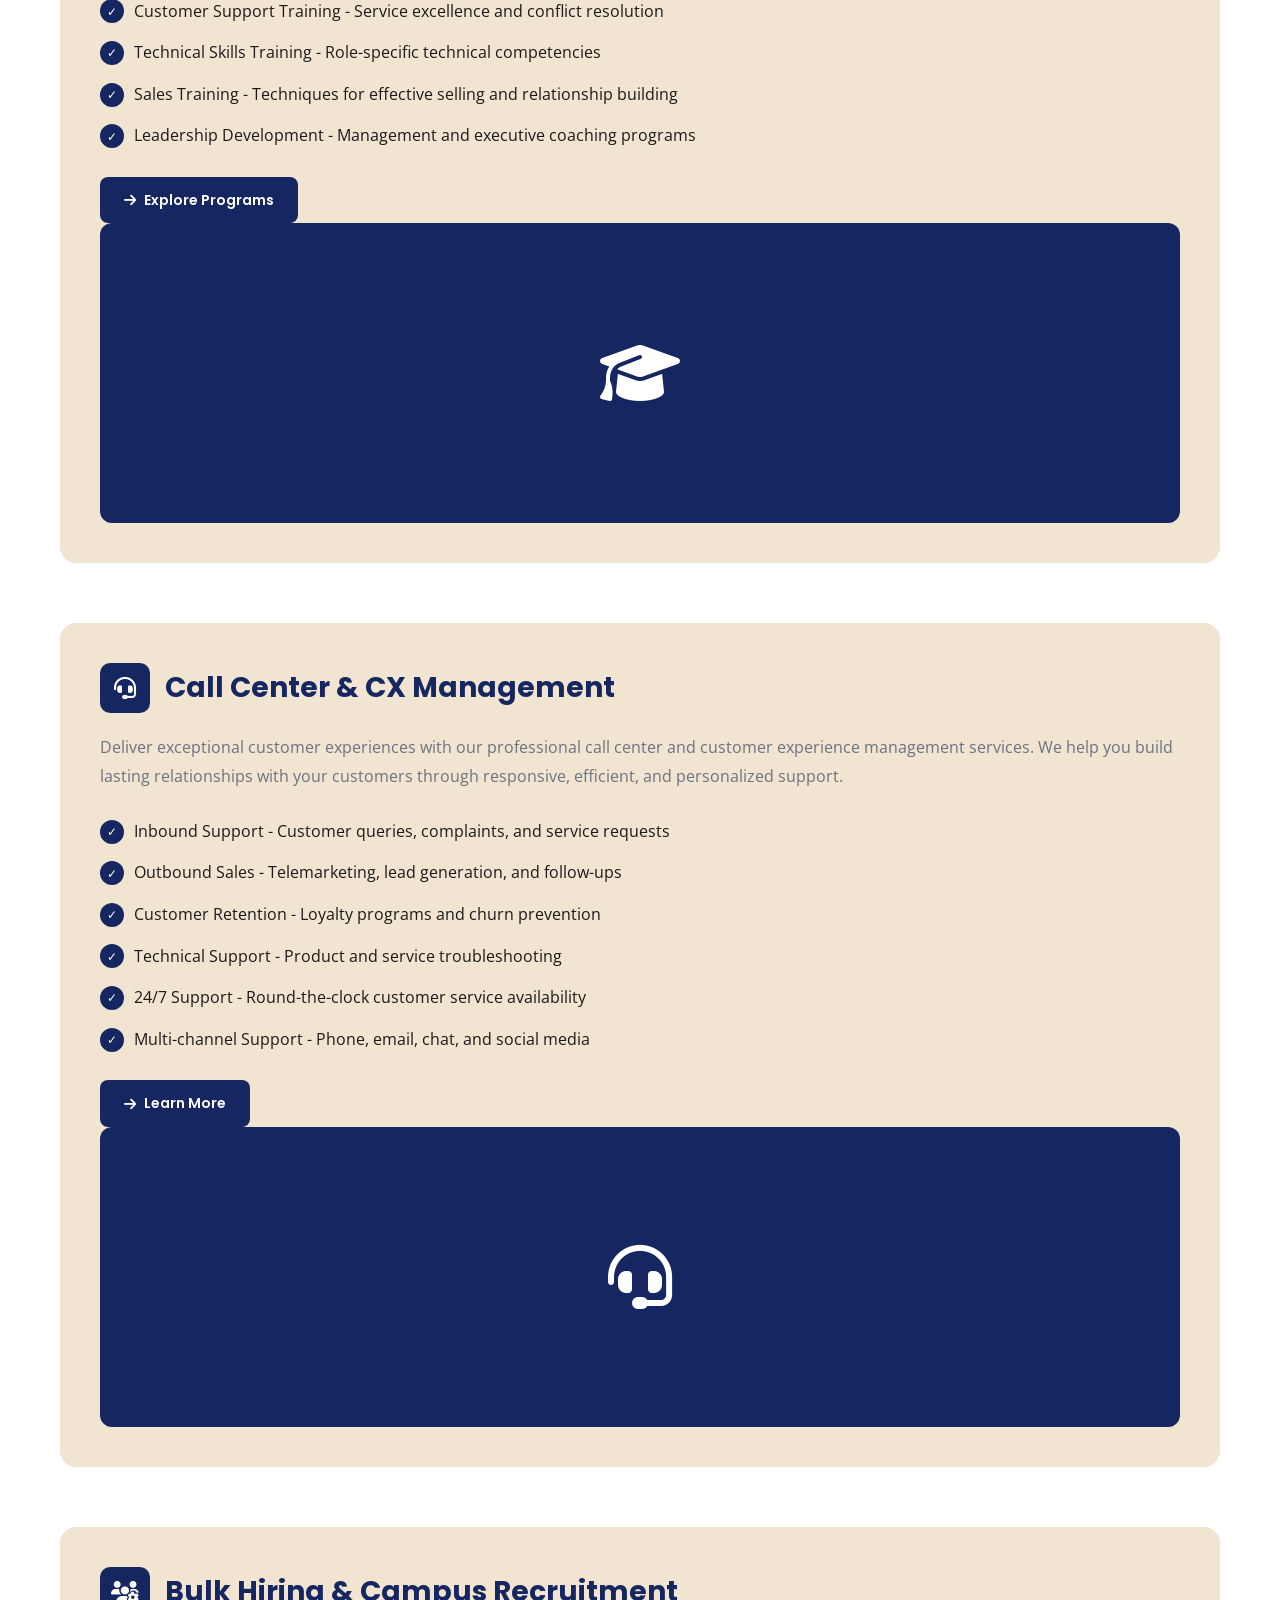
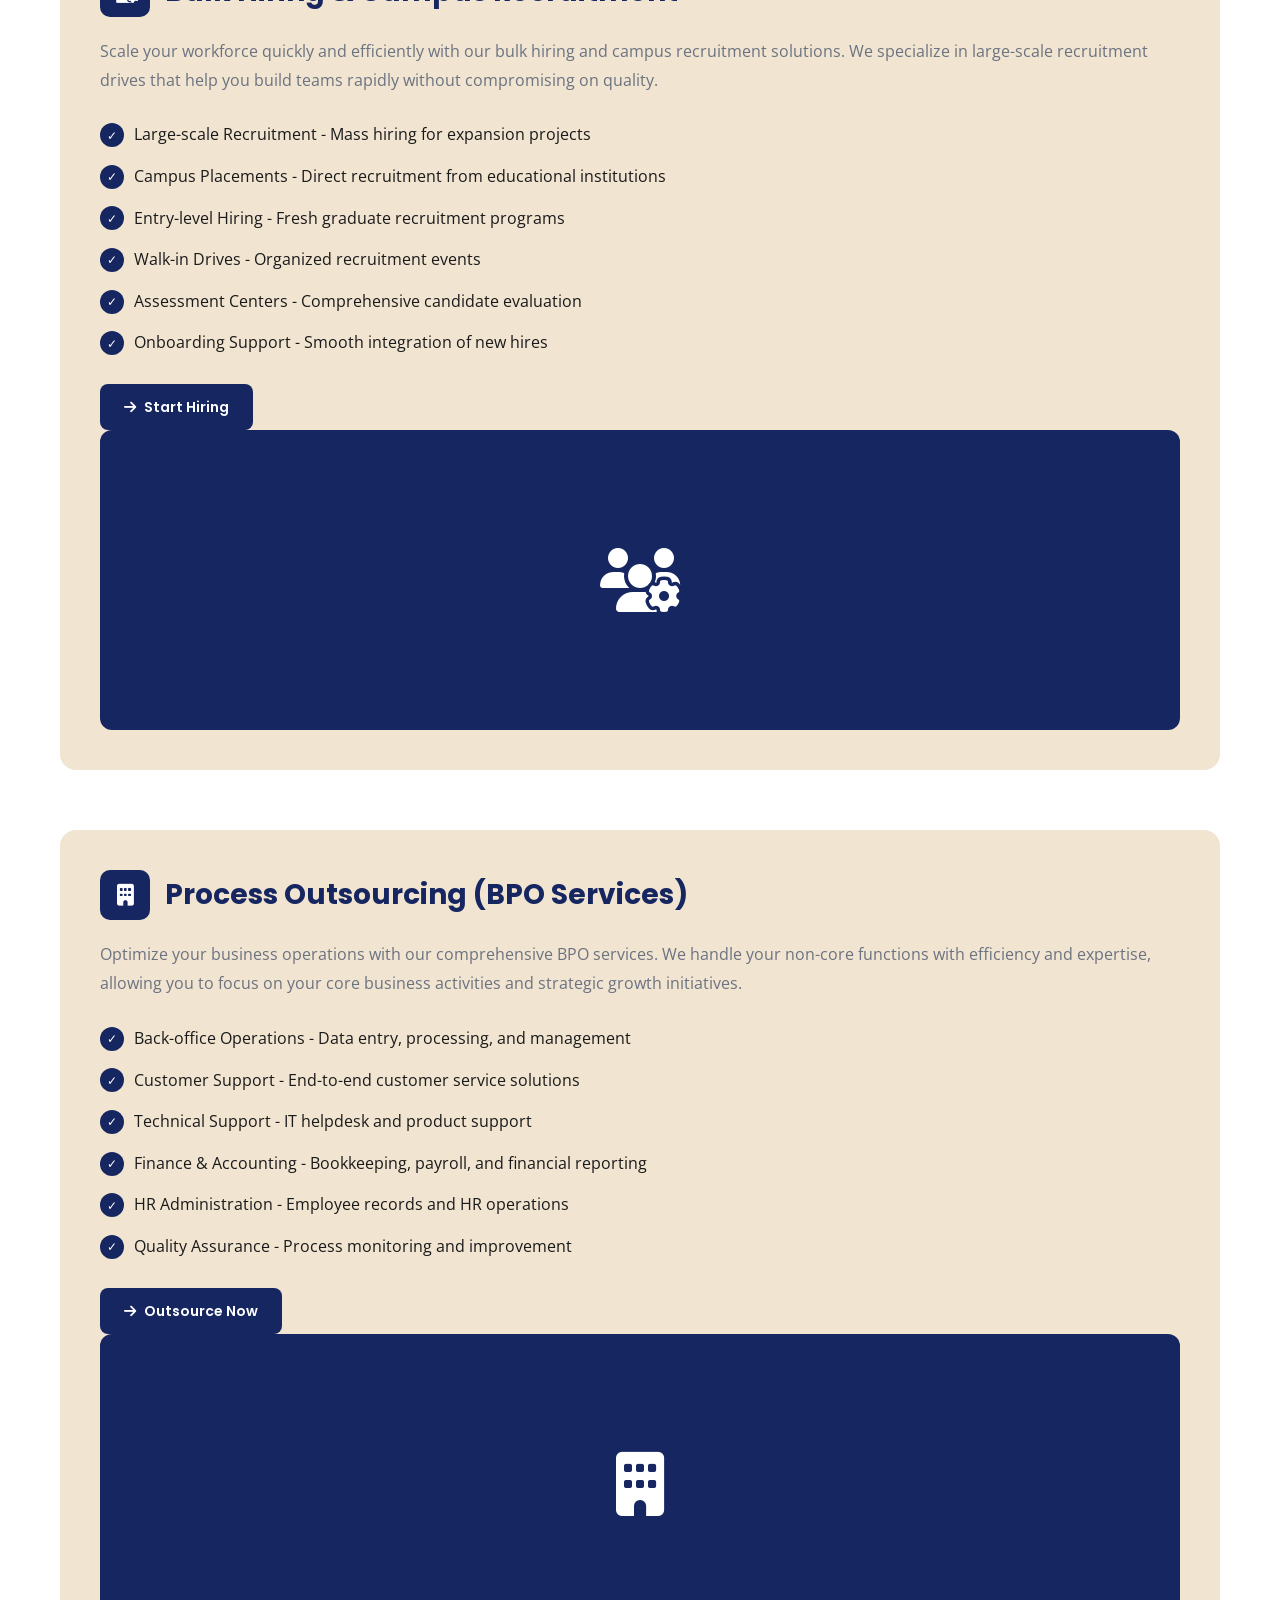
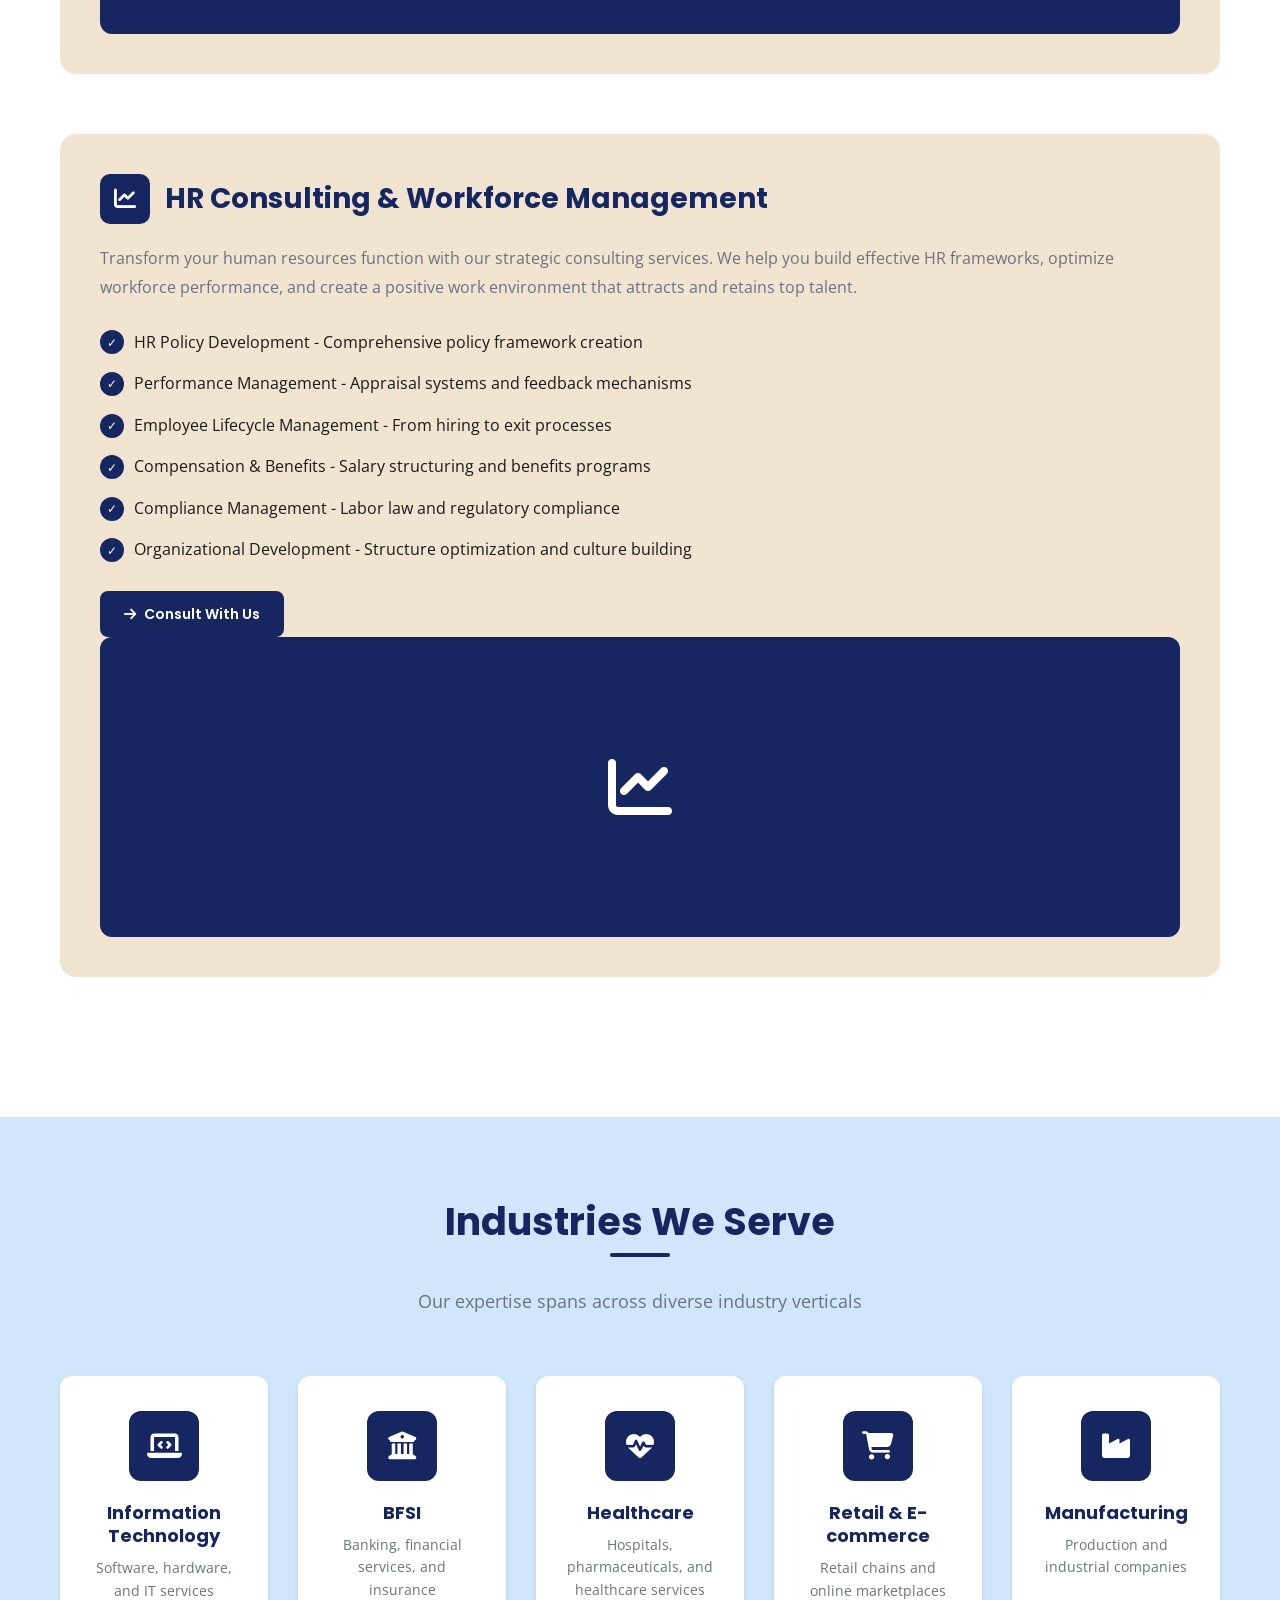
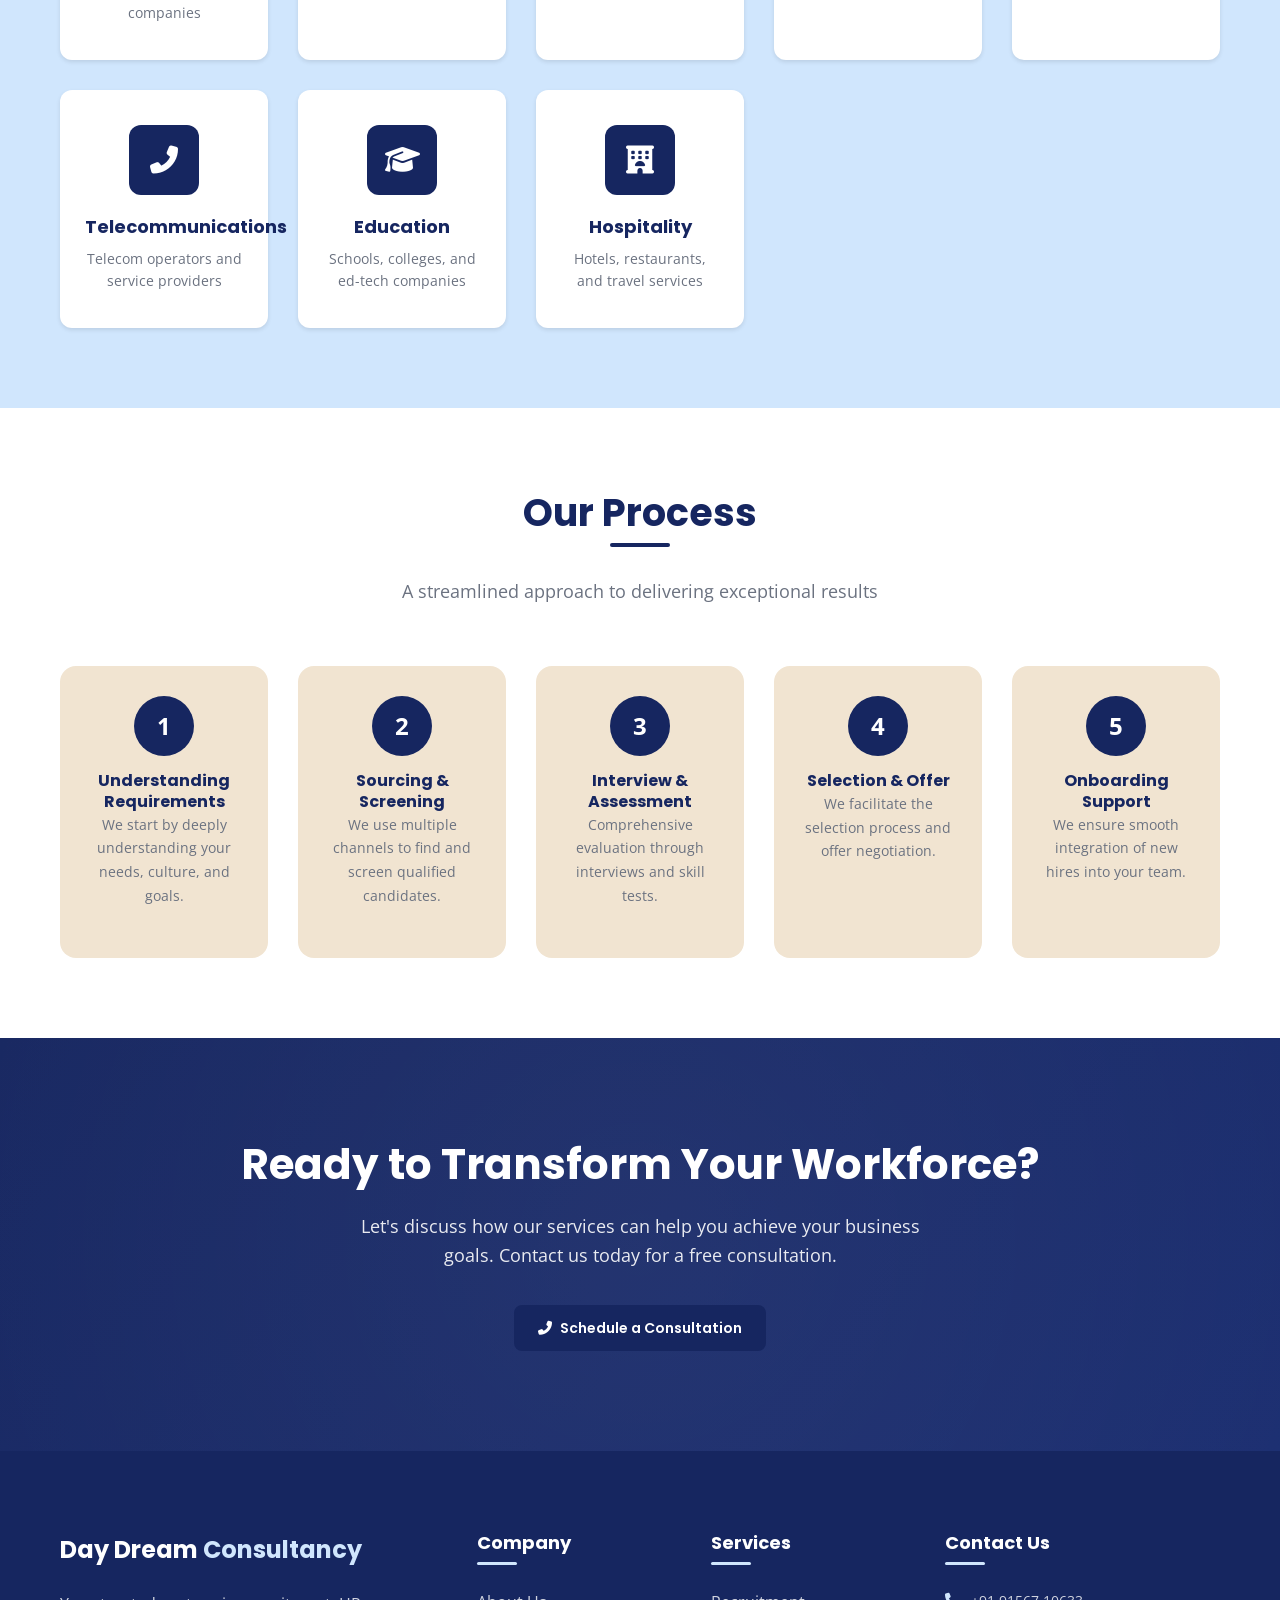
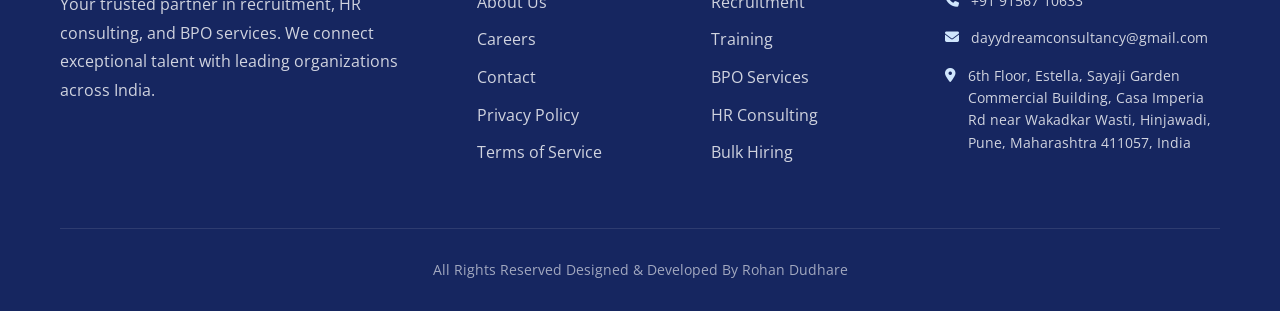
<file: services.html>
<!DOCTYPE html>
<html lang="en">
<head>
    <meta charset="UTF-8">
    <meta name="viewport" content="width=device-width, initial-scale=1.0">
    <meta name="description" content="Our Services - Day Dream Consultancy offers recruitment, training, BPO services, HR consulting, and workforce management solutions.">
    <meta name="keywords" content="HR services, recruitment, BPO, training, staffing solutions, workforce management">
    <meta name="author" content="Day Dream Consultancy">
    
    <title>Our Services | Day Dream Consultancy</title>
    
    <!-- Google Fonts -->
    <link rel="preconnect" href="https://fonts.googleapis.com">
    <link rel="preconnect" href="https://fonts.gstatic.com" crossorigin>
    <link href="https://fonts.googleapis.com/css2?family=Open+Sans:wght@400;500;600&family=Poppins:wght@400;500;600;700&display=swap" rel="stylesheet">
    
    <!-- Font Awesome -->
    <link rel="stylesheet" href="https://cdnjs.cloudflare.com/ajax/libs/font-awesome/6.4.0/css/all.min.css">
    
    <!-- Custom CSS -->
    <link rel="stylesheet" href="css/style.css">
    
    <!-- Favicon -->
    <link rel="icon" type="image/png" href="data:image/svg+xml,%3Csvg xmlns='http://www.w3.org/2000/svg' viewBox='0 0 100 100'%3E%3Crect fill='%23162660' width='100' height='100' rx='15'/%3E%3Ctext x='50' y='65' font-family='Arial' font-size='45' font-weight='bold' text-anchor='middle' fill='white'%3EDD%3C/text%3E%3C/svg%3E">
</head>
<body>
    <!-- Navigation -->
    <nav class="navbar">
        <div class="container">
            <a href="index.html" class="logo">
    <img src="images/logo.png" alt="Day Dream Logo" class="logo-img">
                <div class="logo-text">Day Dream <span>Consultancy</span></div>
            </a>
            
            <ul class="nav-menu">
                <li><a href="index.html" class="nav-link">Home</a></li>
                <li><a href="about.html" class="nav-link">About Us</a></li>
                <li><a href="services.html" class="nav-link active">Services</a></li>
                <li><a href="clients.html" class="nav-link">Clients</a></li>
                <li><a href="career.html" class="nav-link">Career</a></li>
                <li><a href="contact.html" class="nav-link">Contact Us</a></li>
             
                <div class="nav-buttons mobile-only">
                    <a href="contact.html" class="btn btn-primary">
                        <i class="fas fa-phone"></i> Get Started
                    </a>
                    <a href="https://wa.me/919156710633?text=Hello%20Day%20Dream%20Consultancy%20I%20am%20interested%20in%20your%20services" target="_blank" class="btn btn-whatsapp">
                        <i class="fab fa-whatsapp"></i> WhatsApp
                    </a>
                </div>
            </ul>
            
         <div class="nav-buttons desktop-only">
                <a href="contact.html" class="btn btn-primary">
                    <i class="fas fa-phone"></i> Get Started
                </a>
                <a href="https://wa.me/919156710633?text=Hello%20Day%20Dream%20Consultancy%20I%20am%20interested%20in%20your%20services" target="_blank" class="btn btn-whatsapp">
                    <i class="fab fa-whatsapp"></i>
                </a>
            </div>
            
            <div class="hamburger">
                <span></span>
                <span></span>
                <span></span>
            </div>
        </div>
    </nav>

    <!-- Page Header -->
    <header class="page-header">
        <div class="container">
            <h1>Our Services</h1>
            <p>Comprehensive HR and Business Solutions Tailored to Your Needs</p>
        </div>
    </header>

    <!-- Services Detail Section -->
    <section class="services-detail-section">
        <div class="container">
            
            <!-- Service 1: Recruitment & Staffing -->
            <div class="service-detail-card fade-in-up" id="recruitment">
                <div class="service-detail-content">
                    <h3><i class="fas fa-user-tie"></i> Recruitment & Staffing Solutions</h3>
                    <p>
                        Our comprehensive recruitment services are designed to help you find the perfect candidates 
                        for every role in your organization. We combine industry expertise with innovative sourcing 
                        strategies to deliver exceptional talent that drives business growth.
                    </p>
                    <ul class="service-features">
                        <li>Permanent Hiring - Full-time employee recruitment across all levels</li>
                        <li>Contract Staffing - Flexible workforce solutions for project-based needs</li>
                        <li>Executive Search - C-suite and senior leadership recruitment</li>
                        <li>Targeted Recruitment - Industry-specific talent acquisition</li>
                        <li>Comprehensive Screening - Background checks, skill assessments, and interviews</li>
                        <li>End-to-End Placement - From sourcing to onboarding support</li>
                    </ul>
                    <a href="contact.html" class="btn btn-royal" style="margin-top: 20px;">
                        <i class="fas fa-arrow-right"></i> Get Started
                    </a>
                </div>
                <div class="service-detail-image">
                    <i class="fas fa-user-tie"></i>
                </div>
            </div>
            
            <!-- Service 2: Training & Development -->
            <div class="service-detail-card fade-in-up" id="training">
                <div class="service-detail-content">
                    <h3><i class="fas fa-graduation-cap"></i> Training & Development</h3>
                    <p>
                        Invest in your workforce with our comprehensive training programs designed to enhance 
                        skills, improve performance, and prepare employees for success in their roles. Our 
                        training solutions are customized to meet your organization's specific needs.
                    </p>
                    <ul class="service-features">
                        <li>Communication Skills Training - Verbal and written communication excellence</li>
                        <li>Soft Skills Development - Leadership, teamwork, and interpersonal skills</li>
                        <li>Customer Support Training - Service excellence and conflict resolution</li>
                        <li>Technical Skills Training - Role-specific technical competencies</li>
                        <li>Sales Training - Techniques for effective selling and relationship building</li>
                        <li>Leadership Development - Management and executive coaching programs</li>
                    </ul>
                    <a href="contact.html" class="btn btn-royal" style="margin-top: 20px;">
                        <i class="fas fa-arrow-right"></i> Explore Programs
                    </a>
                </div>
                <div class="service-detail-image">
                    <i class="fas fa-graduation-cap"></i>
                </div>
            </div>
            
            <!-- Service 3: Call Center & CX Management -->
            <div class="service-detail-card fade-in-up" id="callcenter">
                <div class="service-detail-content">
                    <h3><i class="fas fa-headset"></i> Call Center & CX Management</h3>
                    <p>
                        Deliver exceptional customer experiences with our professional call center and customer 
                        experience management services. We help you build lasting relationships with your customers 
                        through responsive, efficient, and personalized support.
                    </p>
                    <ul class="service-features">
                        <li>Inbound Support - Customer queries, complaints, and service requests</li>
                        <li>Outbound Sales - Telemarketing, lead generation, and follow-ups</li>
                        <li>Customer Retention - Loyalty programs and churn prevention</li>
                        <li>Technical Support - Product and service troubleshooting</li>
                        <li>24/7 Support - Round-the-clock customer service availability</li>
                        <li>Multi-channel Support - Phone, email, chat, and social media</li>
                    </ul>
                    <a href="contact.html" class="btn btn-royal" style="margin-top: 20px;">
                        <i class="fas fa-arrow-right"></i> Learn More
                    </a>
                </div>
                <div class="service-detail-image">
                    <i class="fas fa-headset"></i>
                </div>
            </div>
            
            <!-- Service 4: Bulk Hiring & Campus Recruitment -->
            <div class="service-detail-card fade-in-up" id="bulk">
                <div class="service-detail-content">
                    <h3><i class="fas fa-users-cog"></i> Bulk Hiring & Campus Recruitment</h3>
                    <p>
                        Scale your workforce quickly and efficiently with our bulk hiring and campus recruitment 
                        solutions. We specialize in large-scale recruitment drives that help you build teams 
                        rapidly without compromising on quality.
                    </p>
                    <ul class="service-features">
                        <li>Large-scale Recruitment - Mass hiring for expansion projects</li>
                        <li>Campus Placements - Direct recruitment from educational institutions</li>
                        <li>Entry-level Hiring - Fresh graduate recruitment programs</li>
                        <li>Walk-in Drives - Organized recruitment events</li>
                        <li>Assessment Centers - Comprehensive candidate evaluation</li>
                        <li>Onboarding Support - Smooth integration of new hires</li>
                    </ul>
                    <a href="contact.html" class="btn btn-royal" style="margin-top: 20px;">
                        <i class="fas fa-arrow-right"></i> Start Hiring
                    </a>
                </div>
                <div class="service-detail-image">
                    <i class="fas fa-users-cog"></i>
                </div>
            </div>
            
            <!-- Service 5: Process Outsourcing (BPO) -->
            <div class="service-detail-card fade-in-up" id="bpo">
                <div class="service-detail-content">
                    <h3><i class="fas fa-building"></i> Process Outsourcing (BPO Services)</h3>
                    <p>
                        Optimize your business operations with our comprehensive BPO services. We handle your 
                        non-core functions with efficiency and expertise, allowing you to focus on your core 
                        business activities and strategic growth initiatives.
                    </p>
                    <ul class="service-features">
                        <li>Back-office Operations - Data entry, processing, and management</li>
                        <li>Customer Support - End-to-end customer service solutions</li>
                        <li>Technical Support - IT helpdesk and product support</li>
                        <li>Finance & Accounting - Bookkeeping, payroll, and financial reporting</li>
                        <li>HR Administration - Employee records and HR operations</li>
                        <li>Quality Assurance - Process monitoring and improvement</li>
                    </ul>
                    <a href="contact.html" class="btn btn-royal" style="margin-top: 20px;">
                        <i class="fas fa-arrow-right"></i> Outsource Now
                    </a>
                </div>
                <div class="service-detail-image">
                    <i class="fas fa-building"></i>
                </div>
            </div>
            
            <!-- Service 6: HR Consulting & Workforce Management -->
            <div class="service-detail-card fade-in-up" id="hr">
                <div class="service-detail-content">
                    <h3><i class="fas fa-chart-line"></i> HR Consulting & Workforce Management</h3>
                    <p>
                        Transform your human resources function with our strategic consulting services. We help 
                        you build effective HR frameworks, optimize workforce performance, and create a positive 
                        work environment that attracts and retains top talent.
                    </p>
                    <ul class="service-features">
                        <li>HR Policy Development - Comprehensive policy framework creation</li>
                        <li>Performance Management - Appraisal systems and feedback mechanisms</li>
                        <li>Employee Lifecycle Management - From hiring to exit processes</li>
                        <li>Compensation & Benefits - Salary structuring and benefits programs</li>
                        <li>Compliance Management - Labor law and regulatory compliance</li>
                        <li>Organizational Development - Structure optimization and culture building</li>
                    </ul>
                    <a href="contact.html" class="btn btn-royal" style="margin-top: 20px;">
                        <i class="fas fa-arrow-right"></i> Consult With Us
                    </a>
                </div>
                <div class="service-detail-image">
                    <i class="fas fa-chart-line"></i>
                </div>
            </div>
            
        </div>
    </section>

    <!-- Industries We Serve -->
    <section class="section-padding" style="background: #D0E6FD;">
        <div class="container">
            <div class="section-header fade-in-up">
                <h2>Industries We Serve</h2>
                <p>Our expertise spans across diverse industry verticals</p>
            </div>
            
            <div class="features-grid">
                <div class="feature-box fade-in-up">
                    <div class="feature-icon">
                        <i class="fas fa-laptop-code"></i>
                    </div>
                    <h4>Information Technology</h4>
                    <p>Software, hardware, and IT services companies</p>
                </div>
                
                <div class="feature-box fade-in-up">
                    <div class="feature-icon">
                        <i class="fas fa-university"></i>
                    </div>
                    <h4>BFSI</h4>
                    <p>Banking, financial services, and insurance</p>
                </div>
                
                <div class="feature-box fade-in-up">
                    <div class="feature-icon">
                        <i class="fas fa-heartbeat"></i>
                    </div>
                    <h4>Healthcare</h4>
                    <p>Hospitals, pharmaceuticals, and healthcare services</p>
                </div>
                
                <div class="feature-box fade-in-up">
                    <div class="feature-icon">
                        <i class="fas fa-shopping-cart"></i>
                    </div>
                    <h4>Retail & E-commerce</h4>
                    <p>Retail chains and online marketplaces</p>
                </div>
                
                <div class="feature-box fade-in-up">
                    <div class="feature-icon">
                        <i class="fas fa-industry"></i>
                    </div>
                    <h4>Manufacturing</h4>
                    <p>Production and industrial companies</p>
                </div>
                
                <div class="feature-box fade-in-up">
                    <div class="feature-icon">
                        <i class="fas fa-phone-alt"></i>
                    </div>
                    <h4>Telecommunications</h4>
                    <p>Telecom operators and service providers</p>
                </div>
                
                <div class="feature-box fade-in-up">
                    <div class="feature-icon">
                        <i class="fas fa-graduation-cap"></i>
                    </div>
                    <h4>Education</h4>
                    <p>Schools, colleges, and ed-tech companies</p>
                </div>
                
                <div class="feature-box fade-in-up">
                    <div class="feature-icon">
                        <i class="fas fa-hotel"></i>
                    </div>
                    <h4>Hospitality</h4>
                    <p>Hotels, restaurants, and travel services</p>
                </div>
            </div>
        </div>
    </section>

    <!-- Our Process -->
    <section class="section-padding" style="background: #fff;">
        <div class="container">
            <div class="section-header fade-in-up">
                <h2>Our Process</h2>
                <p>A streamlined approach to delivering exceptional results</p>
            </div>
            
            <div class="services-grid" style="grid-template-columns: repeat(auto-fit, minmax(200px, 1fr));">
                <div class="service-card fade-in-up" style="text-align: center; padding: 30px;">
                    <div style="width: 60px; height: 60px; background: #162660; color: white; border-radius: 50%; display: flex; align-items: center; justify-content: center; margin: 0 auto 15px; font-size: 24px; font-weight: bold;">1</div>
                    <h4>Understanding Requirements</h4>
                    <p style="font-size: 14px;">We start by deeply understanding your needs, culture, and goals.</p>
                </div>
                
                <div class="service-card fade-in-up" style="text-align: center; padding: 30px;">
                    <div style="width: 60px; height: 60px; background: #162660; color: white; border-radius: 50%; display: flex; align-items: center; justify-content: center; margin: 0 auto 15px; font-size: 24px; font-weight: bold;">2</div>
                    <h4>Sourcing & Screening</h4>
                    <p style="font-size: 14px;">We use multiple channels to find and screen qualified candidates.</p>
                </div>
                
                <div class="service-card fade-in-up" style="text-align: center; padding: 30px;">
                    <div style="width: 60px; height: 60px; background: #162660; color: white; border-radius: 50%; display: flex; align-items: center; justify-content: center; margin: 0 auto 15px; font-size: 24px; font-weight: bold;">3</div>
                    <h4>Interview & Assessment</h4>
                    <p style="font-size: 14px;">Comprehensive evaluation through interviews and skill tests.</p>
                </div>
                
                <div class="service-card fade-in-up" style="text-align: center; padding: 30px;">
                    <div style="width: 60px; height: 60px; background: #162660; color: white; border-radius: 50%; display: flex; align-items: center; justify-content: center; margin: 0 auto 15px; font-size: 24px; font-weight: bold;">4</div>
                    <h4>Selection & Offer</h4>
                    <p style="font-size: 14px;">We facilitate the selection process and offer negotiation.</p>
                </div>
                
                <div class="service-card fade-in-up" style="text-align: center; padding: 30px;">
                    <div style="width: 60px; height: 60px; background: #162660; color: white; border-radius: 50%; display: flex; align-items: center; justify-content: center; margin: 0 auto 15px; font-size: 24px; font-weight: bold;">5</div>
                    <h4>Onboarding Support</h4>
                    <p style="font-size: 14px;">We ensure smooth integration of new hires into your team.</p>
                </div>
            </div>
        </div>
    </section>

    <!-- CTA Section -->
    <section class="cta-section">
        <div class="container">
            <div class="cta-content fade-in-up">
                <h2>Ready to Transform Your Workforce?</h2>
                <p>Let's discuss how our services can help you achieve your business goals. 
                   Contact us today for a free consultation.</p>
                <a href="contact.html" class="btn btn-primary">
                    <i class="fas fa-phone-alt"></i> Schedule a Consultation
                </a>
            </div>
        </div>
    </section>

    <!-- Footer -->
    <footer class="footer">
        <div class="container">
            <div class="footer-grid">
                <!-- Company Info -->
                <div class="footer-brand">
                    <div class="logo-text" style="color: white; font-size: 24px; margin-bottom: 20px;">
                        Day Dream <span style="color: #D0E6FD;">Consultancy</span>
                    </div>
                    <p>
                        Your trusted partner in recruitment, HR consulting, and BPO services. 
                        We connect exceptional talent with leading organizations across India.
                    </p>
                </div>
                
                <!-- Quick Links -->
                <div>
                    <h4 class="footer-title">Company</h4>
                    <ul class="footer-links">
                        <li><a href="about.html">About Us</a></li>
                        <li><a href="career.html">Careers</a></li>
                        <li><a href="contact.html">Contact</a></li>
                        <li><a href="privacy.html">Privacy Policy</a></li>
                        <li><a href="terms.html">Terms of Service</a></li>
                    </ul>
                </div>
                
                <!-- Services -->
                <div>
                    <h4 class="footer-title">Services</h4>
                    <ul class="footer-links">
                        <li><a href="services.html#recruitment">Recruitment</a></li>
                        <li><a href="services.html#training">Training</a></li>
                        <li><a href="services.html#bpo">BPO Services</a></li>
                        <li><a href="services.html#hr">HR Consulting</a></li>
                        <li><a href="services.html#bulk">Bulk Hiring</a></li>
                    </ul>
                </div>
                
                <!-- Contact Info -->
                <div>
                    <h4 class="footer-title">Contact Us</h4>
                    <ul class="footer-contact">
                        <li>
                            <a href="tel:+919156710633">
                                <i class="fas fa-phone"></i>
                                <span>+91 91567 10633</span>
                            </a>
                        </li>
                        <li>
                            <a href="mailto:dayydreamconsultancy@gmail.com">
                                <i class="fas fa-envelope"></i>
                                <span>dayydreamconsultancy@gmail.com</span>
                            </a>
                        </li>
                        <li>
                            <a href="https://www.google.com/maps/place/11COWORK+Hinjewadi/@18.5939895,73.7477872,839m/data=!3m2!1e3!4b1!4m6!3m5!1s0x3bc2b9349d53f7e3:0xcad4aa7a292416b!8m2!3d18.5939895!4d73.7503621!16s%2Fg%2F11lcqv0k4y?entry=ttu&g_ep=EgoyMDI2MDMxOC4xIKXMDSoASAFQAw%3D%3D" target="_blank">
                                <i class="fas fa-map-marker-alt"></i>
                                <span>6th Floor, Estella, Sayaji Garden Commercial Building, Casa Imperia Rd near Wakadkar Wasti, Hinjawadi, Pune, Maharashtra 411057, India</span>
                            </a>
                        </li>
                    </ul>
                </div>
            </div>
            
            <div class="footer-bottom">
                <p>All Rights Reserved Designed & Developed By Rohan Dudhare</p>
            </div>
        </div>
    </footer>

    <!-- Floating WhatsApp Button -->
    <a href="https://wa.me/919156710633?text=Hello%20Day%20Dream%20Consultancy%20I%20am%20interested%20in%20your%20services" 
       target="_blank" 
       class="whatsapp-float" 
       aria-label="Chat on WhatsApp">
        <i class="fab fa-whatsapp"></i>
    </a>


    <!-- Chatbot Widget -->
    <div class="chatbot-widget">
        <button class="chatbot-toggle" aria-label="Open chat">
            <i class="fas fa-comments"></i>
        </button>
        <div class="chatbot-window">
            <div class="chatbot-header">
                <h4>Day Dream Support</h4>
                <p>How can we help you today?</p>
            </div>
            <div class="chatbot-body">
                <div class="chatbot-message">
                    <p>Hello! Welcome to Day Dream Consultancy. Please select an option below:</p>
                </div>
                <div class="chatbot-options">
                    <div class="chatbot-option" data-action="hiring">
                        <i class="fas fa-briefcase"></i> Hiring Support
                    </div>
                    <div class="chatbot-option" data-action="job">
                        <i class="fas fa-user"></i> Apply for Job
                    </div>
                    <div class="chatbot-option" data-action="training">
                        <i class="fas fa-graduation-cap"></i> Training Programs
                    </div>
                    <div class="chatbot-option" data-action="hr">
                        <i class="fas fa-headset"></i> Talk to HR
                    </div>
                </div>
            </div>
        </div>
    </div>

    <!-- Custom JavaScript -->
    <script src="js/script.js"></script>
    
    <!-- Responsive Styles -->
    <style>
        @media (min-width: 769px) {
            .mobile-only { display: none !important; }
        }
        @media (max-width: 768px) {
            .desktop-only { display: none !important; }
        }
    </style>
</body>
</html>
</file>
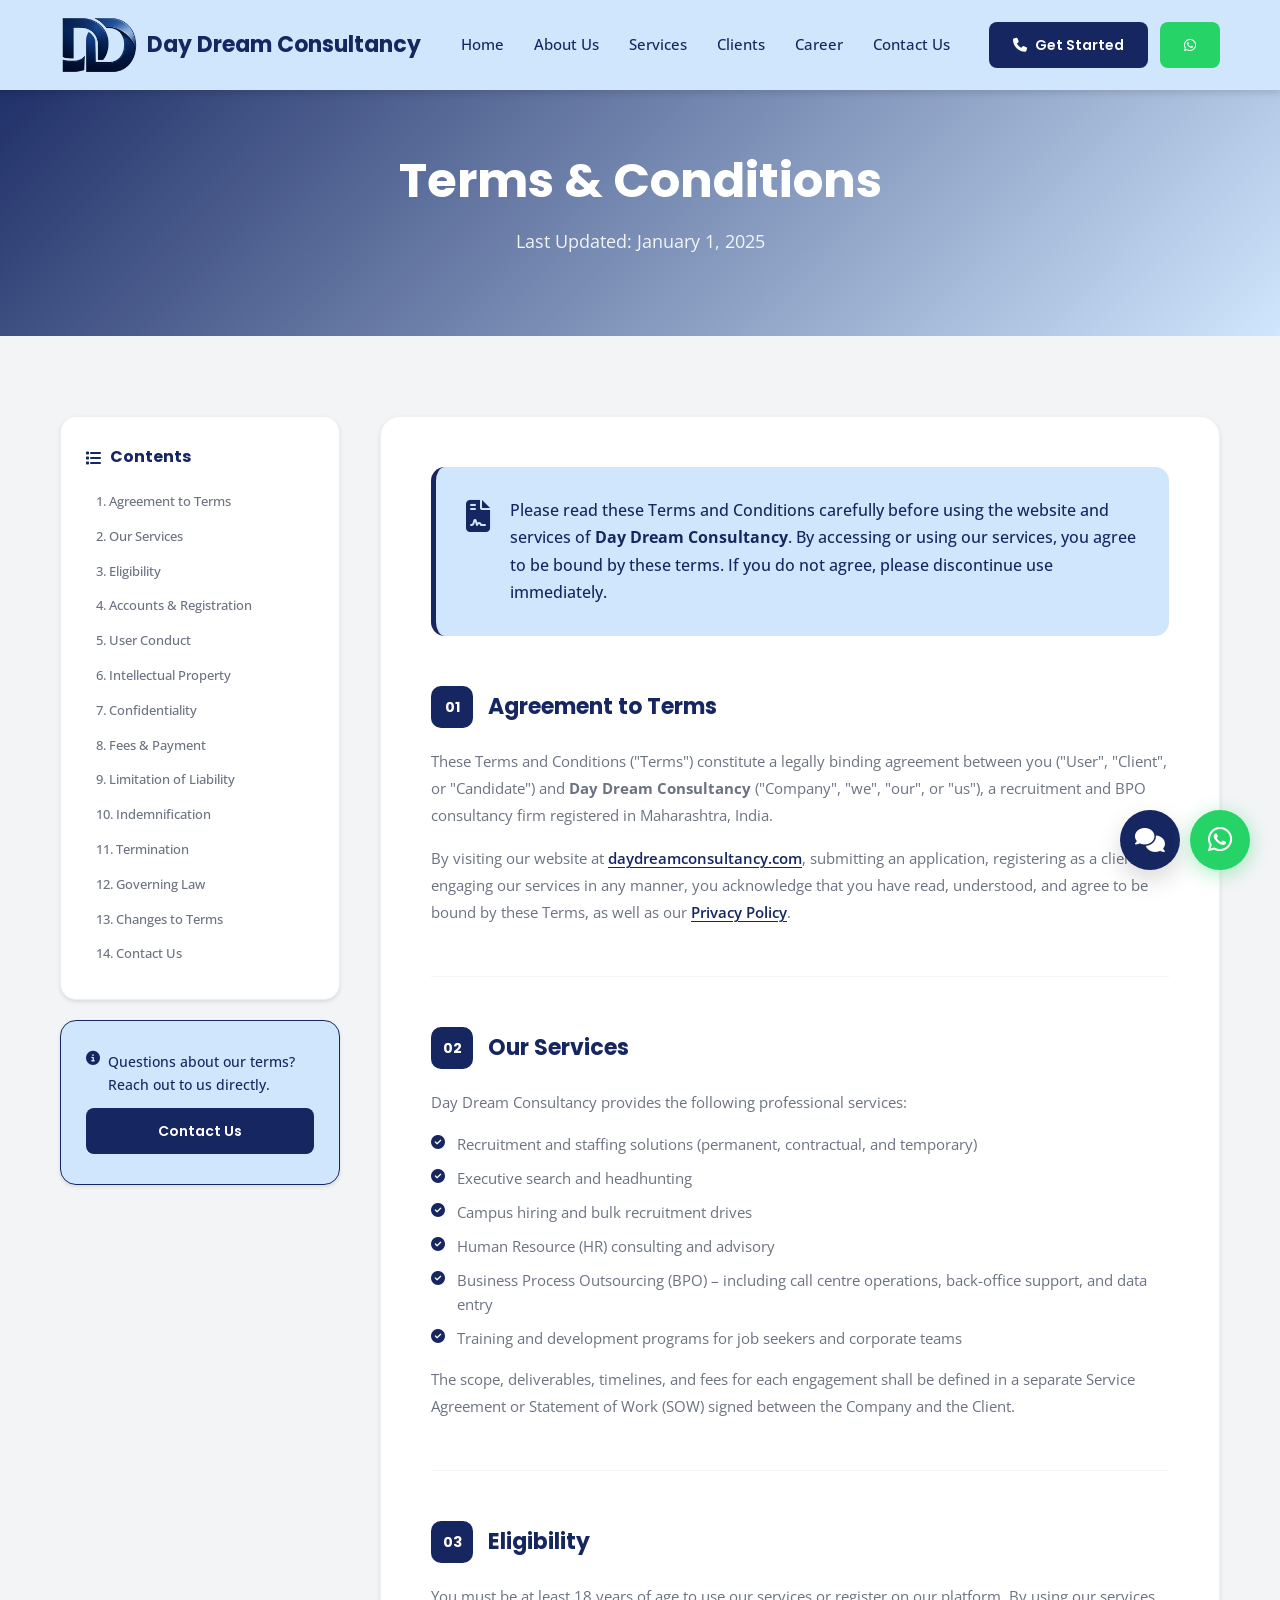
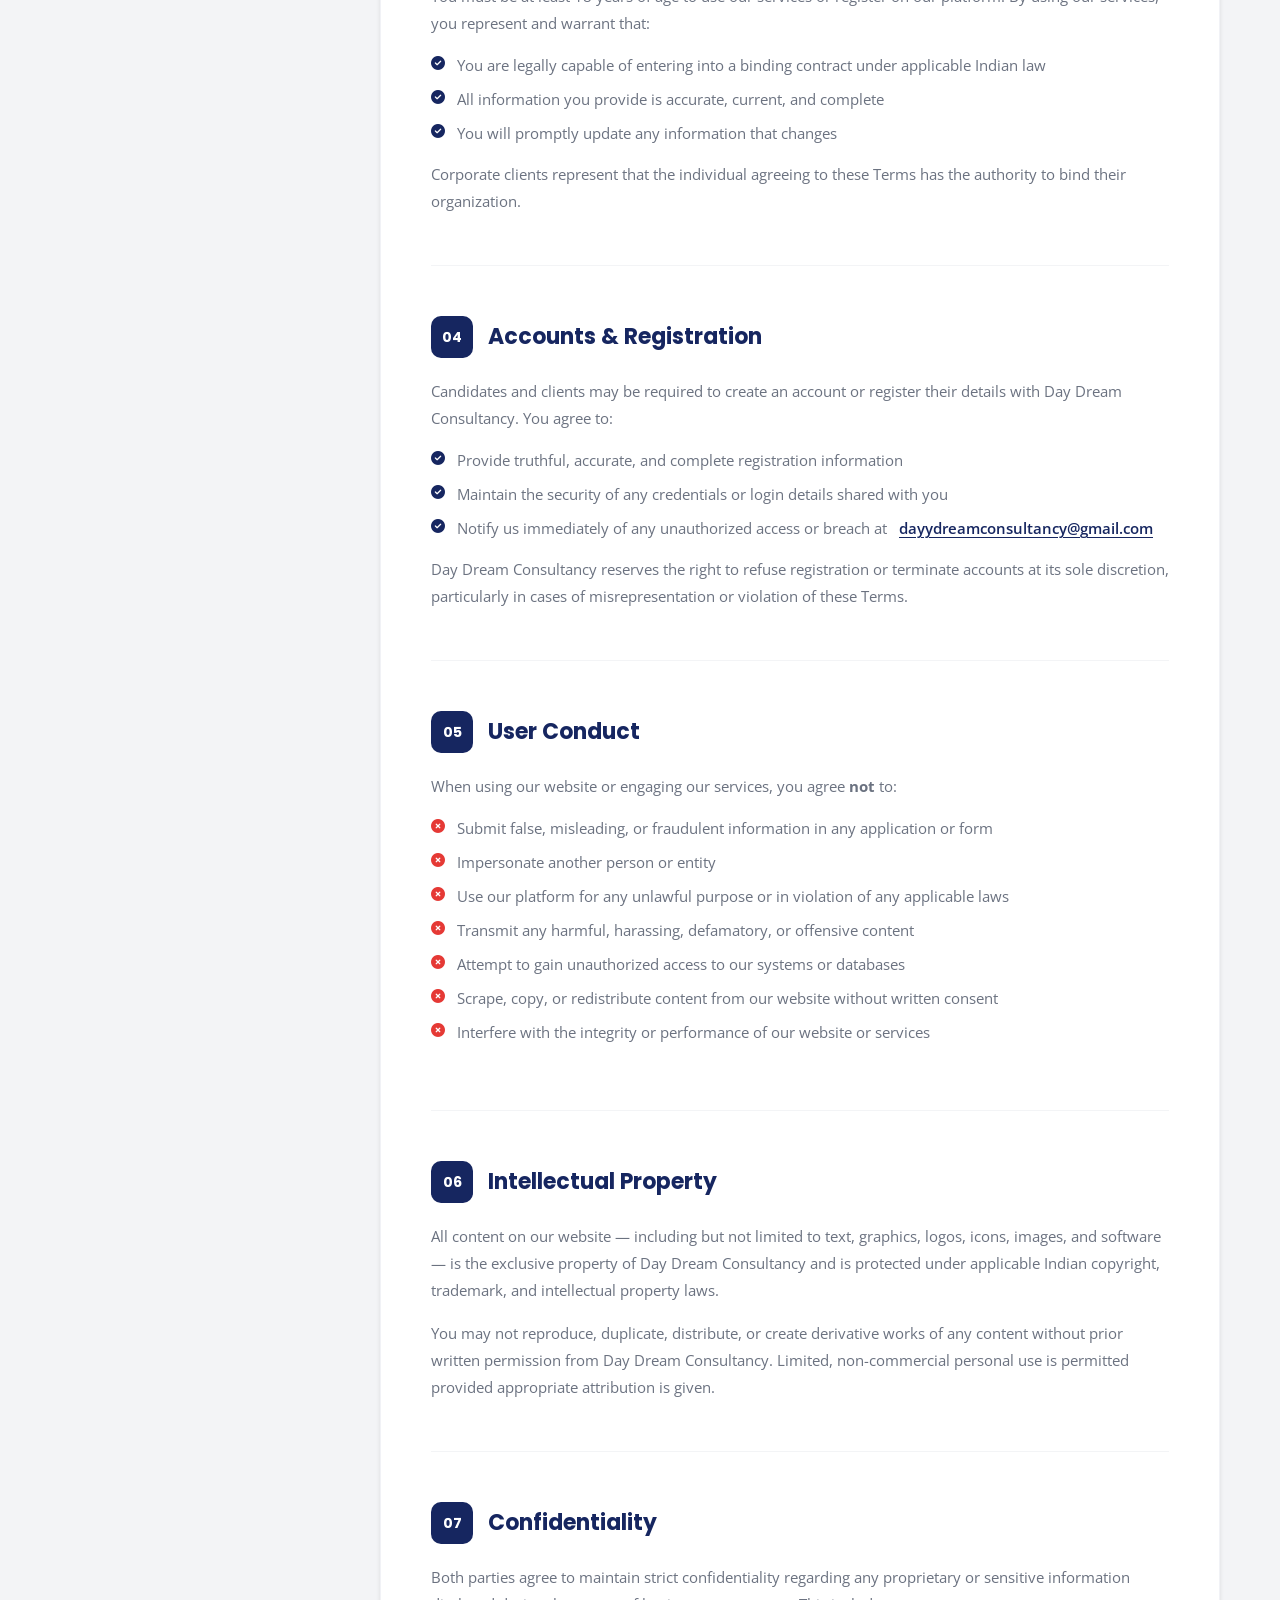
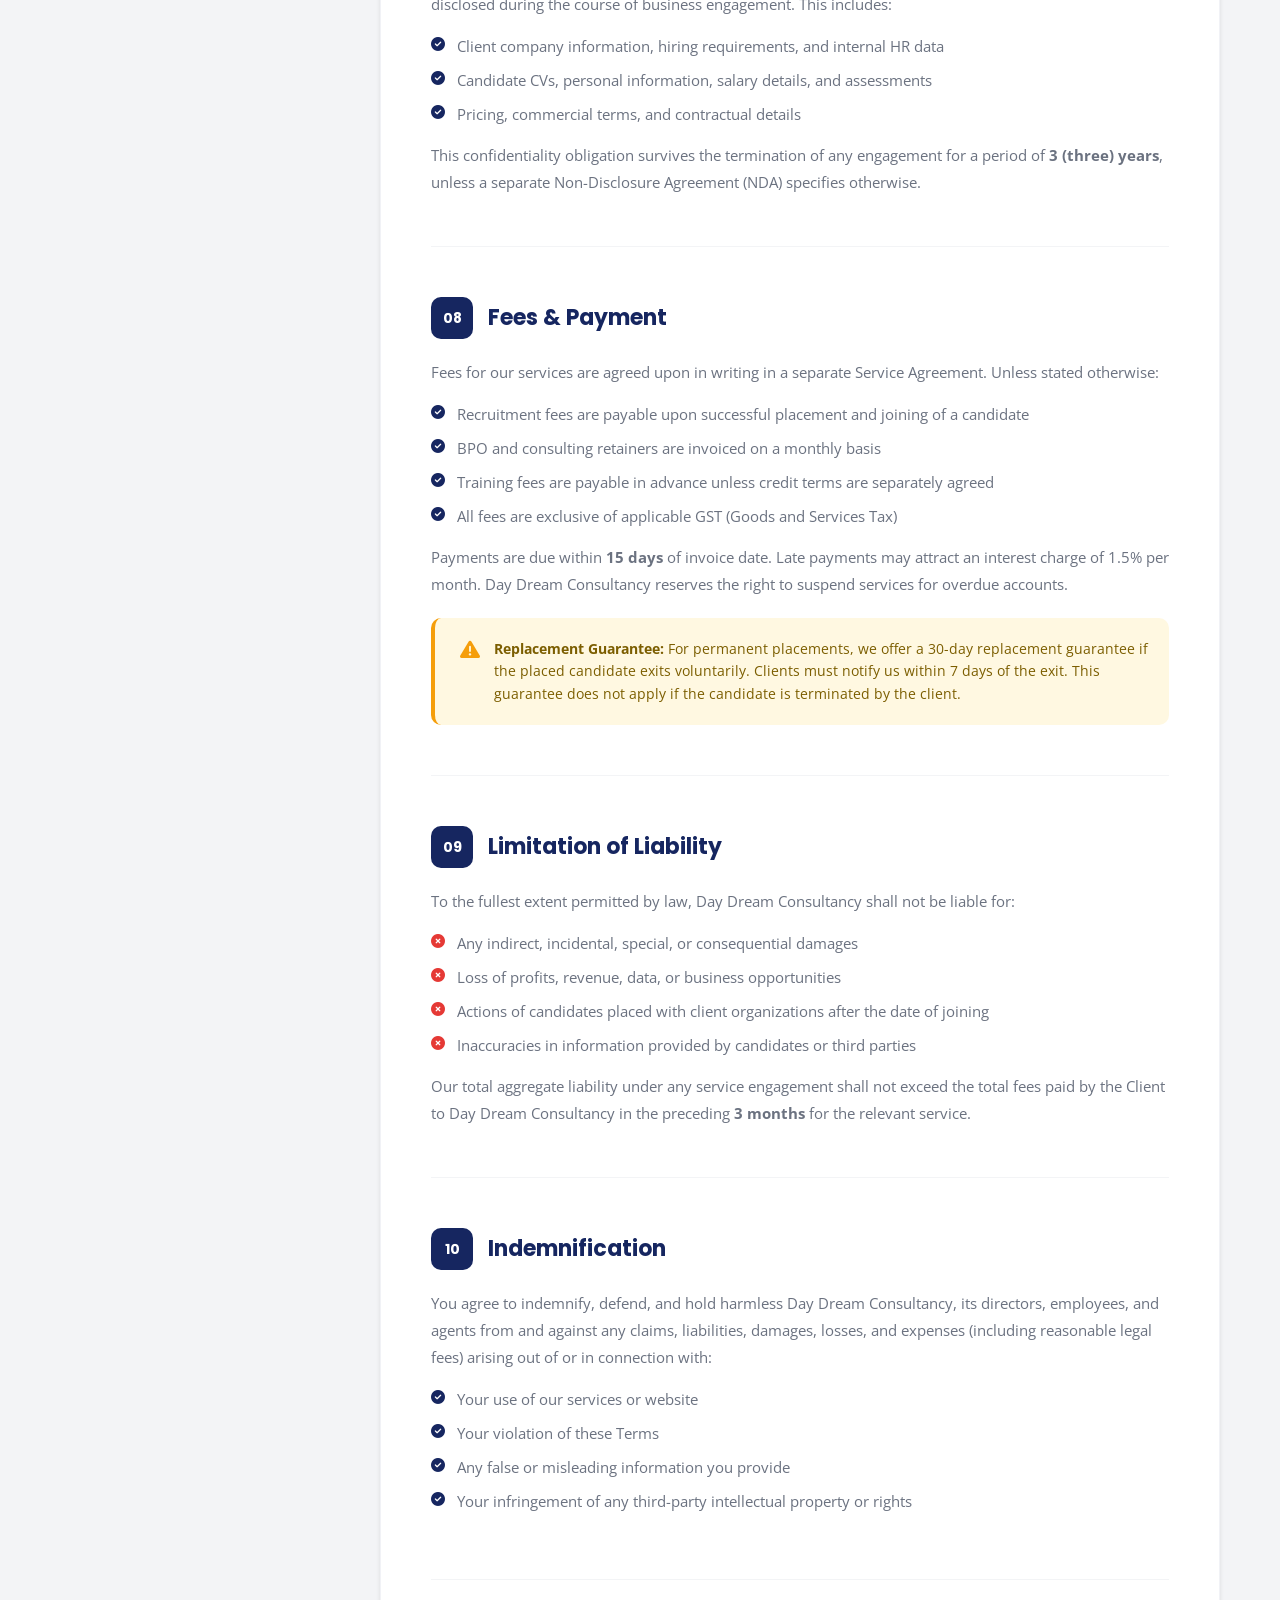
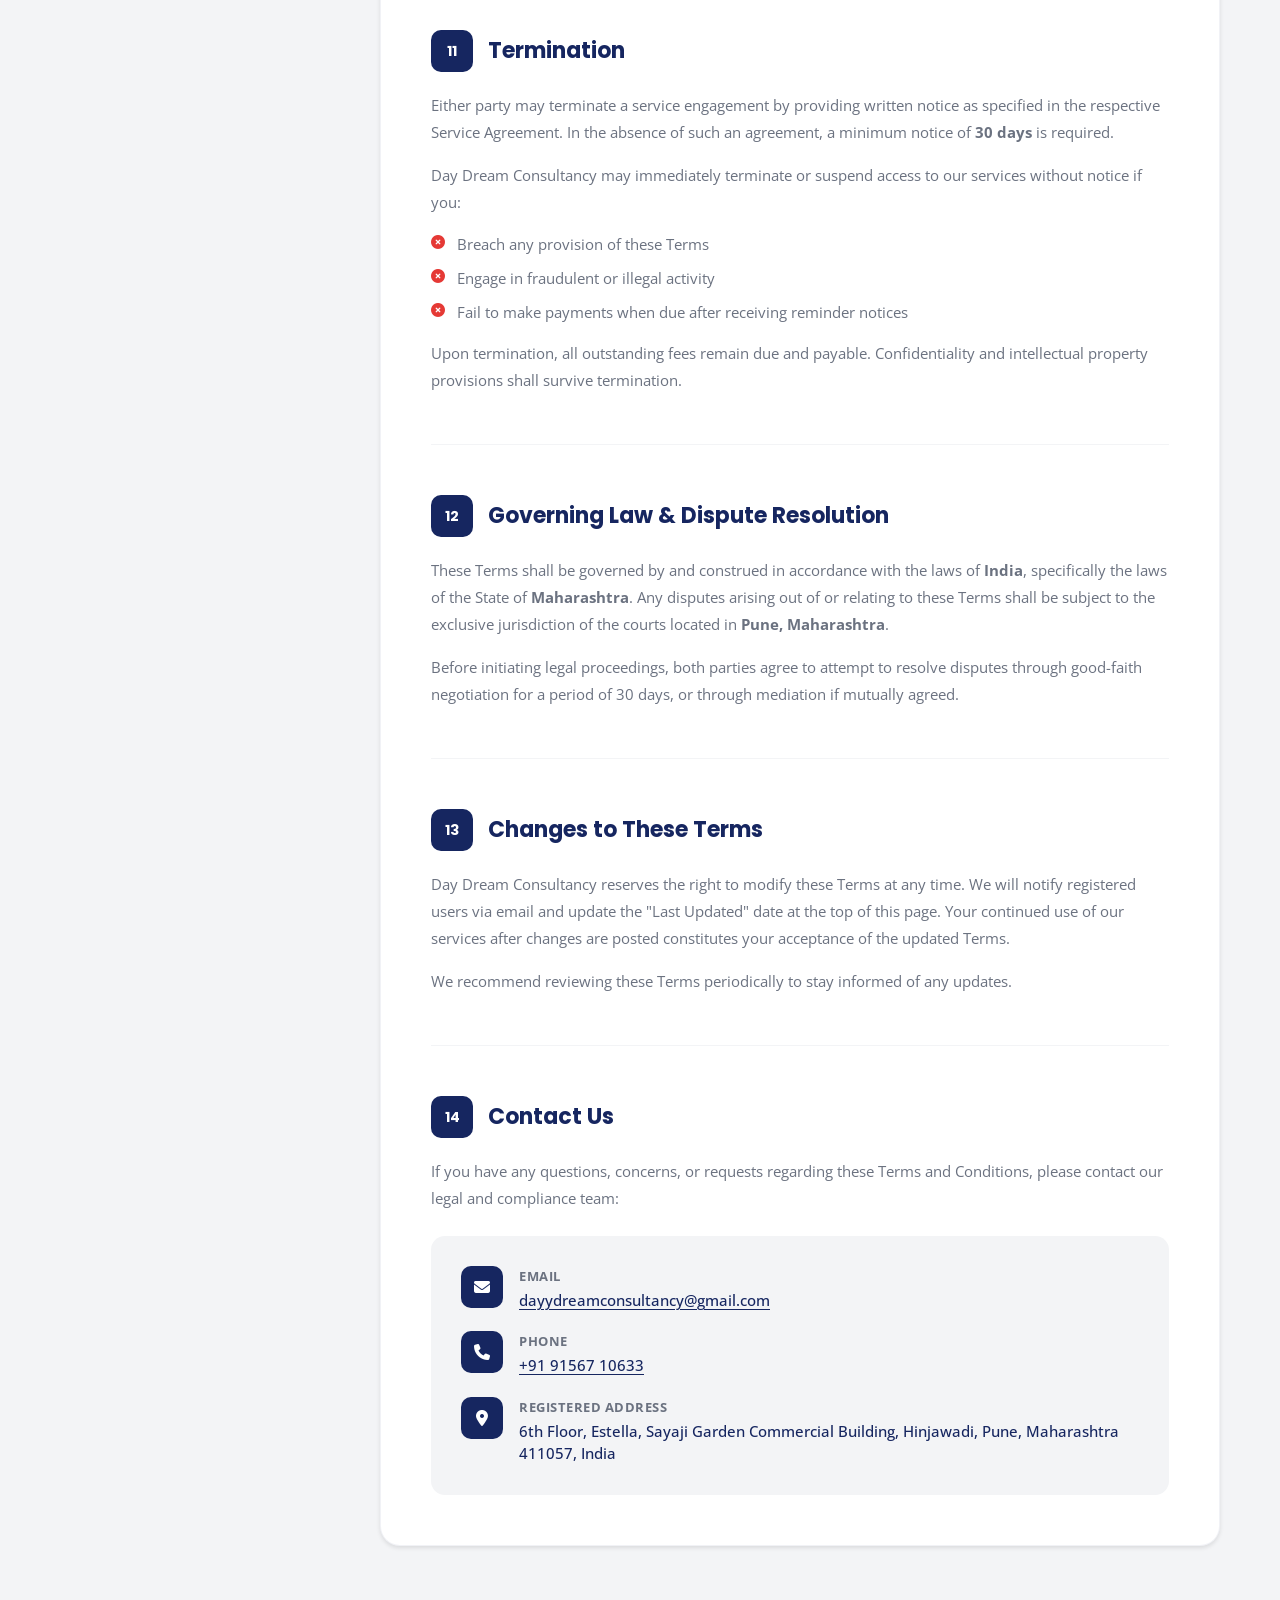
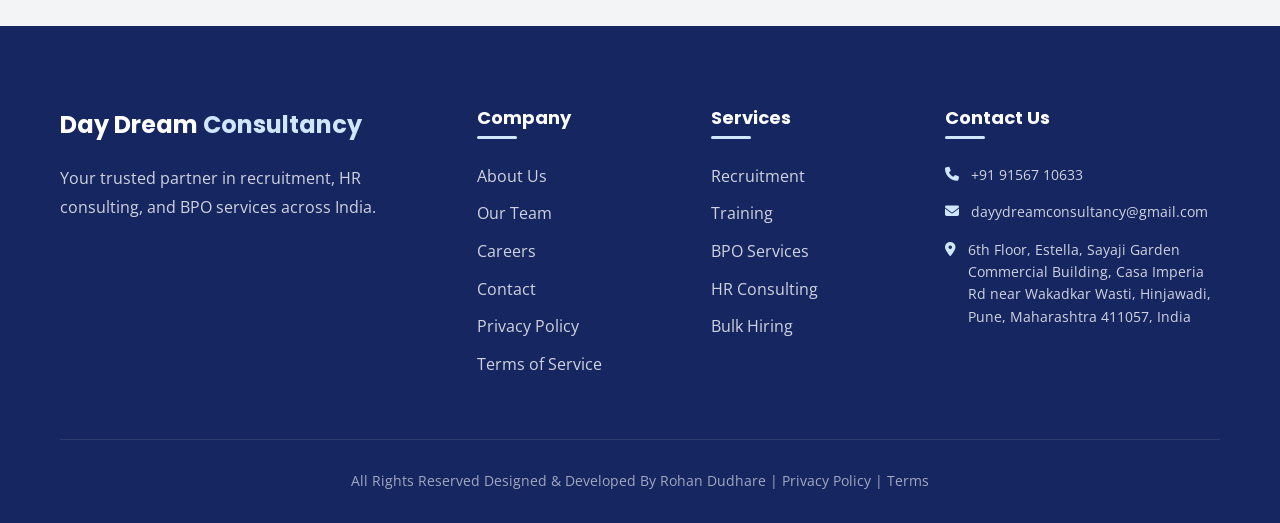
<file: terms.html>
<!DOCTYPE html>
<html lang="en">
<head>
    <meta charset="UTF-8">
    <meta name="viewport" content="width=device-width, initial-scale=1.0">
    <meta name="description" content="Terms and Conditions of Day Dream Consultancy – Please read these terms carefully before using our recruitment, HR consulting, and BPO services.">
    <meta name="author" content="Day Dream Consultancy">
    <title>Terms & Conditions | Day Dream Consultancy</title>

    <link rel="preconnect" href="https://fonts.googleapis.com">
    <link rel="preconnect" href="https://fonts.gstatic.com" crossorigin>
    <link href="https://fonts.googleapis.com/css2?family=Open+Sans:wght@400;500;600&family=Poppins:wght@400;500;600;700&display=swap" rel="stylesheet">
    <link rel="stylesheet" href="https://cdnjs.cloudflare.com/ajax/libs/font-awesome/6.4.0/css/all.min.css">
    <link rel="stylesheet" href="css/style.css">
    <link rel="icon" type="image/png" href="data:image/svg+xml,%3Csvg xmlns='http://www.w3.org/2000/svg' viewBox='0 0 100 100'%3E%3Crect fill='%23162660' width='100' height='100' rx='15'/%3E%3Ctext x='50' y='65' font-family='Arial' font-size='45' font-weight='bold' text-anchor='middle' fill='white'%3EDD%3C/text%3E%3C/svg%3E">
</head>
<body>

    <!-- Navigation -->
    <nav class="navbar">
        <div class="container">
            <a href="index.html" class="logo">
                <img src="images/logo.png" alt="Day Dream Logo" class="logo-img">
                <div class="logo-text">Day Dream <span>Consultancy</span></div>
            </a>
            <ul class="nav-menu">
                <li><a href="index.html" class="nav-link">Home</a></li>
                <li><a href="about.html" class="nav-link">About Us</a></li>
                <li><a href="services.html" class="nav-link">Services</a></li>
                <li><a href="clients.html" class="nav-link">Clients</a></li>
                <li><a href="career.html" class="nav-link">Career</a></li>
                <li><a href="contact.html" class="nav-link">Contact Us</a></li>
                <div class="nav-buttons mobile-only">
                    <a href="contact.html" class="btn btn-primary"><i class="fas fa-phone"></i> Get Started</a>
                    <a href="https://wa.me/919156710633" target="_blank" class="btn btn-whatsapp"><i class="fab fa-whatsapp"></i> WhatsApp</a>
                </div>
            </ul>
            <div class="nav-buttons desktop-only">
                <a href="contact.html" class="btn btn-primary"><i class="fas fa-phone"></i> Get Started</a>
                <a href="https://wa.me/919156710633" target="_blank" class="btn btn-whatsapp"><i class="fab fa-whatsapp"></i></a>
            </div>
            <div class="hamburger"><span></span><span></span><span></span></div>
        </div>
    </nav>

    <!-- Page Header -->
    <header class="page-header">
        <div class="container">
            <h1>Terms &amp; Conditions</h1>
            <p>Last Updated: January 1, 2025</p>
        </div>
    </header>

    <!-- Terms Content -->
    <section class="legal-section section-padding">
        <div class="container">
            <div class="legal-layout">

                <!-- Table of Contents (Sidebar) -->
                <aside class="legal-toc">
                    <div class="toc-card">
                        <h4><i class="fas fa-list"></i> Contents</h4>
                        <ul>
                            <li><a href="#agreement">1. Agreement to Terms</a></li>
                            <li><a href="#services">2. Our Services</a></li>
                            <li><a href="#eligibility">3. Eligibility</a></li>
                            <li><a href="#accounts">4. Accounts & Registration</a></li>
                            <li><a href="#conduct">5. User Conduct</a></li>
                            <li><a href="#intellectual">6. Intellectual Property</a></li>
                            <li><a href="#confidentiality">7. Confidentiality</a></li>
                            <li><a href="#fees">8. Fees & Payment</a></li>
                            <li><a href="#liability">9. Limitation of Liability</a></li>
                            <li><a href="#indemnification">10. Indemnification</a></li>
                            <li><a href="#termination">11. Termination</a></li>
                            <li><a href="#governing">12. Governing Law</a></li>
                            <li><a href="#changes">13. Changes to Terms</a></li>
                            <li><a href="#contact-legal">14. Contact Us</a></li>
                        </ul>
                    </div>
                    <div class="toc-card toc-highlight">
                        <p><i class="fas fa-info-circle"></i> Questions about our terms? Reach out to us directly.</p>
                        <a href="contact.html" class="btn btn-primary" style="margin-top:12px; width:100%; justify-content:center;">Contact Us</a>
                    </div>
                </aside>

                <!-- Main Content -->
                <div class="legal-content">

                    <div class="legal-intro-box">
                        <i class="fas fa-file-contract"></i>
                        <p>Please read these Terms and Conditions carefully before using the website and services of <strong>Day Dream Consultancy</strong>. By accessing or using our services, you agree to be bound by these terms. If you do not agree, please discontinue use immediately.</p>
                    </div>

                    <div class="legal-section-block" id="agreement">
                        <h2><span class="section-num">01</span> Agreement to Terms</h2>
                        <p>These Terms and Conditions ("Terms") constitute a legally binding agreement between you ("User", "Client", or "Candidate") and <strong>Day Dream Consultancy</strong> ("Company", "we", "our", or "us"), a recruitment and BPO consultancy firm registered in Maharashtra, India.</p>
                        <p>By visiting our website at <a href="https://daydreamconsultancy.com">daydreamconsultancy.com</a>, submitting an application, registering as a client, or engaging our services in any manner, you acknowledge that you have read, understood, and agree to be bound by these Terms, as well as our <a href="privacy.html">Privacy Policy</a>.</p>
                    </div>

                    <div class="legal-section-block" id="services">
                        <h2><span class="section-num">02</span> Our Services</h2>
                        <p>Day Dream Consultancy provides the following professional services:</p>
                        <ul class="legal-list">
                            <li><i class="fas fa-check-circle"></i> Recruitment and staffing solutions (permanent, contractual, and temporary)</li>
                            <li><i class="fas fa-check-circle"></i> Executive search and headhunting</li>
                            <li><i class="fas fa-check-circle"></i> Campus hiring and bulk recruitment drives</li>
                            <li><i class="fas fa-check-circle"></i> Human Resource (HR) consulting and advisory</li>
                            <li><i class="fas fa-check-circle"></i> Business Process Outsourcing (BPO) – including call centre operations, back-office support, and data entry</li>
                            <li><i class="fas fa-check-circle"></i> Training and development programs for job seekers and corporate teams</li>
                        </ul>
                        <p>The scope, deliverables, timelines, and fees for each engagement shall be defined in a separate Service Agreement or Statement of Work (SOW) signed between the Company and the Client.</p>
                    </div>

                    <div class="legal-section-block" id="eligibility">
                        <h2><span class="section-num">03</span> Eligibility</h2>
                        <p>You must be at least 18 years of age to use our services or register on our platform. By using our services, you represent and warrant that:</p>
                        <ul class="legal-list">
                            <li><i class="fas fa-check-circle"></i> You are legally capable of entering into a binding contract under applicable Indian law</li>
                            <li><i class="fas fa-check-circle"></i> All information you provide is accurate, current, and complete</li>
                            <li><i class="fas fa-check-circle"></i> You will promptly update any information that changes</li>
                        </ul>
                        <p>Corporate clients represent that the individual agreeing to these Terms has the authority to bind their organization.</p>
                    </div>

                    <div class="legal-section-block" id="accounts">
                        <h2><span class="section-num">04</span> Accounts &amp; Registration</h2>
                        <p>Candidates and clients may be required to create an account or register their details with Day Dream Consultancy. You agree to:</p>
                        <ul class="legal-list">
                            <li><i class="fas fa-check-circle"></i> Provide truthful, accurate, and complete registration information</li>
                            <li><i class="fas fa-check-circle"></i> Maintain the security of any credentials or login details shared with you</li>
                            <li><i class="fas fa-check-circle"></i> Notify us immediately of any unauthorized access or breach at <a href="mailto:dayydreamconsultancy@gmail.com">dayydreamconsultancy@gmail.com</a></li>
                        </ul>
                        <p>Day Dream Consultancy reserves the right to refuse registration or terminate accounts at its sole discretion, particularly in cases of misrepresentation or violation of these Terms.</p>
                    </div>

                    <div class="legal-section-block" id="conduct">
                        <h2><span class="section-num">05</span> User Conduct</h2>
                        <p>When using our website or engaging our services, you agree <strong>not</strong> to:</p>
                        <ul class="legal-list">
                            <li><i class="fas fa-times-circle" style="color:#e53935;"></i> Submit false, misleading, or fraudulent information in any application or form</li>
                            <li><i class="fas fa-times-circle" style="color:#e53935;"></i> Impersonate another person or entity</li>
                            <li><i class="fas fa-times-circle" style="color:#e53935;"></i> Use our platform for any unlawful purpose or in violation of any applicable laws</li>
                            <li><i class="fas fa-times-circle" style="color:#e53935;"></i> Transmit any harmful, harassing, defamatory, or offensive content</li>
                            <li><i class="fas fa-times-circle" style="color:#e53935;"></i> Attempt to gain unauthorized access to our systems or databases</li>
                            <li><i class="fas fa-times-circle" style="color:#e53935;"></i> Scrape, copy, or redistribute content from our website without written consent</li>
                            <li><i class="fas fa-times-circle" style="color:#e53935;"></i> Interfere with the integrity or performance of our website or services</li>
                        </ul>
                    </div>

                    <div class="legal-section-block" id="intellectual">
                        <h2><span class="section-num">06</span> Intellectual Property</h2>
                        <p>All content on our website — including but not limited to text, graphics, logos, icons, images, and software — is the exclusive property of Day Dream Consultancy and is protected under applicable Indian copyright, trademark, and intellectual property laws.</p>
                        <p>You may not reproduce, duplicate, distribute, or create derivative works of any content without prior written permission from Day Dream Consultancy. Limited, non-commercial personal use is permitted provided appropriate attribution is given.</p>
                    </div>

                    <div class="legal-section-block" id="confidentiality">
                        <h2><span class="section-num">07</span> Confidentiality</h2>
                        <p>Both parties agree to maintain strict confidentiality regarding any proprietary or sensitive information disclosed during the course of business engagement. This includes:</p>
                        <ul class="legal-list">
                            <li><i class="fas fa-check-circle"></i> Client company information, hiring requirements, and internal HR data</li>
                            <li><i class="fas fa-check-circle"></i> Candidate CVs, personal information, salary details, and assessments</li>
                            <li><i class="fas fa-check-circle"></i> Pricing, commercial terms, and contractual details</li>
                        </ul>
                        <p>This confidentiality obligation survives the termination of any engagement for a period of <strong>3 (three) years</strong>, unless a separate Non-Disclosure Agreement (NDA) specifies otherwise.</p>
                    </div>

                    <div class="legal-section-block" id="fees">
                        <h2><span class="section-num">08</span> Fees &amp; Payment</h2>
                        <p>Fees for our services are agreed upon in writing in a separate Service Agreement. Unless stated otherwise:</p>
                        <ul class="legal-list">
                            <li><i class="fas fa-check-circle"></i> Recruitment fees are payable upon successful placement and joining of a candidate</li>
                            <li><i class="fas fa-check-circle"></i> BPO and consulting retainers are invoiced on a monthly basis</li>
                            <li><i class="fas fa-check-circle"></i> Training fees are payable in advance unless credit terms are separately agreed</li>
                            <li><i class="fas fa-check-circle"></i> All fees are exclusive of applicable GST (Goods and Services Tax)</li>
                        </ul>
                        <p>Payments are due within <strong>15 days</strong> of invoice date. Late payments may attract an interest charge of 1.5% per month. Day Dream Consultancy reserves the right to suspend services for overdue accounts.</p>
                        <div class="legal-notice-box">
                            <i class="fas fa-exclamation-triangle"></i>
                            <p><strong>Replacement Guarantee:</strong> For permanent placements, we offer a 30-day replacement guarantee if the placed candidate exits voluntarily. Clients must notify us within 7 days of the exit. This guarantee does not apply if the candidate is terminated by the client.</p>
                        </div>
                    </div>

                    <div class="legal-section-block" id="liability">
                        <h2><span class="section-num">09</span> Limitation of Liability</h2>
                        <p>To the fullest extent permitted by law, Day Dream Consultancy shall not be liable for:</p>
                        <ul class="legal-list">
                            <li><i class="fas fa-times-circle" style="color:#e53935;"></i> Any indirect, incidental, special, or consequential damages</li>
                            <li><i class="fas fa-times-circle" style="color:#e53935;"></i> Loss of profits, revenue, data, or business opportunities</li>
                            <li><i class="fas fa-times-circle" style="color:#e53935;"></i> Actions of candidates placed with client organizations after the date of joining</li>
                            <li><i class="fas fa-times-circle" style="color:#e53935;"></i> Inaccuracies in information provided by candidates or third parties</li>
                        </ul>
                        <p>Our total aggregate liability under any service engagement shall not exceed the total fees paid by the Client to Day Dream Consultancy in the preceding <strong>3 months</strong> for the relevant service.</p>
                    </div>

                    <div class="legal-section-block" id="indemnification">
                        <h2><span class="section-num">10</span> Indemnification</h2>
                        <p>You agree to indemnify, defend, and hold harmless Day Dream Consultancy, its directors, employees, and agents from and against any claims, liabilities, damages, losses, and expenses (including reasonable legal fees) arising out of or in connection with:</p>
                        <ul class="legal-list">
                            <li><i class="fas fa-check-circle"></i> Your use of our services or website</li>
                            <li><i class="fas fa-check-circle"></i> Your violation of these Terms</li>
                            <li><i class="fas fa-check-circle"></i> Any false or misleading information you provide</li>
                            <li><i class="fas fa-check-circle"></i> Your infringement of any third-party intellectual property or rights</li>
                        </ul>
                    </div>

                    <div class="legal-section-block" id="termination">
                        <h2><span class="section-num">11</span> Termination</h2>
                        <p>Either party may terminate a service engagement by providing written notice as specified in the respective Service Agreement. In the absence of such an agreement, a minimum notice of <strong>30 days</strong> is required.</p>
                        <p>Day Dream Consultancy may immediately terminate or suspend access to our services without notice if you:</p>
                        <ul class="legal-list">
                            <li><i class="fas fa-times-circle" style="color:#e53935;"></i> Breach any provision of these Terms</li>
                            <li><i class="fas fa-times-circle" style="color:#e53935;"></i> Engage in fraudulent or illegal activity</li>
                            <li><i class="fas fa-times-circle" style="color:#e53935;"></i> Fail to make payments when due after receiving reminder notices</li>
                        </ul>
                        <p>Upon termination, all outstanding fees remain due and payable. Confidentiality and intellectual property provisions shall survive termination.</p>
                    </div>

                    <div class="legal-section-block" id="governing">
                        <h2><span class="section-num">12</span> Governing Law &amp; Dispute Resolution</h2>
                        <p>These Terms shall be governed by and construed in accordance with the laws of <strong>India</strong>, specifically the laws of the State of <strong>Maharashtra</strong>. Any disputes arising out of or relating to these Terms shall be subject to the exclusive jurisdiction of the courts located in <strong>Pune, Maharashtra</strong>.</p>
                        <p>Before initiating legal proceedings, both parties agree to attempt to resolve disputes through good-faith negotiation for a period of 30 days, or through mediation if mutually agreed.</p>
                    </div>

                    <div class="legal-section-block" id="changes">
                        <h2><span class="section-num">13</span> Changes to These Terms</h2>
                        <p>Day Dream Consultancy reserves the right to modify these Terms at any time. We will notify registered users via email and update the "Last Updated" date at the top of this page. Your continued use of our services after changes are posted constitutes your acceptance of the updated Terms.</p>
                        <p>We recommend reviewing these Terms periodically to stay informed of any updates.</p>
                    </div>

                    <div class="legal-section-block" id="contact-legal">
                        <h2><span class="section-num">14</span> Contact Us</h2>
                        <p>If you have any questions, concerns, or requests regarding these Terms and Conditions, please contact our legal and compliance team:</p>
                        <div class="legal-contact-grid">
                            <div class="legal-contact-item">
                                <i class="fas fa-envelope"></i>
                                <div>
                                    <strong>Email</strong>
                                    <a href="mailto:dayydreamconsultancy@gmail.com">dayydreamconsultancy@gmail.com</a>
                                </div>
                            </div>
                            <div class="legal-contact-item">
                                <i class="fas fa-phone"></i>
                                <div>
                                    <strong>Phone</strong>
                                    <a href="tel:+919156710633">+91 91567 10633</a>
                                </div>
                            </div>
                            <a href="https://www.google.com/maps/place/11COWORK+Hinjewadi/@18.5939895,73.7477872,839m/data=!3m2!1e3!4b1!4m6!3m5!1s0x3bc2b9349d53f7e3:0xcad4aa7a292416b!8m2!3d18.5939895!4d73.7503621!16s%2Fg%2F11lcqv0k4y?entry=ttu&g_ep=EgoyMDI2MDMxOC4xIKXMDSoASAFQAw%3D%3D" target="_blank" class="legal-contact-item" style="color: inherit; text-decoration: none;">
                                <i class="fas fa-map-marker-alt"></i>
                                <div>
                                    <strong>Registered Address</strong>
                                    <span>6th Floor, Estella, Sayaji Garden Commercial Building, Hinjawadi, Pune, Maharashtra 411057, India</span>
                                </div>
                            </a>
                        </div>
                    </div>

                </div>
            </div>
        </div>
    </section>

    <!-- Footer -->
    <footer class="footer">
        <div class="container">
            <div class="footer-grid">
                <div class="footer-brand">
                    <div class="logo-text" style="color: white; font-size: 24px; margin-bottom: 20px;">Day Dream <span style="color: #D0E6FD;">Consultancy</span></div>
                    <p>Your trusted partner in recruitment, HR consulting, and BPO services across India.</p>
                </div>
                <div>
                    <h4 class="footer-title">Company</h4>
                    <ul class="footer-links">
                        <li><a href="about.html">About Us</a></li>
                        <li><a href="team.html">Our Team</a></li>
                        <li><a href="career.html">Careers</a></li>
                        <li><a href="contact.html">Contact</a></li>
                        <li><a href="privacy.html">Privacy Policy</a></li>
                        <li><a href="terms.html">Terms of Service</a></li>
                    </ul>
                </div>
                <div>
                    <h4 class="footer-title">Services</h4>
                    <ul class="footer-links">
                        <li><a href="services.html#recruitment">Recruitment</a></li>
                        <li><a href="services.html#training">Training</a></li>
                        <li><a href="services.html#bpo">BPO Services</a></li>
                        <li><a href="services.html#hr">HR Consulting</a></li>
                        <li><a href="services.html#bulk">Bulk Hiring</a></li>
                    </ul>
                </div>
                <div>
                    <h4 class="footer-title">Contact Us</h4>
                    <ul class="footer-contact">
                        <li>
                            <a href="tel:+919156710633">
                                <i class="fas fa-phone"></i>
                                <span>+91 91567 10633</span>
                            </a>
                        </li>
                        <li>
                            <a href="mailto:dayydreamconsultancy@gmail.com">
                                <i class="fas fa-envelope"></i>
                                <span>dayydreamconsultancy@gmail.com</span>
                            </a>
                        </li>
                        <li>
                            <a href="https://www.google.com/maps/place/11COWORK+Hinjewadi/@18.5939895,73.7477872,839m/data=!3m2!1e3!4b1!4m6!3m5!1s0x3bc2b9349d53f7e3:0xcad4aa7a292416b!8m2!3d18.5939895!4d73.7503621!16s%2Fg%2F11lcqv0k4y?entry=ttu&g_ep=EgoyMDI2MDMxOC4xIKXMDSoASAFQAw%3D%3D" target="_blank">
                                <i class="fas fa-map-marker-alt"></i>
                                <span>6th Floor, Estella, Sayaji Garden Commercial Building, Casa Imperia Rd near Wakadkar Wasti, Hinjawadi, Pune, Maharashtra 411057, India</span>
                            </a>
                        </li>
                    </ul>
                </div>
            </div>
            <div class="footer-bottom">
                <p>All Rights Reserved Designed & Developed By Rohan Dudhare | <a href="privacy.html" style="color: rgba(255,255,255,0.6);">Privacy Policy</a> | <a href="terms.html" style="color: rgba(255,255,255,0.6);">Terms</a></p>
            </div>
        </div>
    </footer>

    <a href="https://wa.me/919156710633" target="_blank" class="whatsapp-float" aria-label="Chat on WhatsApp"><i class="fab fa-whatsapp"></i></a>

    <div class="chatbot-widget">
        <button class="chatbot-toggle" aria-label="Open chat"><i class="fas fa-comments"></i></button>
        <div class="chatbot-window">
            <div class="chatbot-header"><h4>Day Dream Support</h4><p>How can we help you today?</p></div>
            <div class="chatbot-body">
                <div class="chatbot-message"><p>Hello! Welcome to Day Dream Consultancy. Please select an option below:</p></div>
                <div class="chatbot-options">
                    <div class="chatbot-option" data-action="hiring"><i class="fas fa-briefcase"></i> Hiring Support</div>
                    <div class="chatbot-option" data-action="job"><i class="fas fa-user"></i> Apply for Job</div>
                    <div class="chatbot-option" data-action="training"><i class="fas fa-graduation-cap"></i> Training Programs</div>
                    <div class="chatbot-option" data-action="hr"><i class="fas fa-headset"></i> Talk to HR</div>
                </div>
            </div>
        </div>
    </div>

    <script src="js/script.js"></script>
    <style>
        @media (min-width: 769px) { .mobile-only { display: none !important; } }
        @media (max-width: 768px) { .desktop-only { display: none !important; } }
    </style>
</body>
</html>
</file>
<file: css/style.css>
/* ============================================
   Day Dream Consultancy - Main Stylesheet
   Color Palette:
   - Royal Blue: #162660 (Primary)
   - Powder Blue: #D0E6FD (Secondary)
   - Warm Beige: #F1E4D1 (Accent)
   ============================================ */

/* CSS Variables */
:root {
    --royal-blue: #162660;
    --powder-blue: #D0E6FD;
    --warm-beige: #F1E4D1;
    --white: #FFFFFF;
    --black: #1A1A1A;
    --gray: #6B7280;
    --light-gray: #F3F4F6;
    --success: #10B981;
    --warning: #F59E0B;
    --transition: all 0.3s ease;
    --shadow-sm: 0 2px 4px rgba(0, 0, 0, 0.1);
    --shadow-md: 0 4px 6px rgba(0, 0, 0, 0.1);
    --shadow-lg: 0 10px 25px rgba(0, 0, 0, 0.15);
    --shadow-xl: 0 20px 40px rgba(0, 0, 0, 0.2);
}

/* Performance Optimizations */
@keyframes ripple {
    to {
        transform: scale(2);
        opacity: 0;
    }
}

@keyframes spin {
    to { transform: rotate(360deg); }
}

/* Reset & Base Styles */
* {
    margin: 0;
    padding: 0;
    box-sizing: border-box;
}

html {
    scroll-behavior: smooth;
}

body {
    font-family: 'Open Sans', 'Roboto', sans-serif;
    font-size: 16px;
    line-height: 1.6;
    color: var(--black);
    overflow-x: hidden;
}

h1, h2, h3, h4, h5, h6 {
    font-family: 'Poppins', 'Montserrat', sans-serif;
    font-weight: 700;
    line-height: 1.3;
    color: var(--royal-blue);
}

a {
    text-decoration: none;
    color: inherit;
    transition: var(--transition);
}

ul {
    list-style: none;
}

img {
    max-width: 100%;
    height: auto;
    display: block;
}

.container {
    max-width: 1200px;
    margin: 0 auto;
    padding: 0 20px;
}

.section-padding {
    padding: 80px 0;
}

/* ============================================
   Navigation Styles (Optimized)
   ============================================ */
.navbar {
    position: fixed;
    top: 0;
    left: 0;
    width: 100%;
    background: var(--powder-blue);
    z-index: 1000;
    padding: 15px 0;
    transition: var(--transition);
    box-shadow: var(--shadow-md);
    will-change: padding, box-shadow;
}

.navbar.scrolled {
    padding: 10px 0;
    box-shadow: var(--shadow-lg);
}

.navbar .container {
    display: flex;
    justify-content: space-between;
    align-items: center;
}

.logo {
    display: flex;
    align-items: center;
    gap: 10px;
}

.logo-icon {
    display: flex;
    align-items: center;
    gap: 5px;
}

.logo-img {
    width: 77px;
    height: 60px;
}


.logo-text {
    color: var(--royal-blue);
    font-family: 'Poppins', sans-serif;
    font-size: 22px;
    font-weight: 700;
}

.logo-text span {
    color: var(--royal-blue);
}

.nav-menu {
    display: flex;
    align-items: center;
    gap: 30px;
}

.nav-link {
    color: var(--royal-blue);
    font-weight: 500;
    font-size: 15px;
    position: relative;
    padding: 5px 0;
}

.nav-link::after {
    content: '';
    position: absolute;
    bottom: 0;
    left: 0;
    width: 0;
    height: 2px;
    background: var(--royal-blue);
    transition: var(--transition);
}

.nav-link:hover::after,
.nav-link.active::after {
    width: 100%;
}

.nav-buttons {
    display: flex;
    gap: 12px;
}

.btn {
    display: inline-flex;
    align-items: center;
    justify-content: center;
    gap: 8px;
    padding: 12px 24px;
    font-size: 14px;
    font-weight: 600;
    border-radius: 8px;
    cursor: pointer;
    transition: var(--transition);
    border: none;
    font-family: 'Poppins', sans-serif;
    position: relative;
}

.btn-primary {
    background: var(--royal-blue);
    color: var(--white);
}

.btn-primary:hover {
    background: #1a2d70;
    transform: translateY(-2px);
    box-shadow: var(--shadow-md);
}

.btn-secondary {
    background: transparent;
    color: var(--royal-blue);
    border: 2px solid var(--royal-blue);
}

.btn-secondary:hover {
    background: var(--royal-blue);
    color: var(--white);
}

.btn-whatsapp {
    background: #25D366;
    color: var(--white);
}

.btn-whatsapp:hover {
    background: #128C7E;
    transform: translateY(-2px);
}

.btn-royal {
    background: var(--royal-blue);
    color: var(--white);
}

.btn-royal:hover {
    background: #1a2d70;
    transform: translateY(-2px);
    box-shadow: var(--shadow-md);
}

.btn-beige {
    background: var(--warm-beige);
    color: var(--royal-blue);
}

.btn-beige:hover {
    background: #e5d4bc;
    transform: translateY(-2px);
}

.hamburger {
    display: none;
    flex-direction: column;
    gap: 5px;
    cursor: pointer;
    padding: 5px;
}

.hamburger span {
    width: 25px;
    height: 3px;
    background: var(--royal-blue);
    border-radius: 3px;
    transition: var(--transition);
}

/* Mobile/Desktop Visibility */
.mobile-only {
    display: none;
}

.desktop-only {
    display: flex;
}

/* ============================================
   Hero Section
   ============================================ */
.hero {
    min-height: 100vh;
    background: linear-gradient(135deg, var(--royal-blue) 0%, var(--powder-blue) 100%);
    display: flex;
    align-items: center;
    padding-top: 80px;
    position: relative;
    overflow: hidden;
}

.hero::before {
    content: '';
    position: absolute;
    top: 0;
    left: 0;
    right: 0;
    bottom: 0;
    background: url("data:image/svg+xml,%3Csvg width='60' height='60' viewBox='0 0 60 60' xmlns='http://www.w3.org/2000/svg'%3E%3Cg fill='none' fill-rule='evenodd'%3E%3Cg fill='%23ffffff' fill-opacity='0.05'%3E%3Cpath d='M36 34v-4h-2v4h-4v2h4v4h2v-4h4v-2h-4zm0-30V0h-2v4h-4v2h4v4h2V6h4V4h-4zM6 34v-4H4v4H0v2h4v4h2v-4h4v-2H6zM6 4V0H4v4H0v2h4v4h2V6h4V4H6z'/%3E%3C/g%3E%3C/g%3E%3C/svg%3E");
    opacity: 0.5;
}

.hero .container {
    position: relative;
    z-index: 1;
}

.hero-content {
    max-width: 700px;
    animation: fadeInUp 1s ease;
}

.hero-subtitle {
    color: var(--powder-blue);
    font-size: 14px;
    font-weight: 600;
    text-transform: uppercase;
    letter-spacing: 2px;
    margin-bottom: 20px;
    display: inline-block;
}

.hero-title {
    color: var(--white);
    font-size: 52px;
    line-height: 1.2;
    margin-bottom: 25px;
}

.hero-title span {
    color: var(--warm-beige);
}

.hero-description {
    color: rgba(255, 255, 255, 0.9);
    font-size: 18px;
    line-height: 1.8;
    margin-bottom: 35px;
}

.hero-buttons {
    display: flex;
    gap: 15px;
    flex-wrap: wrap;
}

.hero-buttons .btn {
    padding: 15px 35px;
    font-size: 16px;
}

.hero-image {
    position: absolute;
    right: 5%;
    top: 50%;
    transform: translateY(-50%);
    max-width: 450px;
    animation: float 3s ease-in-out infinite;
}

@keyframes float {
    0%, 100% { transform: translateY(-50%) translateY(0); }
    50% { transform: translateY(-50%) translateY(-20px); }
}

/* ============================================
   Section Headers
   ============================================ */
.section-header {
    text-align: center;
    margin-bottom: 60px;
}

.section-header h2 {
    font-size: 38px;
    margin-bottom: 15px;
    position: relative;
    display: inline-block;
}

.section-header h2::after {
    content: '';
    position: absolute;
    bottom: -10px;
    left: 50%;
    transform: translateX(-50%);
    width: 60px;
    height: 4px;
    background: var(--royal-blue);
    border-radius: 2px;
}

.section-header p {
    color: var(--gray);
    font-size: 18px;
    max-width: 600px;
    margin: 25px auto 0;
}

/* ============================================
   Services Section
   ============================================ */
.services-section {
    background: var(--white);
}

.services-grid {
    display: grid;
    grid-template-columns: repeat(auto-fit, minmax(350px, 1fr));
    gap: 30px;
}

.service-card {
    background: var(--warm-beige);
    padding: 40px 30px;
    border-radius: 16px;
    text-align: center;
    transition: var(--transition);
    position: relative;
    overflow: hidden;
    will-change: transform, box-shadow;
}

.service-card::before {
    content: '';
    position: absolute;
    top: 0;
    left: 0;
    width: 100%;
    height: 4px;
    background: var(--royal-blue);
    transform: scaleX(0);
    transition: var(--transition);
}

.service-card:hover {
    transform: translateY(-10px);
    box-shadow: var(--shadow-xl);
}

.service-card:hover::before {
    transform: scaleX(1);
}

.service-icon {
    width: 80px;
    height: 80px;
    background: var(--royal-blue);
    border-radius: 50%;
    display: flex;
    align-items: center;
    justify-content: center;
    margin: 0 auto 25px;
    font-size: 32px;
    color: var(--white);
    transition: var(--transition);
}

.service-card:hover .service-icon {
    background: var(--white);
    color: var(--royal-blue);
    transform: rotateY(360deg);
}

.service-card h3 {
    font-size: 22px;
    margin-bottom: 15px;
    color: var(--royal-blue);
}

.service-card p {
    color: var(--gray);
    margin-bottom: 20px;
    line-height: 1.7;
}

.service-link {
    color: var(--royal-blue);
    font-weight: 600;
    display: inline-flex;
    align-items: center;
    gap: 5px;
}

.service-link:hover {
    gap: 10px;
}

/* ============================================
   Why Choose Us Section
   ============================================ */
.why-choose-section {
    background: var(--powder-blue);
}

.why-choose-section .section-header h2::after {
    background: var(--royal-blue);
}

.features-grid {
    display: grid;
    grid-template-columns: repeat(auto-fit, minmax(190px, 1fr));
    gap: 30px;
}

.feature-box {
    background: var(--white);
    padding: 35px 25px;
    border-radius: 12px;
    text-align: center;
    transition: var(--transition);
    box-shadow: var(--shadow-sm);
}

.feature-box:hover {
    transform: translateY(-5px);
    box-shadow: var(--shadow-lg);
}

.feature-icon,
.ci-icon {
    width: 70px;
    height: 70px;
    background: var(--royal-blue);
    border-radius: 12px;
    display: flex;
    align-items: center;
    justify-content: center;
    margin: 0 auto 20px;
    font-size: 28px;
    color: var(--white);
    transition: var(--transition);
}

.ci-icon i {
    display: flex;
    align-items: center;
    justify-content: center;
}

.feature-box h4 {
    font-size: 18px;
    margin-bottom: 10px;
    color: var(--royal-blue);
}

.feature-box p {
    color: var(--gray);
    font-size: 14px;
}

/* ============================================
   Statistics Section
   ============================================ */
.statistics-section {
    background: var(--royal-blue);
    padding: 80px 0;
}

.statistics-grid {
    display: grid;
    grid-template-columns: repeat(auto-fit, minmax(200px, 1fr));
    gap: 40px;
    text-align: center;
}

.stat-item {
    padding: 20px;
}

.stat-number {
    font-size: 48px;
    font-weight: 700;
    color: var(--white);
    font-family: 'Poppins', sans-serif;
    display: block;
    margin-bottom: 10px;
}

.stat-label {
    color: var(--powder-blue);
    font-size: 16px;
    font-weight: 500;
}

/* ============================================
   Client Logo Slider
   ============================================ */
.clients-slider-section {
    background: var(--white);
    padding: 60px 0;
    overflow: hidden;
}

.clients-slider {
    display: flex;
    gap: 60px;
    animation: scroll 30s linear infinite;
    will-change: transform;
}

.clients-slider:hover {
    animation-play-state: paused;
}

@keyframes scroll {
    0% { transform: translateX(0); }
    100% { transform: translateX(-50%); }
}

.client-logo {
    flex-shrink: 0;
    width: 150px;
    height: 80px;
    background: var(--light-gray);
    border-radius: 8px;
    display: flex;
    align-items: center;
    justify-content: center;
    font-weight: 600;
    color: var(--gray);
    filter: grayscale(100%);
    opacity: 0.7;
    transition: var(--transition);
}

.client-logo:hover {
    filter: grayscale(0%);
    opacity: 1;
}

/* ============================================
   Testimonials Section
   ============================================ */
.testimonials-section {
    background: var(--warm-beige);
}

.testimonials-slider {
    position: relative;
    max-width: 800px;
    margin: 0 auto;
    overflow: hidden;
}

.testimonials-track {
    display: flex;
    transition: transform 0.5s ease;
}

.testimonial-card {
    min-width: 100%;
    padding: 40px;
    background: var(--white);
    border-radius: 16px;
    text-align: center;
    box-shadow: var(--shadow-md);
}

.testimonial-stars {
    color: #FFC107;
    font-size: 20px;
    margin-bottom: 20px;
}

.testimonial-text {
    font-size: 18px;
    color: var(--gray);
    line-height: 1.8;
    margin-bottom: 25px;
    font-style: italic;
}

.testimonial-author {
    display: flex;
    flex-direction: column;
    align-items: center;
    gap: 5px;
}

.testimonial-author h4 {
    color: var(--royal-blue);
    font-size: 18px;
}

.testimonial-author span {
    color: var(--gray);
    font-size: 14px;
}

.testimonial-nav {
    display: flex;
    justify-content: center;
    gap: 15px;
    margin-top: 30px;
}

.testimonial-nav button {
    width: 45px;
    height: 45px;
    border-radius: 50%;
    border: 2px solid var(--royal-blue);
    background: transparent;
    color: var(--royal-blue);
    cursor: pointer;
    transition: var(--transition);
    display: flex;
    align-items: center;
    justify-content: center;
}

.testimonial-nav button:hover {
    background: var(--royal-blue);
    color: var(--white);
}

.testimonial-dots {
    display: flex;
    justify-content: center;
    gap: 10px;
    margin-top: 20px;
}

.dot {
    width: 12px;
    height: 12px;
    border-radius: 50%;
    background: var(--gray);
    cursor: pointer;
    transition: var(--transition);
}

.dot.active {
    background: var(--royal-blue);
    transform: scale(1.2);
}

/* ============================================
   CTA Section
   ============================================ */
.cta-section {
    background: linear-gradient(135deg, var(--royal-blue) 0%, #1a2d70 100%);
    padding: 100px 0;
    text-align: center;
    position: relative;
    overflow: hidden;
}

.cta-section::before {
    content: '';
    position: absolute;
    top: -50%;
    left: -50%;
    width: 200%;
    height: 200%;
    background: radial-gradient(circle, rgba(255,255,255,0.05) 0%, transparent 70%);
    animation: rotate 20s linear infinite;
}

@keyframes rotate {
    from { transform: rotate(0deg); }
    to { transform: rotate(360deg); }
}

.cta-content {
    position: relative;
    z-index: 1;
}

.cta-content h2 {
    color: var(--white);
    font-size: 42px;
    margin-bottom: 20px;
}

.cta-content p {
    color: rgba(255, 255, 255, 0.9);
    font-size: 18px;
    max-width: 600px;
    margin: 0 auto 35px;
}

/* ============================================
   About Page Styles
   ============================================ */
.page-header {
    background: linear-gradient(135deg, var(--royal-blue) 0%, var(--powder-blue) 100%);
    padding: 150px 0 80px;
    text-align: center;
}

.page-header h1 {
    color: var(--white);
    font-size: 48px;
    margin-bottom: 15px;
}

.page-header p {
    color: rgba(255, 255, 255, 0.9);
    font-size: 18px;
}

.about-content {
    padding: 80px 0;
}

.about-grid {
    display: grid;
    grid-template-columns: 1fr 1fr;
    gap: 60px;
    align-items: center;
}

.about-image {
    position: relative;
}

.about-image img {
    border-radius: 16px;
    box-shadow: var(--shadow-xl);
}

.about-image::before {
    content: '';
    position: absolute;
    top: -20px;
    left: -20px;
    width: 100%;
    height: 100%;
    border: 4px solid var(--royal-blue);
    border-radius: 16px;
    z-index: -1;
}

.about-text h2 {
    font-size: 36px;
    margin-bottom: 25px;
}

.about-text p {
    color: var(--gray);
    margin-bottom: 20px;
    line-height: 1.8;
}

.mission-vision-section {
    background: var(--powder-blue);
    padding: 80px 0;
}

.mv-grid {
    display: grid;
    grid-template-columns: 1fr 1fr;
    gap: 40px;
}

.mv-card {
    background: var(--white);
    padding: 40px;
    border-radius: 16px;
    box-shadow: var(--shadow-md);
    transition: var(--transition);
}

.mv-card:hover {
    transform: translateY(-5px);
    box-shadow: var(--shadow-lg);
}

.mv-icon {
    width: 70px;
    height: 70px;
    background: var(--royal-blue);
    border-radius: 12px;
    display: flex;
    align-items: center;
    justify-content: center;
    font-size: 28px;
    color: var(--white);
    margin-bottom: 25px;
}

.mv-card h3 {
    font-size: 24px;
    margin-bottom: 15px;
}

.mv-card p {
    color: var(--gray);
    line-height: 1.7;
}

/* ============================================
   Services Page Styles
   ============================================ */
.services-detail-section {
    padding: 80px 0;
    background: var(--white);
}

.service-detail-card {
    display: grid;
    grid-template-columns: 1fr 1fr;
    gap: 50px;
    align-items: center;
    margin-bottom: 60px;
    padding: 40px;
    background: var(--warm-beige);
    border-radius: 16px;
}

.service-detail-card:nth-child(even) {
    direction: rtl;
}

.service-detail-card:nth-child(even) > * {
    direction: ltr;
}

.service-detail-content h3 {
    font-size: 28px;
    margin-bottom: 20px;
    display: flex;
    align-items: center;
    gap: 15px;
}

.service-detail-content h3 i {
    width: 50px;
    height: 50px;
    background: var(--royal-blue);
    border-radius: 10px;
    display: flex;
    align-items: center;
    justify-content: center;
    color: var(--white);
    font-size: 22px;
}

.service-detail-content p {
    color: var(--gray);
    line-height: 1.8;
    margin-bottom: 20px;
}

.service-features {
    list-style: none;
}

.service-features li {
    padding: 8px 0;
    color: var(--black);
    display: flex;
    align-items: center;
    gap: 10px;
}

.service-features li::before {
    content: '✓';
    width: 24px;
    height: 24px;
    background: var(--royal-blue);
    color: var(--white);
    border-radius: 50%;
    display: flex;
    align-items: center;
    justify-content: center;
    font-size: 12px;
    flex-shrink: 0;
}

.service-detail-image {
    background: var(--royal-blue);
    border-radius: 12px;
    height: 300px;
    display: flex;
    align-items: center;
    justify-content: center;
    color: var(--white);
    font-size: 64px;
}

/* ============================================
   Clients Page Styles
   ============================================ */
.clients-grid-section {
    padding: 80px 0;
    background: var(--white);
}

.clients-grid {
    display: grid;
    grid-template-columns: repeat(auto-fit, minmax(200px, 1fr));
    gap: 30px;
    margin-bottom: 80px;
}

.client-card {
    background: var(--light-gray);
    padding: 40px 30px;
    border-radius: 12px;
    text-align: center;
    transition: var(--transition);
    border: 2px solid transparent;
}

.client-card:hover {
    border-color: var(--royal-blue);
    transform: translateY(-5px);
    box-shadow: var(--shadow-md);
}

.client-card i {
    font-size: 48px;
    color: var(--royal-blue);
    margin-bottom: 15px;
}

.client-card h4 {
    color: var(--royal-blue);
    font-size: 18px;
}

.video-testimonials {
    background: var(--powder-blue);
    padding: 60px;
    border-radius: 16px;
    text-align: center;
}

.video-testimonials h3 {
    font-size: 28px;
    margin-bottom: 30px;
}

.video-grid {
    display: grid;
    grid-template-columns: repeat(auto-fit, minmax(300px, 1fr));
    gap: 30px;
}

.video-card {
    background: var(--white);
    border-radius: 12px;
    overflow: hidden;
    box-shadow: var(--shadow-md);
}

.video-placeholder {
    height: 200px;
    background: var(--royal-blue);
    display: flex;
    align-items: center;
    justify-content: center;
    color: var(--white);
    font-size: 48px;
}

.video-card h4 {
    padding: 20px;
    color: var(--royal-blue);
}

/* ============================================
   Career Page Styles
   ============================================ */
.career-section {
    padding: 80px 0;
    background: var(--white);
}

.jobs-grid {
    display: grid;
    grid-template-columns: repeat(auto-fit, minmax(350px, 1fr));
    gap: 30px;
    margin-bottom: 60px;
}

.job-card {
    background: var(--warm-beige);
    padding: 30px;
    border-radius: 12px;
    transition: var(--transition);
    border-left: 4px solid var(--royal-blue);
}

.job-card:hover {
    transform: translateX(10px);
    box-shadow: var(--shadow-md);
}

.job-card h4 {
    font-size: 20px;
    margin-bottom: 15px;
    color: var(--royal-blue);
}

.job-meta {
    display: flex;
    gap: 20px;
    margin-bottom: 20px;
    flex-wrap: wrap;
}

.job-meta span {
    display: flex;
    align-items: center;
    gap: 5px;
    color: var(--gray);
    font-size: 14px;
}

.application-section {
    background: var(--powder-blue);
    padding: 60px;
    border-radius: 16px;
}

.application-section h3 {
    font-size: 28px;
    margin-bottom: 30px;
    text-align: center;
}

.form-grid {
    display: grid;
    grid-template-columns: repeat(2, 1fr);
    gap: 20px;
}

.form-group {
    margin-bottom: 5px;
}

.form-group.full-width {
    grid-column: span 2;
}

.form-group label {
    display: block;
    margin-bottom: 8px;
    color: var(--royal-blue);
    font-weight: 600;
    font-size: 14px;
}

.form-group input,
.form-group select,
.form-group textarea {
    width: 100%;
    padding: 14px 18px;
    border: 2px solid transparent;
    border-radius: 8px;
    font-size: 15px;
    font-family: inherit;
    transition: var(--transition);
    background: var(--white);
}

.form-group input:focus,
.form-group select:focus,
.form-group textarea:focus {
    outline: none;
    border-color: var(--royal-blue);
}

.form-group input[type="file"] {
    padding: 10px;
}

.file-hint {
    font-size: 12px;
    color: var(--gray);
    margin-top: 5px;
}

.form-group textarea {
    resize: vertical;
    min-height: 120px;
}

.form-submit {
    grid-column: span 2;
    text-align: center;
    margin-top: 20px;
}

.form-submit .btn {
    padding: 15px 50px;
    font-size: 16px;
}

/* ============================================
   Contact Page Styles
   ============================================ */
.contact-section {
    padding: 80px 0;
    background: var(--white);
}

.contact-grid {
    display: grid;
    grid-template-columns: 1fr 1fr;
    gap: 60px;
}

.contact-info h3 {
    font-size: 28px;
    margin-bottom: 25px;
}

.contact-info > p {
    color: var(--gray);
    margin-bottom: 30px;
    line-height: 1.8;
}

.contact-details {
    margin-bottom: 40px;
}

.contact-item {
    display: flex;
    align-items: flex-start;
    gap: 15px;
    margin-bottom: 25px;
}

.contact-item i {
    width: 50px;
    height: 50px;
    background: var(--royal-blue);
    border-radius: 10px;
    display: flex;
    align-items: center;
    justify-content: center;
    color: var(--white);
    font-size: 20px;
    flex-shrink: 0;
}

.contact-item h4 {
    font-size: 16px;
    margin-bottom: 5px;
}

.contact-item p {
    color: var(--gray);
    font-size: 15px;
}

.social-links {
    display: flex;
    gap: 15px;
}

.social-links a {
    width: 45px;
    height: 45px;
    background: var(--royal-blue);
    border-radius: 50%;
    display: flex;
    align-items: center;
    justify-content: center;
    color: var(--white);
    font-size: 18px;
    transition: var(--transition);
}

.social-links a:hover {
    background: var(--powder-blue);
    color: var(--royal-blue);
    transform: translateY(-3px);
}

.contact-form-wrapper {
    background: var(--warm-beige);
    padding: 40px;
    border-radius: 16px;
}

.contact-form-wrapper h3 {
    font-size: 24px;
    margin-bottom: 25px;
}

.map-section {
    padding: 0 0 80px;
}

.map-container {
    height: 400px;
    background: var(--light-gray);
    border-radius: 16px;
    display: flex;
    align-items: center;
    justify-content: center;
    color: var(--gray);
}

/* ============================================
   Floating WhatsApp Button
   ============================================ */
.whatsapp-float {
    position: fixed;
    bottom: 30px;
    right: 30px;
    width: 60px;
    height: 60px;
    background: #25D366;
    border-radius: 50%;
    display: flex;
    align-items: center;
    justify-content: center;
    color: var(--white);
    font-size: 28px;
    box-shadow: 0 4px 20px rgba(37, 211, 102, 0.4);
    z-index: 999;
    transition: var(--transition);
    animation: pulse 2s infinite;
}

.whatsapp-float:hover {
    transform: scale(1.1);
    box-shadow: 0 6px 30px rgba(37, 211, 102, 0.6);
}

@keyframes pulse {
    0%, 100% { box-shadow: 0 4px 20px rgba(37, 211, 102, 0.4); }
    50% { box-shadow: 0 4px 30px rgba(37, 211, 102, 0.7); }
}

/* ============================================
   Chatbot Widget
   ============================================ */
.chatbot-widget {
    position: fixed;
    bottom: 30px;
    right: 100px;
    z-index: 998;
}

.chatbot-toggle {
    width: 60px;
    height: 60px;
    background: var(--royal-blue);
    border-radius: 50%;
    display: flex;
    align-items: center;
    justify-content: center;
    color: var(--white);
    font-size: 24px;
    cursor: pointer;
    box-shadow: var(--shadow-lg);
    transition: var(--transition);
    border: none;
}

.chatbot-toggle:hover {
    transform: scale(1.1);
}

.chatbot-window {
    position: absolute;
    bottom: 75px;
    right: 0;
    width: 320px;
    background: var(--white);
    border-radius: 16px;
    box-shadow: var(--shadow-xl);
    overflow: hidden;
    display: none;
    animation: slideUp 0.3s ease;
}

.chatbot-window.active {
    display: block;
}

@keyframes slideUp {
    from {
        opacity: 0;
        transform: translateY(20px);
    }
    to {
        opacity: 1;
        transform: translateY(0);
    }
}

.chatbot-header {
    background: var(--royal-blue);
    padding: 20px;
    color: var(--white);
}

.chatbot-header h4 {
    color: var(--white);
    font-size: 16px;
    margin-bottom: 5px;
}

.chatbot-header p {
    font-size: 13px;
    opacity: 0.9;
}

.chatbot-body {
    padding: 20px;
}

.chatbot-message {
    background: var(--powder-blue);
    padding: 15px;
    border-radius: 12px;
    margin-bottom: 20px;
}

.chatbot-message p {
    font-size: 14px;
    color: var(--royal-blue);
}

.chatbot-options {
    display: flex;
    flex-direction: column;
    gap: 10px;
}

.chatbot-option {
    padding: 12px 15px;
    background: var(--warm-beige);
    border-radius: 8px;
    cursor: pointer;
    transition: var(--transition);
    font-size: 14px;
    color: var(--royal-blue);
    font-weight: 500;
}

.chatbot-option:hover {
    background: var(--royal-blue);
    color: var(--white);
}

/* ============================================
   Footer Styles
   ============================================ */
.footer {
    background: var(--royal-blue);
    color: var(--white);
    padding: 80px 0 30px;
}

.footer-grid {
    display: grid;
    grid-template-columns: 2fr 1fr 1fr 1.5fr;
    gap: 50px;
    margin-bottom: 50px;
}

.footer-brand .logo-text {
    margin-bottom: 20px;
    display: inline-block;
}

.footer-brand p {
    color: rgba(255, 255, 255, 0.8);
    line-height: 1.8;
    margin-bottom: 25px;
}

.footer-title {
    font-size: 18px;
    color: var(--white);
    margin-bottom: 25px;
    position: relative;
    padding-bottom: 10px;
}

.footer-title::after {
    content: '';
    position: absolute;
    bottom: 0;
    left: 0;
    width: 40px;
    height: 3px;
    background: var(--powder-blue);
    border-radius: 2px;
}

.footer-links li {
    margin-bottom: 12px;
}

.footer-links a {
    color: rgba(255, 255, 255, 0.8);
    transition: var(--transition);
    display: inline-block;
}

.footer-links a:hover {
    color: var(--powder-blue);
    padding-left: 5px;
}

.footer-contact li {
    display: flex;
    align-items: flex-start;
    gap: 12px;
    margin-bottom: 15px;
    color: rgba(255, 255, 255, 0.8);
    font-size: 14px;
}

.footer-contact a {
    color: inherit;
    text-decoration: none;
    transition: var(--transition);
    display: flex;
    align-items: flex-start;
    gap: 12px;
}

.footer-contact a:hover {
    color: var(--powder-blue);
    cursor: pointer;
}

.footer-contact i {
    color: var(--powder-blue);
    margin-top: 3px;
    transition: var(--transition);
}

.footer-contact a:hover i {
    transform: scale(1.1);
}

.footer-social {
    display: flex;
    gap: 12px;
    margin-top: 20px;
}

.footer-social a {
    width: 40px;
    height: 40px;
    background: rgba(255, 255, 255, 0.1);
    border-radius: 50%;
    display: flex;
    align-items: center;
    justify-content: center;
    color: var(--white);
    transition: var(--transition);
}

.footer-social a:hover {
    background: var(--powder-blue);
    color: var(--royal-blue);
    transform: translateY(-3px);
}

.footer-bottom {
    border-top: 1px solid rgba(255, 255, 255, 0.1);
    padding-top: 30px;
    text-align: center;
}

.footer-bottom p {
    color: rgba(255, 255, 255, 0.6);
    font-size: 14px;
}

/* ============================================
   Animations
   ============================================ */
@keyframes fadeInUp {
    from {
        opacity: 0;
        transform: translateY(30px);
    }
    to {
        opacity: 1;
        transform: translateY(0);
    }
}

@keyframes fadeIn {
    from { opacity: 0; }
    to { opacity: 1; }
}

.fade-in {
    animation: fadeIn 0.8s ease forwards;
}

.fade-in-up {
    opacity: 0;
    transform: translateY(30px);
    transition: opacity 0.8s ease, transform 0.8s ease;
}

.fade-in-up.visible {
    opacity: 1;
    transform: translateY(0);
}

/* Button Ripple Effect */
.btn {
    position: relative;
    overflow: hidden;
}

.btn::after {
    content: '';
    position: absolute;
    top: 50%;
    left: 50%;
    width: 0;
    height: 0;
    background: rgba(255, 255, 255, 0.3);
    border-radius: 50%;
    transform: translate(-50%, -50%);
    transition: width 0.6s, height 0.6s;
}

.btn:active::after {
    width: 300px;
    height: 300px;
}

/* ============================================
   Responsive Styles
   ============================================ */
@media (max-width: 1024px) {
    .nav-menu {
        gap: 20px;
    }
    
    .hero-title {
        font-size: 42px;
    }
    
    .hero-image {
        max-width: 350px;
    }
    
    .footer-grid {
        grid-template-columns: 1fr 1fr;
    }
    
    .about-grid,
    .contact-grid {
        grid-template-columns: 1fr;
    }
    
    .about-image::before {
        display: none;
    }
}

@media (max-width: 768px) {
    .hamburger {
        display: flex;
    }
    
    .nav-menu {
        position: fixed;
        top: 70px;
        left: -100%;
        width: 100%;
        height: calc(100vh - 70px);
        background: var(--powder-blue);
        flex-direction: column;
        padding: 40px 20px;
        transition: var(--transition);
        gap: 20px;
    }
    
    .nav-menu.active {
        left: 0;
    }
    
    .nav-buttons {
        flex-direction: column;
        width: 100%;
    }
    
    .nav-buttons .btn {
        width: 100%;
        justify-content: center;
    }
    
    .hero {
        padding-top: 100px;
        text-align: center;
    }
    
    .hero-title {
        font-size: 32px;
    }
    
    .hero-description {
        font-size: 16px;
    }
    
    .hero-image {
        display: none;
    }
    
    .hero-buttons {
        justify-content: center;
    }
    
    .section-header h2 {
        font-size: 28px;
    }
    
    .services-grid,
    .jobs-grid {
        grid-template-columns: 1fr;
    }
    
    .service-detail-card {
        grid-template-columns: 1fr;
    }
    
    .service-detail-card:nth-child(even) {
        direction: ltr;
    }
    
    .mv-grid {
        grid-template-columns: 1fr;
    }
    
    .statistics-grid {
        grid-template-columns: repeat(2, 1fr);
    }
    
    .stat-number {
        font-size: 36px;
    }
    
    .footer-grid {
        grid-template-columns: 1fr;
        gap: 40px;
    }
    
    .form-grid {
        grid-template-columns: 1fr;
    }
    
    .form-group.full-width,
    .form-submit {
        grid-column: span 1;
    }
    
    .application-section,
    .contact-form-wrapper {
        padding: 30px 20px;
    }
    
    .page-header h1 {
        font-size: 32px;
    }
    
    .cta-content h2 {
        font-size: 28px;
    }
    
    .chatbot-widget {
        right: 20px;
        bottom: 100px;
    }
    
    .whatsapp-float {
        right: 20px;
        bottom: 20px;
    }
    
    /* Mobile/Desktop Visibility */
    .mobile-only {
        display: flex;
    }
    
    .desktop-only {
        display: none;
    }
}

@media (max-width: 480px) {
    .hero-title {
        font-size: 26px;
    }
    
    .section-padding {
        padding: 50px 0;
    }
    
    .statistics-grid {
        grid-template-columns: 1fr;
    }
    
    .features-grid {
        grid-template-columns: 1fr;
    }
    
    .btn {
        padding: 10px 20px;
        font-size: 13px;
    }
}

/* ============================================
   Utility Classes
   ============================================ */
.text-center { text-align: center; }
.text-left { text-align: left; }
.text-right { text-align: right; }

.mt-1 { margin-top: 10px; }
.mt-2 { margin-top: 20px; }
.mt-3 { margin-top: 30px; }
.mt-4 { margin-top: 40px; }
.mt-5 { margin-top: 50px; }

.mb-1 { margin-bottom: 10px; }
.mb-2 { margin-bottom: 20px; }
.mb-3 { margin-bottom: 30px; }
.mb-4 { margin-bottom: 40px; }
.mb-5 { margin-bottom: 50px; }

.hidden { display: none; }
.visible { display: block; }

/* Loading Spinner */
.spinner {
    width: 40px;
    height: 40px;
    border: 4px solid var(--powder-blue);
    border-top-color: var(--royal-blue);
    border-radius: 50%;
    animation: spin 1s linear infinite;
}

@keyframes spin {
    to { transform: rotate(360deg); }
}

/* Success/Error Messages */
.message {
    padding: 15px 20px;
    border-radius: 8px;
    margin-bottom: 20px;
    font-weight: 500;
}

.message.success {
    background: #D1FAE5;
    color: #065F46;
    border: 1px solid #10B981;
}

.message.error {
    background: #FEE2E2;
    color: #991B1B;
    border: 1px solid #EF4444;
}
/* ============================================
   Team Page Styles
   ============================================ */
.team-intro {
    background: var(--white);
    padding-bottom: 20px;
}

.team-section-title {
    font-size: 26px;
    color: var(--royal-blue);
    margin-bottom: 40px;
    position: relative;
    padding-left: 18px;
}

.team-section-title::before {
    content: '';
    position: absolute;
    left: 0;
    top: 5px;
    height: 70%;
    width: 5px;
    background: var(--royal-blue);
    border-radius: 3px;
}

/* Leadership Grid */
.team-grid--leadership {
    display: grid;
    grid-template-columns: repeat(auto-fit, minmax(480px, 1fr));
    gap: 35px;
    margin-bottom: 20px;
}

.team-card--featured {
    display: flex;
    gap: 30px;
    background: var(--white);
    border-radius: 20px;
    padding: 40px;
    box-shadow: var(--shadow-lg);
    border: 1px solid rgba(22, 38, 96, 0.08);
    transition: var(--transition);
}

.team-card--featured:hover {
    transform: translateY(-6px);
    box-shadow: var(--shadow-xl);
}

.team-avatar {
    flex-shrink: 0;
}

.team-avatar-placeholder {
    width: 100px;
    height: 100px;
    border-radius: 50%;
    background: linear-gradient(135deg, var(--royal-blue), #2a4aaa);
    display: flex;
    align-items: center;
    justify-content: center;
    font-size: 36px;
    color: var(--white);
    box-shadow: var(--shadow-md);
}

.team-info h4 {
    font-size: 22px;
    color: var(--royal-blue);
    margin-bottom: 4px;
}

.team-role {
    display: inline-block;
    font-size: 13px;
    font-weight: 600;
    color: var(--white);
    background: var(--royal-blue);
    padding: 4px 14px;
    border-radius: 30px;
    margin-bottom: 14px;
    text-transform: uppercase;
    letter-spacing: 0.5px;
}

.team-bio {
    color: var(--gray);
    font-size: 14px;
    line-height: 1.7;
    margin-bottom: 15px;
}

.team-bio-sm {
    color: var(--gray);
    font-size: 14px;
    line-height: 1.6;
    margin-bottom: 14px;
}

.team-skills {
    display: flex;
    flex-wrap: wrap;
    gap: 8px;
    margin-bottom: 16px;
}

.team-skills span {
    background: var(--powder-blue);
    color: var(--royal-blue);
    font-size: 12px;
    font-weight: 600;
    padding: 4px 12px;
    border-radius: 20px;
}

.team-social {
    display: flex;
    gap: 10px;
}

.team-social a {
    width: 34px;
    height: 34px;
    border-radius: 50%;
    border: 2px solid var(--royal-blue);
    display: flex;
    align-items: center;
    justify-content: center;
    color: var(--royal-blue);
    font-size: 13px;
    transition: var(--transition);
}

.team-social a:hover {
    background: var(--royal-blue);
    color: var(--white);
}

/* Core Team Cards */
.team-grid--core {
    display: grid;
    grid-template-columns: repeat(auto-fit, minmax(260px, 1fr));
    gap: 30px;
}

.team-card {
    background: var(--white);
    border-radius: 16px;
    padding: 35px 25px;
    text-align: center;
    box-shadow: var(--shadow-sm);
    border: 1px solid rgba(22, 38, 96, 0.06);
    transition: var(--transition);
}

.team-card:hover {
    transform: translateY(-8px);
    box-shadow: var(--shadow-lg);
    border-color: var(--powder-blue);
}

.team-avatar-sm {
    margin: 0 auto 18px;
}

.team-avatar-placeholder.sm {
    width: 80px;
    height: 80px;
    border-radius: 50%;
    background: linear-gradient(135deg, var(--royal-blue), #2a4aaa);
    display: flex;
    align-items: center;
    justify-content: center;
    font-size: 28px;
    color: var(--white);
    margin: 0 auto;
    box-shadow: var(--shadow-md);
}

.team-card h4 {
    font-size: 18px;
    color: var(--royal-blue);
    margin-bottom: 6px;
}

.team-card .team-social {
    justify-content: center;
    margin-top: 4px;
}

/* Values Banner */
.team-values-banner {
    background: linear-gradient(135deg, var(--royal-blue) 0%, #1a2d70 100%);
    padding: 50px 0;
}

.values-banner-grid {
    display: flex;
    justify-content: center;
    flex-wrap: wrap;
    gap: 20px;
}

.value-pill {
    background: rgba(255, 255, 255, 0.12);
    color: var(--white);
    padding: 14px 28px;
    border-radius: 50px;
    font-size: 15px;
    font-weight: 600;
    display: flex;
    align-items: center;
    gap: 10px;
    border: 1px solid rgba(255, 255, 255, 0.2);
    transition: var(--transition);
}

.value-pill:hover {
    background: rgba(255, 255, 255, 0.22);
    transform: translateY(-3px);
}

.value-pill i {
    color: var(--powder-blue);
}

/* Team Page Responsive */
@media (max-width: 768px) {
    .team-grid--leadership {
        grid-template-columns: 1fr;
    }
    .team-card--featured {
        flex-direction: column;
        align-items: center;
        text-align: center;
        padding: 30px 20px;
    }
    .team-skills {
        justify-content: center;
    }
    .team-social {
        justify-content: center;
    }
    .team-grid--core {
        grid-template-columns: 1fr 1fr;
    }
}

@media (max-width: 480px) {
    .team-grid--core {
        grid-template-columns: 1fr;
    }
}

/* ============================================
   Legal Pages (Terms & Privacy) Styles
   ============================================ */
.legal-section {
    background: var(--light-gray);
}

.legal-layout {
    display: grid;
    grid-template-columns: 280px 1fr;
    gap: 40px;
    align-items: flex-start;
}

/* TOC Sidebar */
.legal-toc {
    position: sticky;
    top: 100px;
    display: flex;
    flex-direction: column;
    gap: 20px;
}

.toc-card {
    background: var(--white);
    border-radius: 16px;
    padding: 30px 25px;
    box-shadow: var(--shadow-sm);
    border: 1px solid rgba(22, 38, 96, 0.08);
}

.toc-card h4 {
    font-size: 16px;
    color: var(--royal-blue);
    margin-bottom: 18px;
    display: flex;
    align-items: center;
    gap: 8px;
}

.toc-card h4 i {
    color: var(--royal-blue);
}

.toc-card ul {
    list-style: none;
    display: flex;
    flex-direction: column;
    gap: 4px;
}

.toc-card ul li a {
    font-size: 13px;
    color: var(--gray);
    padding: 5px 10px;
    border-radius: 6px;
    display: block;
    transition: var(--transition);
    font-weight: 500;
}

.toc-card ul li a:hover {
    background: var(--powder-blue);
    color: var(--royal-blue);
    padding-left: 14px;
}

.toc-highlight {
    background: var(--powder-blue);
    border-color: var(--royal-blue);
}

.toc-highlight p {
    font-size: 14px;
    color: var(--royal-blue);
    display: flex;
    align-items: flex-start;
    gap: 8px;
    font-weight: 500;
}

/* Legal Content Area */
.legal-content {
    background: var(--white);
    border-radius: 20px;
    padding: 50px;
    box-shadow: var(--shadow-sm);
    border: 1px solid rgba(22, 38, 96, 0.06);
}

.legal-intro-box {
    background: var(--powder-blue);
    border-radius: 14px;
    padding: 30px;
    display: flex;
    gap: 20px;
    align-items: flex-start;
    margin-bottom: 50px;
    border-left: 5px solid var(--royal-blue);
}

.legal-intro-box i {
    font-size: 32px;
    color: var(--royal-blue);
    flex-shrink: 0;
    margin-top: 3px;
}

.legal-intro-box p {
    font-size: 16px;
    color: var(--royal-blue);
    line-height: 1.7;
    font-weight: 500;
}

.legal-section-block {
    margin-bottom: 50px;
    padding-bottom: 50px;
    border-bottom: 1px solid var(--light-gray);
}

.legal-section-block:last-child {
    border-bottom: none;
    margin-bottom: 0;
    padding-bottom: 0;
}

.legal-section-block h2 {
    font-size: 22px;
    color: var(--royal-blue);
    margin-bottom: 20px;
    display: flex;
    align-items: center;
    gap: 15px;
}

.section-num {
    display: inline-flex;
    align-items: center;
    justify-content: center;
    width: 42px;
    height: 42px;
    background: var(--royal-blue);
    color: var(--white);
    border-radius: 10px;
    font-size: 14px;
    font-weight: 700;
    flex-shrink: 0;
}

.legal-section-block p {
    color: var(--gray);
    line-height: 1.8;
    margin-bottom: 16px;
    font-size: 15px;
}

.legal-section-block p:last-child {
    margin-bottom: 0;
}

.legal-section-block a {
    color: var(--royal-blue);
    font-weight: 600;
    text-decoration: underline;
    text-underline-offset: 3px;
}

.legal-section-block a:hover {
    opacity: 0.8;
}

.legal-sub {
    font-size: 17px;
    color: var(--royal-blue);
    margin: 24px 0 12px;
    padding-left: 14px;
    border-left: 3px solid var(--powder-blue);
}

.legal-list {
    list-style: none;
    margin: 16px 0;
    display: flex;
    flex-direction: column;
    gap: 10px;
}

.legal-list li {
    display: flex;
    align-items: flex-start;
    gap: 12px;
    font-size: 15px;
    color: var(--gray);
    line-height: 1.6;
}

.legal-list li i {
    color: var(--royal-blue);
    font-size: 14px;
    margin-top: 3px;
    flex-shrink: 0;
}

.legal-list li i.fa-times-circle {
    color: #e53935;
}

.legal-notice-box {
    background: #FFF8E1;
    border-left: 4px solid #F59E0B;
    border-radius: 10px;
    padding: 20px 20px 20px 25px;
    display: flex;
    gap: 14px;
    align-items: flex-start;
    margin-top: 20px;
}

.legal-notice-box i {
    color: #F59E0B;
    font-size: 20px;
    flex-shrink: 0;
    margin-top: 2px;
}

.legal-notice-box p {
    font-size: 14px;
    color: #7C5E00;
    margin: 0;
    line-height: 1.6;
}

/* Legal Contact Grid */
.legal-contact-grid {
    display: flex;
    flex-direction: column;
    gap: 20px;
    margin-top: 24px;
    background: var(--light-gray);
    border-radius: 14px;
    padding: 30px;
}

.legal-contact-item {
    display: flex;
    align-items: flex-start;
    gap: 16px;
}

.legal-contact-item i {
    width: 42px;
    height: 42px;
    background: var(--royal-blue);
    border-radius: 10px;
    display: flex;
    align-items: center;
    justify-content: center;
    color: var(--white);
    font-size: 16px;
    flex-shrink: 0;
}

.legal-contact-item div {
    display: flex;
    flex-direction: column;
    gap: 2px;
}

.legal-contact-item strong {
    font-size: 13px;
    color: var(--gray);
    text-transform: uppercase;
    letter-spacing: 0.5px;
}

.legal-contact-item a,
.legal-contact-item span {
    font-size: 15px;
    color: var(--royal-blue);
    font-weight: 500;
    line-height: 1.5;
}

/* Rights Grid (Privacy Page) */
.rights-grid {
    display: grid;
    grid-template-columns: repeat(auto-fit, minmax(200px, 1fr));
    gap: 20px;
    margin: 24px 0;
}

.rights-card {
    background: var(--light-gray);
    border-radius: 14px;
    padding: 25px 20px;
    text-align: center;
    transition: var(--transition);
    border: 1px solid transparent;
}

.rights-card:hover {
    border-color: var(--powder-blue);
    background: var(--powder-blue);
    transform: translateY(-4px);
    box-shadow: var(--shadow-md);
}

.rights-card i {
    font-size: 26px;
    color: var(--royal-blue);
    margin-bottom: 12px;
    display: block;
}

.rights-card h4 {
    font-size: 15px;
    color: var(--royal-blue);
    margin-bottom: 8px;
}

.rights-card p {
    font-size: 13px;
    color: var(--gray);
    margin: 0;
    line-height: 1.5;
}

/* Cookies Table */
.cookies-table {
    border-radius: 12px;
    overflow: hidden;
    border: 1px solid rgba(22,38,96,0.1);
    margin: 20px 0;
}

.cookie-row {
    display: grid;
    grid-template-columns: 1.5fr 3fr 1.5fr;
    gap: 0;
}

.cookie-row.header {
    background: var(--royal-blue);
    color: var(--white);
}

.cookie-row.header span {
    padding: 14px 18px;
    font-size: 13px;
    font-weight: 700;
    text-transform: uppercase;
    letter-spacing: 0.5px;
}

.cookie-row:not(.header) {
    border-bottom: 1px solid rgba(22,38,96,0.07);
    transition: var(--transition);
}

.cookie-row:not(.header):last-child {
    border-bottom: none;
}

.cookie-row:not(.header):hover {
    background: var(--light-gray);
}

.cookie-row:not(.header) span {
    padding: 14px 18px;
    font-size: 14px;
    color: var(--gray);
    border-right: 1px solid rgba(22,38,96,0.06);
}

.cookie-row:not(.header) span:last-child {
    border-right: none;
}

/* Legal Responsive */
@media (max-width: 1024px) {
    .legal-layout {
        grid-template-columns: 240px 1fr;
        gap: 30px;
    }
    .legal-content {
        padding: 40px 35px;
    }
}

@media (max-width: 768px) {
    .legal-layout {
        grid-template-columns: 1fr;
    }
    .legal-toc {
        position: static;
    }
    .legal-content {
        padding: 30px 20px;
    }
    .cookie-row {
        grid-template-columns: 1fr;
    }
    .cookie-row span {
        border-right: none !important;
        border-bottom: 1px solid rgba(22,38,96,0.06);
    }
    .cookie-row.header {
        display: none;
    }
    .cookie-row:not(.header) span:first-child {
        background: var(--powder-blue);
        font-weight: 700;
        color: var(--royal-blue);
    }
    .rights-grid {
        grid-template-columns: repeat(2, 1fr);
    }
    .legal-section-block h2 {
        font-size: 18px;
    }
}

@media (max-width: 480px) {
    .rights-grid {
        grid-template-columns: 1fr;
    }
}

.career-section{
    text-align: center;
}

.career-headline{
    font-size: 32px;   /* increase or decrease size here */
    font-weight: bold;
}

.career-section a{
    font-size: 20px;
    color: #2a6df4;
    text-decoration: none;
    font-weight: 600;
}

/* ============================================
   Real-Time Validation Styles
   ============================================ */
.form-group input.error,
.form-group select.error,
.form-group textarea.error {
    border-color: #EF4444;
    background-color: #FEF2F2;
    animation: shake 0.4s 1;
}

.form-group input.success,
.form-group select.success,
.form-group textarea.success {
    border-color: #10B981;
    background-color: #F0FDF4;
}

@keyframes shake {
    0%, 100% { transform: translateX(0); }
    25% { transform: translateX(-5px); }
    50% { transform: translateX(5px); }
    75% { transform: translateX(-5px); }
}

.error-message {
    font-size: 13px;
    color: #EF4444;
    margin-top: 6px;
    display: flex;
    align-items: center;
    gap: 4px;
    animation: fadeIn 0.3s ease;
}

.error-message::before {
    content: '\f071';
    font-family: 'Font Awesome 6 Free', 'Arial', sans-serif;
    font-weight: 900;
}
</file>
